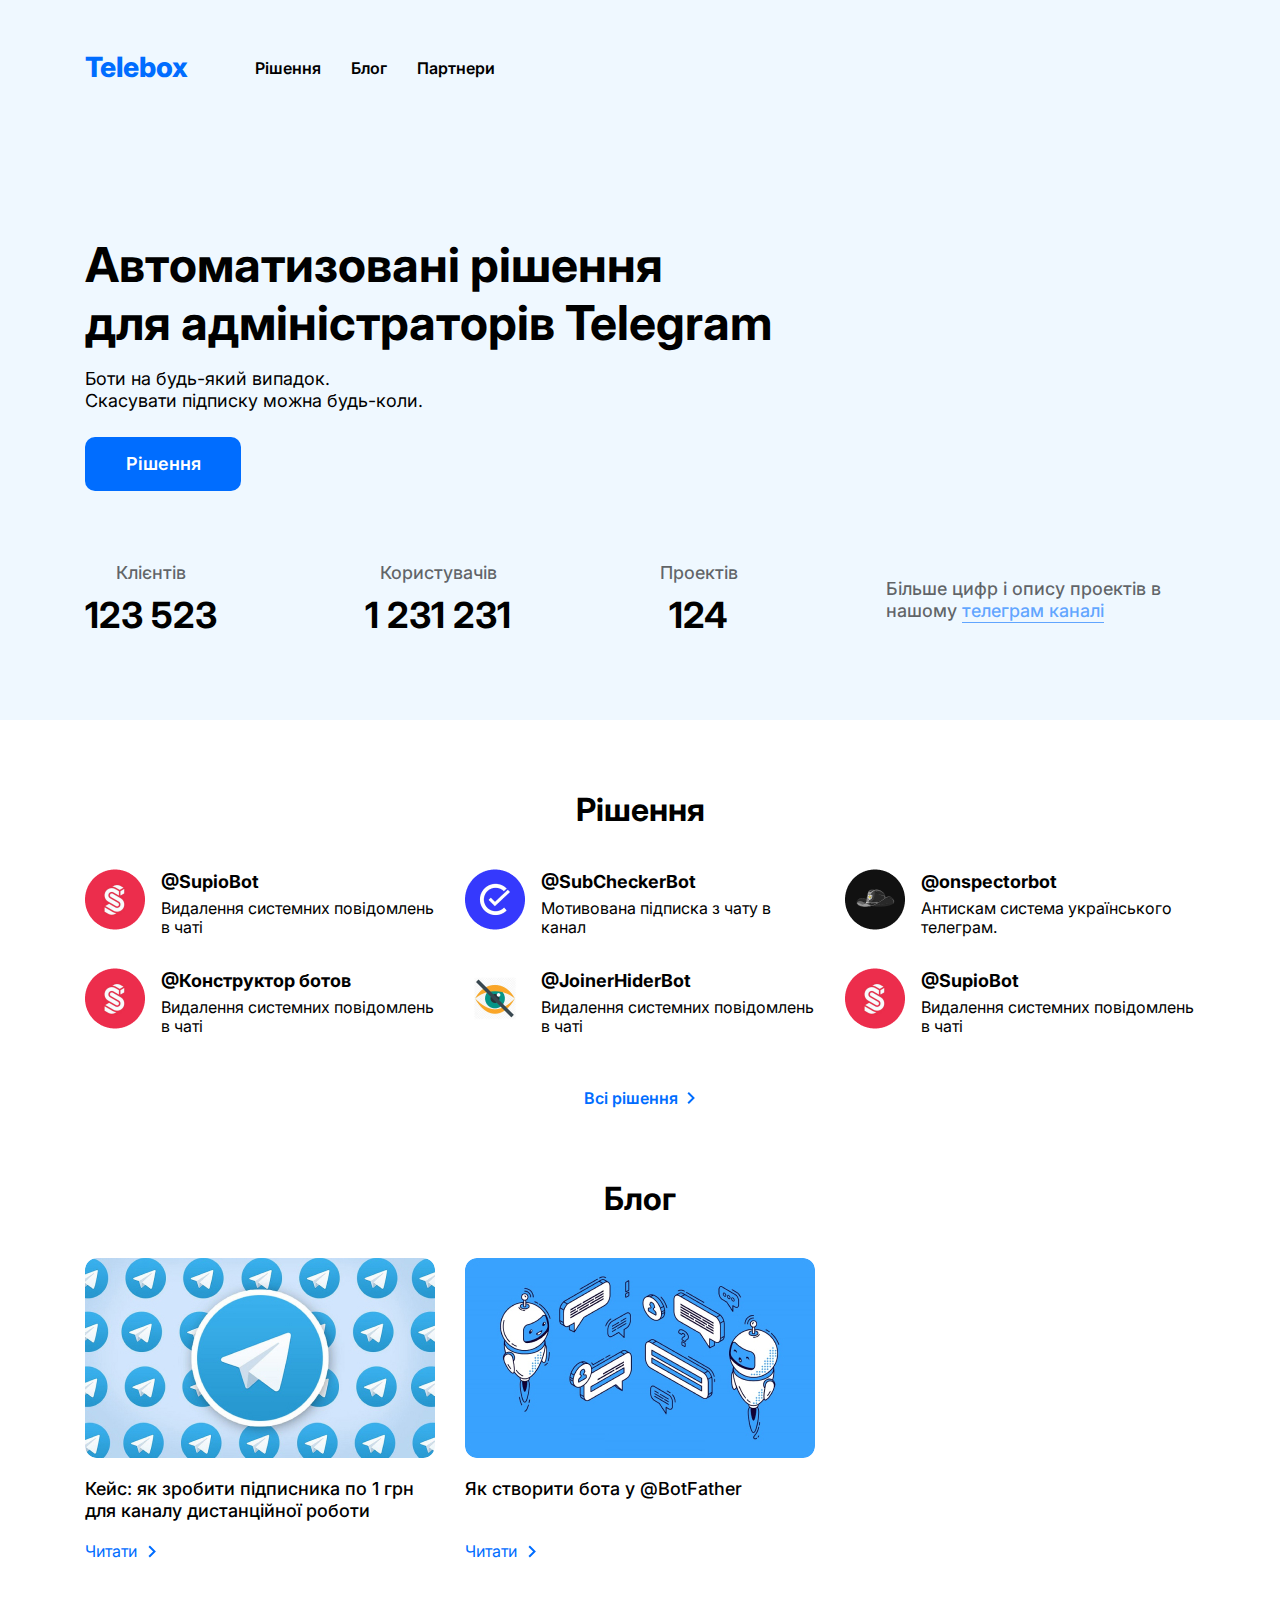
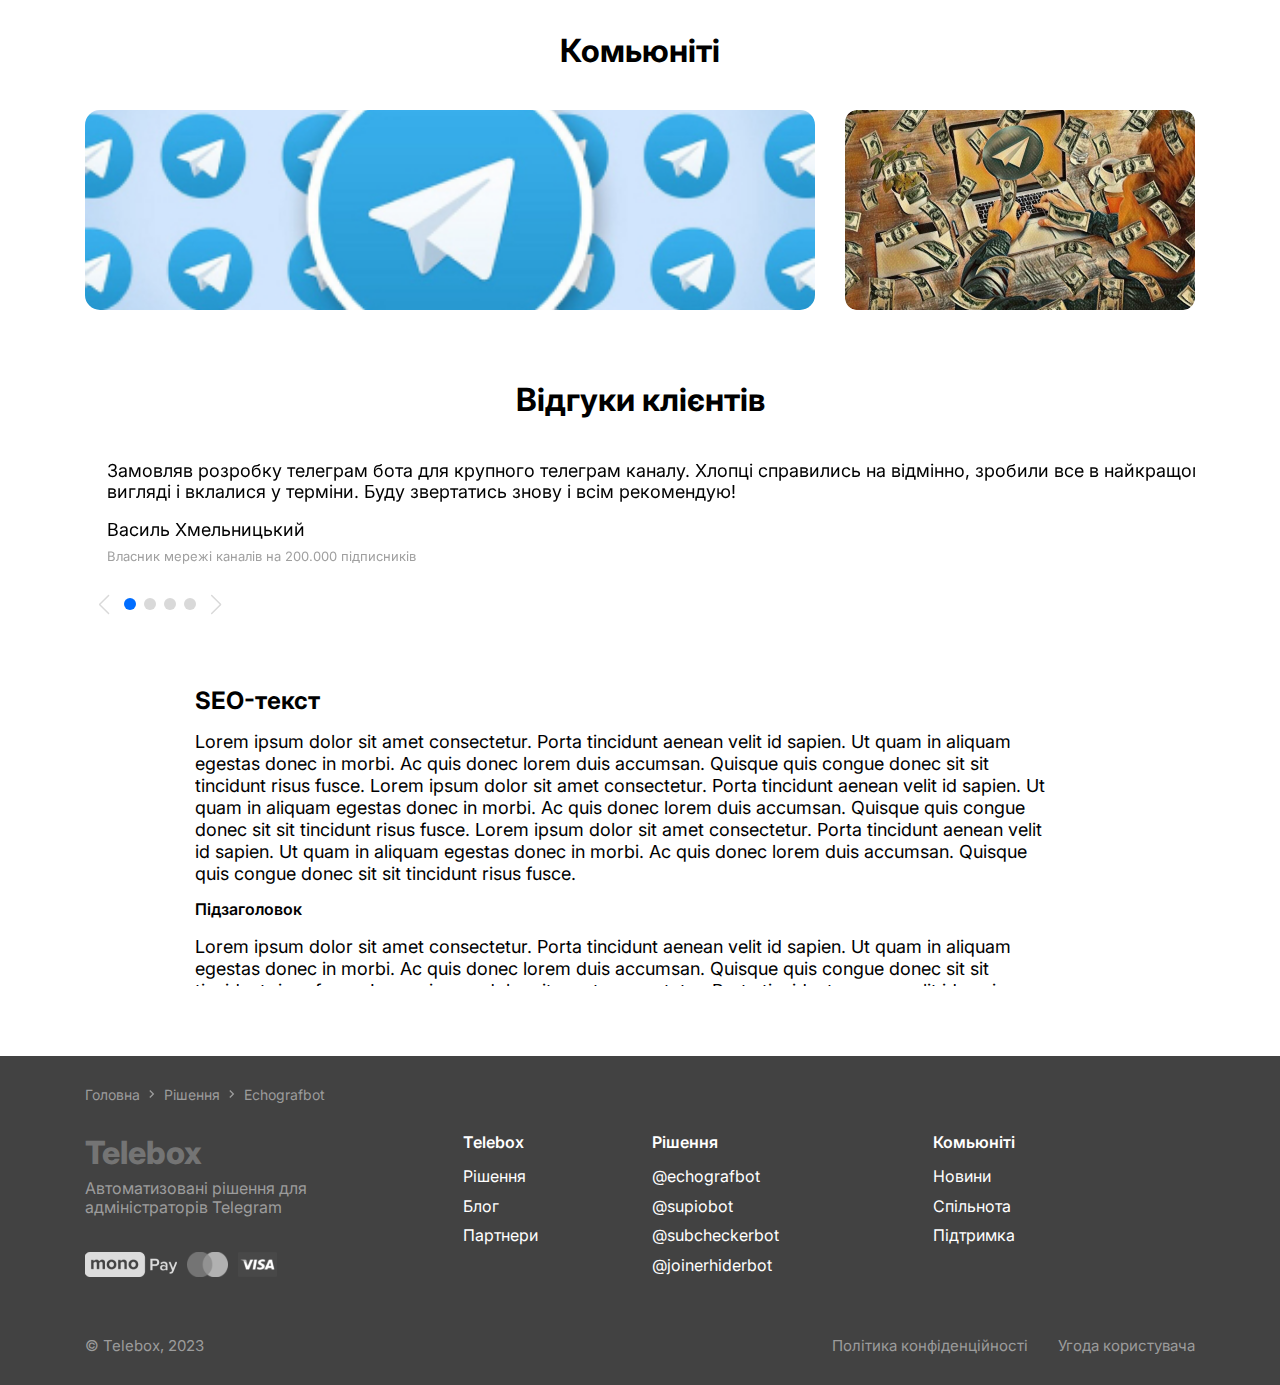
<file: index.html>
<!DOCTYPE html>
<html lang="uk">

<head>
	<meta charset="UTF-8">
	<meta name="viewport" content="width=device-width, initial-scale=1.0">
	<script src="https://code.jquery.com/jquery-3.6.1.min.js"></script>
	<link rel="stylesheet" href="https://cdn.jsdelivr.net/npm/swiper@9/swiper-bundle.min.css">
	<link rel="stylesheet" href="css/style.css">
	<title>Telebox</title>
</head>

<body>
	<div class="wrapper">
		<header class="wrapper__header header">
			<div class="header__container">
				<div class="header__logo ">Telebox</div>
				<nav class="header__menu menu">
					<ul class="menu__list">
						<li class="menu__item">
							<a href="decision.html" class="menu__link ">Рішення</a>
						</li>
						<li class="menu__item">
							<a href="blog.html" class="menu__link ">Блог</a>
						</li>
						<li class="menu__item">
							<a href="partners.html" class="menu__link ">Партнери</a>
						</li>
						<li class="menu__item disable">
							<a href="https://t.me/teleboxsupportbot" target="_blank" class="menu__link ">Підтримка</a>
						</li>
					</ul>
				</nav>
				<button class="header__burger"><span></span></button>
			</div>
		</header>
		<main class="page">
			<section class="page__main main">
				<div class="main__container">
					<div class="main__content">
						<h1 class="main__title ">Автоматизовані рішення <br> для адміністраторів Telegram</h1>
						<div class="main__text">
							<p>Боти на будь-який випадок.
								Скасувати підписку можна будь-коли.</p>
						</div>
						<a href="#decision" class="main__link">Рішення</a>
					</div>
					<div class="main__body main-body">
						<div class="main-body__column">
							<div class="main-body__name">Клієнтів</div>
							<div class="main-body__value">123 523</div>
						</div>
						<div class="main-body__column">
							<div class="main-body__name">Користувачів</div>
							<div class="main-body__value">1 231 231</div>
						</div>
						<div class="main-body__column">
							<div class="main-body__name">Проектів</div>
							<div class="main-body__value">124</div>
						</div>
						<div class="main-body__column">
							<div class="main-body__text">
								<p>Більше цифр і опису проектів в нашому <a href="https://t.me/+4WZuU0c3JUYwMDMy" target="_blank">
										телеграм каналі
									</a></p>
							</div>
						</div>
					</div>
				</div>
			</section>
			<section id="decision" class="page__decision page__decision_home decision">
				<div class="decision__container">
					<h2 class="decision__title title"> Рішення</h2>

					<div class="decision__body decision-body">
						<div class="decision-body__items item-tabs active">
							<div class="decision-body__item ">
								<div class="decision-body__image"> <a target="_blank" href="https://t.me/supiobot"> <img
											src="img/decision/decision__img1.png" alt="SupioBot"> </a></div>
								<div class="decision-body__content">
									<div class="decision-body__name"><a target="_blank" href="https://t.me/supiobot"> @SupioBot </a></div>
									<div class="decision-body__text">Видалення системних повідомлень в чаті</div>
								</div>
							</div>
							<div class="decision-body__item">
								<div class="decision-body__image"><a target="_blank" href="https://t.me/SubCheckerBot"> <img
											src="img/decision/decision__img2.png" alt="SupioBot"></a></div>
								<div class="decision-body__content">
									<div class="decision-body__name"> <a target="_blank" href="https://t.me/SubCheckerBot">@SubCheckerBot
										</a></div>
									<div class="decision-body__text">Мотивована підписка з чату в канал</div>
								</div>
							</div>
							<div class="decision-body__item">
								<div class="decision-body__image"><a target="_blank" href="https://t.me/onspectorbot"> <img
											src="img/decision/decision__img4.png" alt="SupioBot"> </a></div>
								<div class="decision-body__content">
									<div class="decision-body__name"><a target="_blank" href="https://t.me/onspectorbot"> @onspectorbot
										</a>
									</div>
									<div class="decision-body__text">Антискам система українського телеграм.</div>
								</div>
							</div>
							<div class="decision-body__item">
								<div class="decision-body__image"> <a target="_blank" href="https://t.me/supiobot"> <img
											src="img/decision/decision__img1.png" alt="@Конструктор ботов"> </a></div>
								<div class="decision-body__content">
									<div class="decision-body__name"><a target="_blank" href="https://t.me/supiobot">@Конструктор ботов
										</a>
									</div>
									<div class="decision-body__text">Видалення системних повідомлень в чаті</div>
								</div>
							</div>
							<div class="decision-body__item">
								<div class="decision-body__image"> <a target="_blank" href="https://t.me/joinerhidebot"> <img
											src="img/decision/decision__img3.png" alt="SupioBot"> </a></div>
								<div class="decision-body__content">
									<div class="decision-body__name"><a target="_blank" href="https://t.me/joinerhidebot">@JoinerHiderBot
										</a></div>
									<div class="decision-body__text">Видалення системних повідомлень в чаті</div>
								</div>
							</div>
							<div class="decision-body__item">
								<div class="decision-body__image"> <a target="_blank" href="https://t.me/supiobot"> <img
											src="img/decision/decision__img1.png" alt="SupioBot"> </a></div>
								<div class="decision-body__content">
									<div class="decision-body__name"><a target="_blank" href="https://t.me/supiobot"> @SupioBot </a></div>
									<div class="decision-body__text">Видалення системних повідомлень в чаті</div>
								</div>
							</div>
						</div>
					</div>
					<a href="decision.html" class="decision__link">Всі рішення</a>
				</div>
			</section>
			<section class="page__blog page__blog_home  blog">
				<div class="blog__container">
					<h2 class="blog__title title">Блог</h2>
					<div class="blog__body blog-body">
						<!-- <div class="blog-body__column">
							<a href="#" class="blog-body__img"><img src="img/blog/blog_img1.jpg" alt="telegram"></a>
							<div class="blog-body__text">
								<a href="#">Кейс: як зробити підписника по 1 грн для каналу дистанційної роботи</a>
							</div>
							<a href="#" class="blog-body__link">Читати</a>
						</div> -->
						<!-- <div class="blog-body__column">
							<a href="#" class="blog-body__img"><img src="img/blog/blog_img2.jpg" alt="bot"></a>
							<div class="blog-body__text">
								<a href="#">Як створити бота у @BotFather</a>
							</div>
							<a href="#" class="blog-body__link">Читати</a>
						</div> -->
						<!-- <div class="blog-body__column">
							<a href="#" class="blog-body__img"><img src="img/blog/blog_img3.jpg" alt="chat-bot"></a>
							<div class="blog-body__text">
								<a href="#">Як підвищити доход втричі на боті-привітанні</a>
							</div>
							<a href="#" class="blog-body__link">Читати</a>
						</div> -->
						<div class="blog-body__column">
							<a href="page_instruction.html" class="blog-body__img"><img src="img/blog/blog_img1.jpg"
									alt="telegram"></a>
							<div class="blog-body__text">
								<a href="page_instruction.html">Кейс: як зробити підписника по 1 грн для каналу дистанційної роботи</a>
							</div>
							<a href="page_instruction.html" class="blog-body__link">Читати</a>
						</div>
						<div class="blog-body__column">
							<a href="page_blog.html" class="blog-body__img"><img src="img/blog/blog_img2.jpg" alt="bot"></a>
							<div class="blog-body__text">
								<a href="page_blog.html">Як створити бота у @BotFather</a>
							</div>
							<a href="page_blog.html" class="blog-body__link">Читати</a>
						</div>

					</div>

				</div>
			</section>
			<section class="community">
				<div class="community__container">
					<h2 class="community__title title">Комьюніті</h2>
					<div class="community__body community-body">
						<a href="#" class="community-body__item community-body__item_big"><img src="img/blog/blog_img1.jpg"
								alt="programming"></a>
						<a href="#" class="community-body__item"><img src="img/blog/blog_img3.jpg" alt="programming"></a>
					</div>
				</div>
			</section>
			<section class="reviews">
				<div class="reviews__container">
					<h2 class="reviews__title title">Відгуки клієнтів</h2>
					<div class="reviews__swiper swiper">
						<div class="reviews__wrapper swiper-wrapper">
							<div class="reviews__slide swiper-slide">
								<div class="swiper-slide__text">
									<p>Замовляв розробку телеграм бота для крупного телеграм каналу. Хлопці справились на відмінно,
										зробили все в найкращому
										вигляді і вклалися у терміни. Буду звертатись знову і всім рекомендую!</p>
								</div>
								<div class="swiper-slide__author">Василь Хмельницький</div>
								<div class="swiper-slide__about-autor">
									Власник мережі каналів на 200.000 підписників</div>
							</div>
							<div class="reviews__slide swiper-slide">
								<div class="swiper-slide__text">
									<p>Замовляв розробку телеграм бота для крупного телеграм каналу. Хлопці справились на відмінно,
										зробили все в найкращому
										вигляді і вклалися у терміни. Буду звертатись знову і всім рекомендую!</p>
								</div>
								<div class="swiper-slide__author">Василь Хмельницький</div>
								<div class="swiper-slide__about-autor">
									Власник мережі каналів на 200.000 підписників</div>
							</div>
							<div class="reviews__slide swiper-slide">
								<div class="swiper-slide__text">
									<p>Замовляв розробку телеграм бота для крупного телеграм каналу. Хлопці справились на відмінно,
										зробили все в найкращому
										вигляді і вклалися у терміни. Буду звертатись знову і всім рекомендую!</p>
								</div>
								<div class="swiper-slide__author">Василь Хмельницький</div>
								<div class="swiper-slide__about-autor">
									Власник мережі каналів на 200.000 підписників</div>
							</div>
							<div class="reviews__slide swiper-slide">
								<div class="swiper-slide__text">
									<p>Замовляв розробку телеграм бота для крупного телеграм каналу. Хлопці справились на відмінно,
										зробили все в найкращому
										вигляді і вклалися у терміни. Буду звертатись знову і всім рекомендую!</p>
								</div>
								<div class="swiper-slide__author">Василь Хмельницький</div>
								<div class="swiper-slide__about-autor">
									Власник мережі каналів на 200.000 підписників</div>
							</div>
						</div>
						<div class="reviews__swiper-navigation">
							<div class="reviews__swiper-button-prev swiper-button-prev"></div>
							<div class="reviews__swiper-pagination swiper-pagination"></div>
							<div class="reviews__swiper-button-next swiper-button-next"></div>
						</div>
					</div>
				</div>
			</section>
			<section class="seo">
				<div class="seo__container">
					<div class="seo__content">
						<h2 class="seo__title ">SEO-текст</h2>
						<div class="seo__text">
							<p>Lorem ipsum dolor sit amet consectetur. Porta tincidunt aenean velit id sapien. Ut quam in aliquam
								egestas donec in
								morbi. Ac quis donec lorem duis accumsan. Quisque quis congue donec sit sit tincidunt risus fusce. Lorem
								ipsum dolor sit
								amet consectetur. Porta tincidunt aenean velit id sapien. Ut quam in aliquam egestas donec in morbi. Ac
								quis donec lorem
								duis accumsan. Quisque quis congue donec sit sit tincidunt risus fusce. Lorem ipsum dolor sit amet
								consectetur. Porta
								tincidunt aenean velit id sapien. Ut quam in aliquam egestas donec in morbi. Ac quis donec lorem duis
								accumsan. Quisque
								quis congue donec sit sit tincidunt risus fusce.
							</p>
						</div>
						<h3 class="seo__sub-title ">Підзаголовок</h3>
						<div class="seo__text">
							<p>Lorem ipsum dolor sit amet consectetur. Porta tincidunt aenean velit id sapien. Ut quam in aliquam
								egestas donec in
								morbi. Ac quis donec lorem duis accumsan. Quisque quis congue donec sit sit tincidunt risus fusce. Lorem
								ipsum dolor sit
								amet consectetur. Porta tincidunt aenean velit id sapien.</p>
							<p>Lorem ipsum dolor sit amet consectetur. Porta tincidunt aenean velit id sapien. Ut quam in aliquam
								egestas donec in
								morbi. Ac quis donec lorem duis accumsan. Quisque quis congue donec sit sit tincidunt risus fusce. Lorem
								ipsum dolor sit
								amet consectetur. Porta tincidunt aenean velit id sapien.</p>
						</div>
						<h3 class="seo__sub-title ">Підзаголовок</h3>
						<div class="seo__text">
							<p>Lorem ipsum dolor sit amet consectetur adipisicing elit. Nobis modi fugit illo fugiat itaque delectus
								minima perferendis magnam ullam placeat corrupti, nisi aperiam ipsa rerum harum esse sapiente possimus
								sit.
								Officia dolor nostrum, enim assumenda temporibus eius sit cum rem doloremque, culpa ullam recusandae
								beatae, amet labore a quisquam distinctio optio adipisci quis doloribus sint consequuntur tempora sunt.
								Possimus, nam?
								Laboriosam illum minus dolore rerum. Beatae iusto, nesciunt libero, ut dolor animi eveniet totam magni,
								nihil explicabo assumenda deleniti debitis rem dolorum dolorem quasi itaque repellat odio in? Obcaecati,
								libero?
								Praesentium qui architecto itaque a libero aliquam recusandae, quisquam debitis blanditiis maxime totam
								asperiores magnam sapiente minima, repudiandae eligendi, excepturi corrupti. Explicabo nemo corporis
								debitis reprehenderit minima facilis beatae et?
								Fugiat adipisci voluptas molestias consequatur voluptatem quaerat, a accusamus ipsum sed obcaecati dolor
								nam ut facere voluptate nobis corporis voluptatum, beatae porro atque. Reiciendis tempora temporibus,
								doloribus velit iure voluptatum?
								Sint, officiis. Aliquid sapiente ut nam modi iusto animi exercitationem laudantium nisi voluptatibus
								assumenda rerum qui quo quidem aperiam blanditiis aliquam minima dolores, fuga molestiae libero
								explicabo repellendus reiciendis voluptates.
								Quisquam, explicabo delectus veritatis, voluptatibus praesentium doloribus hic eos fugit earum esse
								impedit sunt placeat harum enim repellat optio sint! Fugiat quis laudantium sed voluptas distinctio enim
								ratione eius et.
								Doloribus facilis porro aliquid quidem molestiae fugit culpa tenetur praesentium. Fugiat quo assumenda
								eius, atque ratione officiis, delectus esse molestiae enim sed quam harum consequuntur asperiores
								tenetur neque. Aperiam, veniam?</p>
						</div>
					</div>

				</div>
			</section>
		</main>
		<footer class="wrapper__footer footer">
			<div class="footer__container">
				<div class="footer__bread-crumbs bread-crumbs">
					<a href="index.html" class="bread-crumbs__next active">Головна</a>
					<a href="decision.html" class="bread-crumbs__next">Рішення</a>
					<a href="#" class="bread-crumbs__next">Echografbot</a>

				</div>
				<div class="footer__body footer-body">
					<div class="footer-body__main">
						<a class="footer-body__logo active" href="index.html">Telebox</a>

						<div class="footer-body__label">Автоматизовані рішення для адміністраторів Telegram</div>
						<div class="footer-body__row">
							<a href="#"><img src="img/footer/footer_mono.png" alt="monobank"></a>
							<a href="#"><img src="img/footer/footer_mastercard.svg" alt="mastercard"></a>
							<a href="#"><img src="img/footer/footer_visa.svg" alt="visa"></a>
						</div>
					</div>
					<div class="footer-body__box one">
						<div class="footer-body__column ">
							<h4 class="footer-body__title">Telebox</h4>
							<ul class="footer-body__list ">
								<li class="footer-body__item"><a href="decision.html" class="footer-body__link">Рішення</a></li>
								<li class="footer-body__item"><a href="blog.html" class="footer-body__link">Блог</a></li>
								<li class="footer-body__item"><a href="partners.html" class="footer-body__link">Партнери</a></li>
							</ul>
						</div>
						<div class="footer-body__column">
							<h4 class="footer-body__title">Рішення</h4>
							<ul class="footer-body__list">
								<li class="footer-body__item">
									<a href="https://t.me/onspectorbot" target="_blank" class="footer-body__link">@echografbot</a>
								</li>
								<li class="footer-body__item">
									<a href="https://t.me/supiobot" target="_blank" class="footer-body__link">@supiobot</a>
								</li>
								<li class="footer-body__item">
									<a href="https://t.me/SubCheckerBot" target="_blank" class="footer-body__link">@subcheckerbot</a>
								</li>
								<li class="footer-body__item">
									<a href="https://t.me/joinerhidebot" target="_blank" class="footer-body__link">@joinerhiderbot</a>
								</li>
							</ul>
						</div>
						<div class="footer-body__column">
							<h4 class="footer-body__title">Комьюніті</h4>
							<ul class="footer-body__list">
								<li class="footer-body__item"><a href="https://t.me/+Okimyvsgyuk2Mzcy" target="_blank"
										class="footer-body__link">Новини</a></li>
								<li class="footer-body__item"><a href=" https://t.me/+KJ2lGECePN41MjVi" target="_blank"
										class="footer-body__link">Спільнота</a></li>
								<li class="footer-body__item"><a href=" https://t.me/teleboxsupportbot" target="_blank"
										class="footer-body__link">Підтримка</a></li>
							</ul>
						</div>
					</div>

				</div>
				<div class="footer__out-row out-row">
					<div class="out-row__copyright">© Telebox, 2023</div>
					<a href="#" class="out-row__privacy">Політика конфіденційності</a>
					<a href="#" class="out-row__agreement">Угода користувача</a>
				</div>
			</div>
		</footer>
	</div>
	<script src="https://cdn.jsdelivr.net/npm/swiper@9/swiper-bundle.min.js"></script>
	<script src="js/script.js"></script>
</body>

</html>
</file>
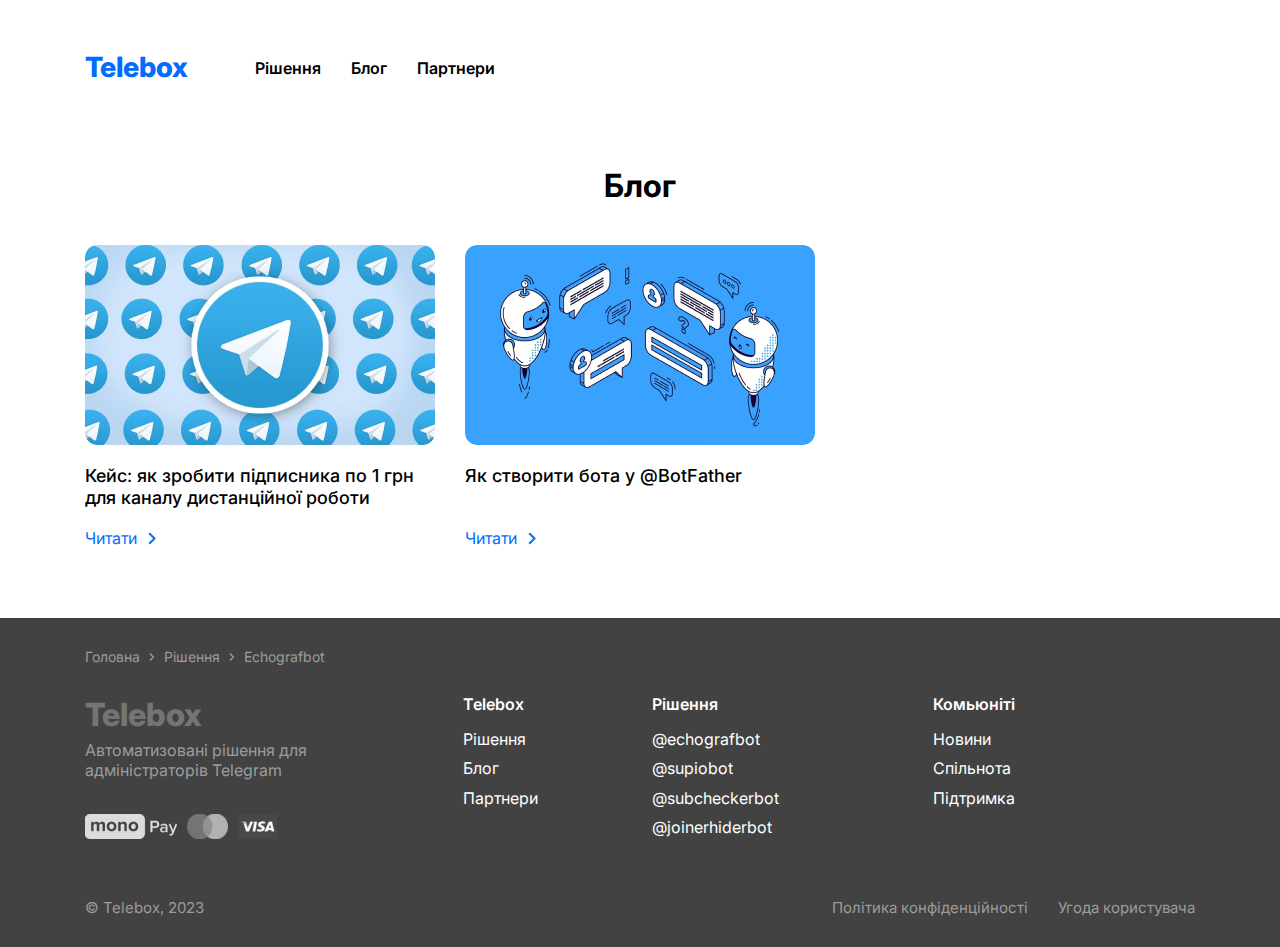
<file: blog.html>
<!DOCTYPE html>
<html lang="uk">

<head>
  <meta charset="UTF-8">
  <meta name="viewport" content="width=device-width, initial-scale=1.0">
  <script src="https://code.jquery.com/jquery-3.6.1.min.js"></script>
  <link rel="stylesheet" href="https://cdn.jsdelivr.net/npm/swiper@9/swiper-bundle.min.css">
  <link rel="stylesheet" href="css/style.css">
  <title>Telebox</title>
</head>

<body>
  <div class="wrapper">
    <header class="wrapper__header wrapper__header_white header">
      <div class="header__container">
        <div class="header__logo"><a href="index.html">Telebox</a></div>
        <nav class="header__menu menu">
          <ul class="menu__list">
            <li class="menu__item">
              <a href="decision.html" class="menu__link ">Рішення</a>
            </li>
            <li class="menu__item">
              <a href="blog.html" class="menu__link active">Блог</a>
            </li>
            <li class="menu__item">
              <a href="partners.html" class="menu__link ">Партнери</a>
            </li>
            <li class="menu__item disable">
              <a href="https://t.me/teleboxsupportbot" target="_blank" class="menu__link ">Підтримка</a>
            </li>
          </ul>
        </nav>
        <button class="header__burger"><span></span></button>
      </div>
    </header>
    <main class="page">
      <section class="page__blog  blog">
        <div class="blog__container">
          <h2 class="blog__title title">Блог</h2>
          <div class="blog__body blog-body">
            <div class="blog-body__column">
              <a href="page_instruction.html" class="blog-body__img"><img src="img/blog/blog_img1.jpg"
                  alt="telegram"></a>
              <div class="blog-body__text">
                <a href="page_instruction.html">Кейс: як зробити підписника по 1 грн для каналу дистанційної роботи</a>
              </div>
              <a href="page_instruction.html" class="blog-body__link">Читати</a>
            </div>
            <div class="blog-body__column">
              <a href="page_blog.html" class="blog-body__img"><img src="img/blog/blog_img2.jpg" alt="bot"></a>
              <div class="blog-body__text">
                <a href="page_blog.html">Як створити бота у @BotFather</a>
              </div>
              <a href="page_blog.html" class="blog-body__link">Читати</a>
            </div>
            <!-- <div class="blog-body__column">
              <a href="#" class="blog-body__img"><img src="img/blog/blog_img3.jpg" alt="chat-bot"></a>
              <div class="blog-body__text">
                <a href="#">Як підвищити доход втричі на боті-привітанні</a>
              </div>
              <a href="#" class="blog-body__link">Читати</a>
            </div> -->

          </div>

        </div>
      </section>
    </main>
    <footer class="wrapper__footer footer">
      <div class="footer__container">
        <div class="footer__bread-crumbs bread-crumbs">
          <a href="index.html" class="bread-crumbs__next ">Головна</a>
          <a href="decision.html" class="bread-crumbs__next">Рішення</a>
          <a href="#" class="bread-crumbs__next">Echografbot</a>
        </div>
        <div class="footer__body footer-body">
          <div class="footer-body__main">
            <a class="footer-body__logo " href="index.html">Telebox</a>
            <div class="footer-body__label">Автоматизовані рішення для адміністраторів Telegram</div>
            <div class="footer-body__row">
              <a href="#"><img src="img/footer/footer_mono.png" alt="monobank"></a>
              <a href="#"><img src="img/footer/footer_mastercard.svg" alt="mastercard"></a>
              <a href="#"><img src="img/footer/footer_visa.svg" alt="visa"></a>
            </div>
          </div>
          <div class="footer-body__box one">
            <div class="footer-body__column ">
              <h4 class="footer-body__title">Telebox</h4>
              <ul class="footer-body__list ">
                <li class="footer-body__item"><a href="decision.html" class="footer-body__link">Рішення</a></li>
                <li class="footer-body__item"><a href="blog.html" class="footer-body__link">Блог</a></li>
                <li class="footer-body__item"><a href="partners.html" class="footer-body__link">Партнери</a></li>
              </ul>
            </div>
            <div class="footer-body__column">
              <h4 class="footer-body__title">Рішення</h4>
              <ul class="footer-body__list">
                <li class="footer-body__item">
                  <a href="https://t.me/onspectorbot" target="_blank" class="footer-body__link">@echografbot</a>
                </li>
                <li class="footer-body__item">
                  <a href="https://t.me/supiobot" target="_blank" class="footer-body__link">@supiobot</a>
                </li>
                <li class="footer-body__item">
                  <a href="https://t.me/SubCheckerBot" target="_blank" class="footer-body__link">@subcheckerbot</a>
                </li>
                <li class="footer-body__item">
                  <a href="https://t.me/joinerhidebot" target="_blank" class="footer-body__link">@joinerhiderbot</a>
                </li>
              </ul>
            </div>
            <div class="footer-body__column">
              <h4 class="footer-body__title">Комьюніті</h4>
              <ul class="footer-body__list">
                <li class="footer-body__item"><a href="https://t.me/+Okimyvsgyuk2Mzcy" target="_blank"
                    class="footer-body__link">Новини</a></li>
                <li class="footer-body__item"><a href=" https://t.me/+KJ2lGECePN41MjVi" target="_blank"
                    class="footer-body__link">Спільнота</a></li>
                <li class="footer-body__item"><a href=" https://t.me/teleboxsupportbot" target="_blank"
                    class="footer-body__link">Підтримка</a></li>
              </ul>
            </div>
          </div>

        </div>
        <div class="footer__out-row out-row">
          <div class="out-row__copyright">© Telebox, 2023</div>
          <a href="#" class="out-row__privacy">Політика конфіденційності</a>
          <a href="#" class="out-row__agreement">Угода користувача</a>
        </div>
      </div>
    </footer>
  </div>
  <script src="https://cdn.jsdelivr.net/npm/swiper@9/swiper-bundle.min.js"></script>
  <script src="js/script.js"></script>
</body>

</html>
</file>
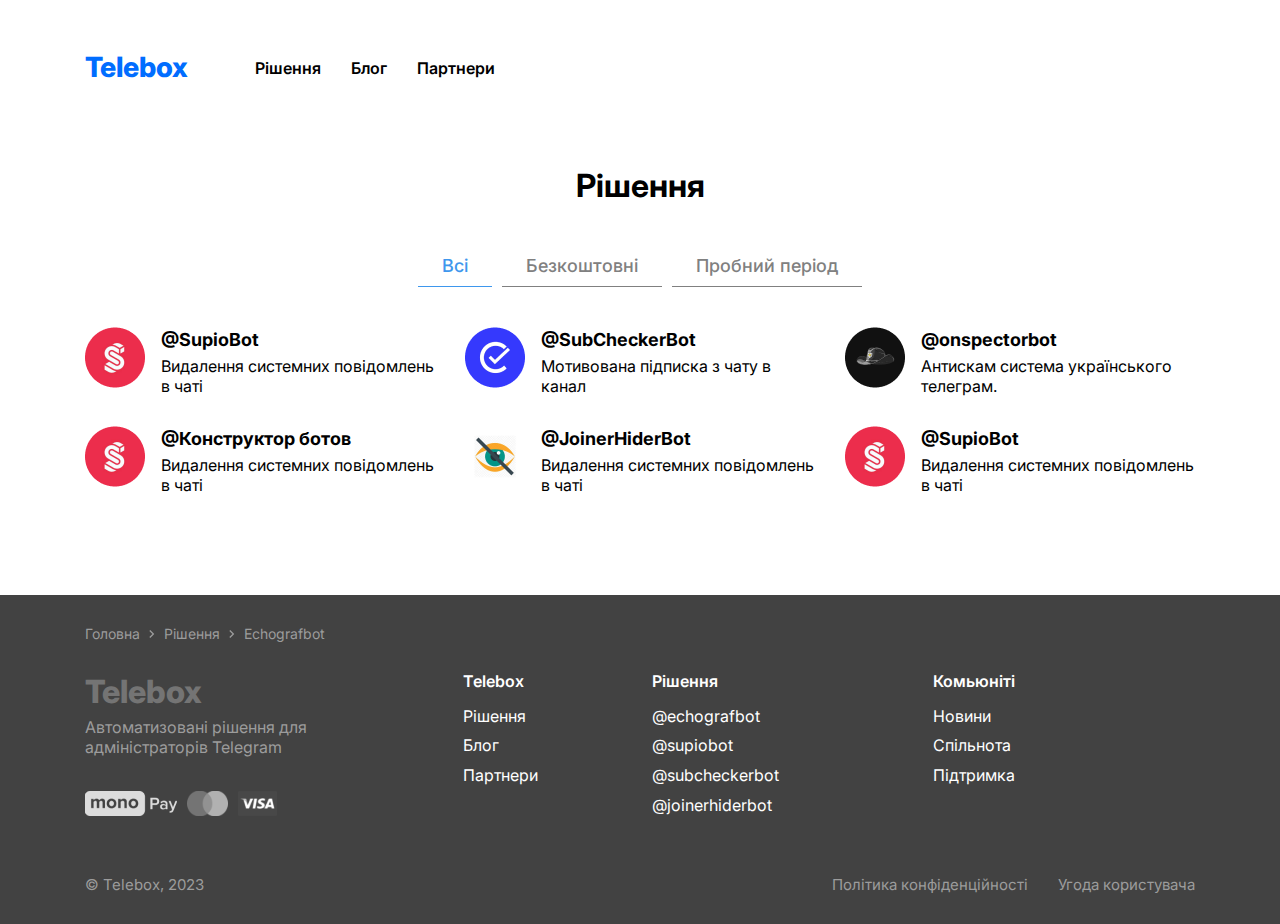
<file: decision.html>
<!DOCTYPE html>
<html lang="uk">

<head>
  <meta charset="UTF-8">
  <meta name="viewport" content="width=device-width, initial-scale=1.0">
  <script src="https://code.jquery.com/jquery-3.6.1.min.js"></script>
  <link rel="stylesheet" href="https://cdn.jsdelivr.net/npm/swiper@9/swiper-bundle.min.css">
  <link rel="stylesheet" href="css/style.css">
  <title>Telebox</title>
</head>

<body>
  <div class="wrapper">
    <header class="wrapper__header wrapper__header_white header">
      <div class="header__container">
        <div class="header__logo "><a href="index.html">Telebox</a></div>
        <nav class="header__menu menu">
          <ul class="menu__list">
            <li class="menu__item">
              <a href="decision.html" class="menu__link active">Рішення</a>
            </li>
            <li class="menu__item">
              <a href="blog.html" class="menu__link ">Блог</a>
            </li>
            <li class="menu__item">
              <a href="partners.html" class="menu__link ">Партнери</a>
            </li>
            <li class="menu__item disable">
              <a href="https://t.me/teleboxsupportbot" target="_blank" class="menu__link ">Підтримка</a>
            </li>
          </ul>
        </nav>
        <button class="header__burger"><span></span></button>
      </div>
    </header>
    <main class="page">
      <section class="page__decision decision">
        <div class="decision__container">
          <h2 class="decision__title title">Рішення</h2>
          <div class="decision__categories decision-categories">
            <button type="button" class="decision-categories__item active">Всі</button>
            <button type="button" class="decision-categories__item">Безкоштовні</button>
            <button type="button" class="decision-categories__item">Пробний період</button>
          </div>
          <div class="decision__body decision-body">
            <div class="decision-body__items item-tabs active">
              <div class="decision-body__item ">
                <div class="decision-body__image">
                  <a target="_blank" href="https://t.me/supiobot">
                    <img src="img/decision/decision__img1.png" alt="SupioBot"> </a>
                </div>
                <div class="decision-body__content">
                  <div class="decision-body__name"><a target="_blank" href="https://t.me/supiobot"> @SupioBot </a></div>
                  <div class="decision-body__text">Видалення системних повідомлень в чаті</div>
                </div>
              </div>
              <div class="decision-body__item">
                <div class="decision-body__image"><a target="_blank" href="https://t.me/SubCheckerBot"> <img
                      src="img/decision/decision__img2.png" alt="SupioBot"></a></div>
                <div class="decision-body__content">
                  <div class="decision-body__name"> <a target="_blank" href="https://t.me/SubCheckerBot">@SubCheckerBot
                    </a></div>
                  <div class="decision-body__text">Мотивована підписка з чату в канал</div>
                </div>
              </div>
              <div class="decision-body__item">
                <div class="decision-body__image"><a target="_blank" href="https://t.me/onspectorbot"> <img
                      src="img/decision/decision__img4.png" alt="SupioBot"> </a></div>
                <div class="decision-body__content">
                  <div class="decision-body__name"><a target="_blank" href="https://t.me/onspectorbot"> @onspectorbot
                    </a>
                  </div>
                  <div class="decision-body__text">Антискам система українського телеграм.</div>
                </div>
              </div>
              <div class="decision-body__item">
                <div class="decision-body__image"> <a target="_blank" href="https://t.me/supiobot"> <img
                      src="img/decision/decision__img1.png" alt="@Конструктор ботов"> </a></div>
                <div class="decision-body__content">
                  <div class="decision-body__name"><a target="_blank" href="https://t.me/supiobot">@Конструктор ботов
                    </a>
                  </div>
                  <div class="decision-body__text">Видалення системних повідомлень в чаті</div>
                </div>
              </div>
              <div class="decision-body__item">
                <div class="decision-body__image"> <a target="_blank" href="https://t.me/joinerhidebot"> <img
                      src="img/decision/decision__img3.png" alt="SupioBot"> </a></div>
                <div class="decision-body__content">
                  <div class="decision-body__name"><a target="_blank" href="https://t.me/joinerhidebot">@JoinerHiderBot
                    </a></div>
                  <div class="decision-body__text">Видалення системних повідомлень в чаті</div>
                </div>
              </div>
              <div class="decision-body__item">
                <div class="decision-body__image"> <a target="_blank" href="https://t.me/supiobot"> <img
                      src="img/decision/decision__img1.png" alt="SupioBot"> </a></div>
                <div class="decision-body__content">
                  <div class="decision-body__name"><a target="_blank" href="https://t.me/supiobot"> @SupioBot </a></div>
                  <div class="decision-body__text">Видалення системних повідомлень в чаті</div>
                </div>
              </div>
            </div>
            <div class="decision-body__items item-tabs">

              <div class="decision-body__item">
                <div class="decision-body__image"><a target="_blank" href="https://t.me/SubCheckerBot"> <img
                      src="img/decision/decision__img2.png" alt="SupioBot"></a></div>
                <div class="decision-body__content">
                  <div class="decision-body__name"> <a target="_blank" href="https://t.me/SubCheckerBot">@SubCheckerBot
                    </a></div>
                  <div class="decision-body__text">Мотивована підписка з чату в канал</div>
                </div>
              </div>
              <div class="decision-body__item">
                <div class="decision-body__image"><a target="_blank" href="https://t.me/onspectorbot"> <img
                      src="img/decision/decision__img4.png" alt="SupioBot"> </a></div>
                <div class="decision-body__content">
                  <div class="decision-body__name"><a target="_blank" href="https://t.me/onspectorbot"> @onspectorbot
                    </a>
                  </div>
                  <div class="decision-body__text">Антискам система українського телеграм.</div>
                </div>
              </div>

              <div class="decision-body__item">
                <div class="decision-body__image"> <a target="_blank" href="https://t.me/joinerhidebot"> <img
                      src="img/decision/decision__img3.png" alt="SupioBot"> </a></div>
                <div class="decision-body__content">
                  <div class="decision-body__name"><a target="_blank" href="https://t.me/joinerhidebot">@JoinerHiderBot
                    </a></div>
                  <div class="decision-body__text">Видалення системних повідомлень в чаті</div>
                </div>
              </div>
              <div class="decision-body__item">
                <div class="decision-body__image"> <a target="_blank" href="https://t.me/supiobot"> <img
                      src="img/decision/decision__img1.png" alt="SupioBot"> </a></div>
                <div class="decision-body__content">
                  <div class="decision-body__name"><a target="_blank" href="https://t.me/supiobot"> @SupioBot </a></div>
                  <div class="decision-body__text">Видалення системних повідомлень в чаті</div>
                </div>
              </div>
            </div>
            <div class="decision-body__items item-tabs">

              <div class="decision-body__item">
                <div class="decision-body__image"> <a target="_blank" href="https://t.me/supiobot"> <img
                      src="img/decision/decision__img1.png" alt="@Конструктор ботов"> </a></div>
                <div class="decision-body__content">
                  <div class="decision-body__name"><a target="_blank" href="https://t.me/supiobot">@Конструктор ботов
                    </a>
                  </div>
                  <div class="decision-body__text">Видалення системних повідомлень в чаті</div>
                </div>
              </div>
              <div class="decision-body__item">
                <div class="decision-body__image"> <a target="_blank" href="https://t.me/joinerhidebot"> <img
                      src="img/decision/decision__img3.png" alt="SupioBot"> </a></div>
                <div class="decision-body__content">
                  <div class="decision-body__name"><a target="_blank" href="https://t.me/joinerhidebot">@JoinerHiderBot
                    </a></div>
                  <div class="decision-body__text">Видалення системних повідомлень в чаті</div>
                </div>
              </div>
              <div class="decision-body__item">
                <div class="decision-body__image"> <a target="_blank" href="https://t.me/supiobot"> <img
                      src="img/decision/decision__img1.png" alt="SupioBot"> </a></div>
                <div class="decision-body__content">
                  <div class="decision-body__name"><a target="_blank" href="https://t.me/supiobot"> @SupioBot </a></div>
                  <div class="decision-body__text">Видалення системних повідомлень в чаті</div>
                </div>
              </div>
            </div>
          </div>
        </div>
      </section>
    </main>
    <footer class="wrapper__footer footer">
      <div class="footer__container">
        <div class="footer__bread-crumbs bread-crumbs">
          <a href="index.html" class="bread-crumbs__next ">Головна</a>
          <a href="decision.html" class="bread-crumbs__next">Рішення</a>
          <a href="#" class="bread-crumbs__next">Echografbot</a>
        </div>
        <div class="footer__body footer-body">
          <div class="footer-body__main">
            <a class="footer-body__logo" href="index.html">Telebox</a>
            <div class="footer-body__label">Автоматизовані рішення для адміністраторів Telegram</div>
            <div class="footer-body__row">
              <a href="#"><img src="img/footer/footer_mono.png" alt="monobank"></a>
              <a href="#"><img src="img/footer/footer_mastercard.svg" alt="mastercard"></a>
              <a href="#"><img src="img/footer/footer_visa.svg" alt="visa"></a>
            </div>
          </div>
          <div class="footer-body__box  one">
            <div class="footer-body__column ">
              <h4 class="footer-body__title">Telebox</h4>
              <ul class="footer-body__list ">
                <li class="footer-body__item"><a href="decision.html" class="footer-body__link">Рішення</a></li>
                <li class="footer-body__item"><a href="blog.html" class="footer-body__link">Блог</a></li>
                <li class="footer-body__item"><a href="partners.html" class="footer-body__link">Партнери</a></li>
              </ul>
            </div>
            <div class="footer-body__column">
              <h4 class="footer-body__title">Рішення</h4>
              <ul class="footer-body__list">
                <li class="footer-body__item">
                  <a href="https://t.me/onspectorbot" target="_blank" class="footer-body__link">@echografbot</a>
                </li>
                <li class="footer-body__item">
                  <a href="https://t.me/supiobot" target="_blank" class="footer-body__link">@supiobot</a>
                </li>
                <li class="footer-body__item">
                  <a href="https://t.me/SubCheckerBot" target="_blank" class="footer-body__link">@subcheckerbot</a>
                </li>
                <li class="footer-body__item">
                  <a href="https://t.me/joinerhidebot" target="_blank" class="footer-body__link">@joinerhiderbot</a>
                </li>
              </ul>
            </div>

            <div class="footer-body__column">
              <h4 class="footer-body__title">Комьюніті</h4>
              <ul class="footer-body__list">
                <li class="footer-body__item">
                  <a href="https://t.me/+Okimyvsgyuk2Mzcy" target="_blank" class="footer-body__link">Новини</a>
                </li>
                <li class="footer-body__item">
                  <a href=" https://t.me/+KJ2lGECePN41MjVi" target="_blank" class="footer-body__link">Спільнота</a>
                </li>
                <li class="footer-body__item">
                  <a href=" https://t.me/teleboxsupportbot" target="_blank" class="footer-body__link">Підтримка</a>
                </li>
              </ul>
            </div>
          </div>

        </div>
        <div class="footer__out-row out-row">
          <div class="out-row__copyright">© Telebox, 2023</div>
          <a href="#" class="out-row__privacy">Політика конфіденційності</a>
          <a href="#" class="out-row__agreement">Угода користувача</a>
        </div>
      </div>
    </footer>
  </div>
  <script src="https://cdn.jsdelivr.net/npm/swiper@9/swiper-bundle.min.js"></script>
  <script src="js/script.js"></script>
</body>

</html>
</file>
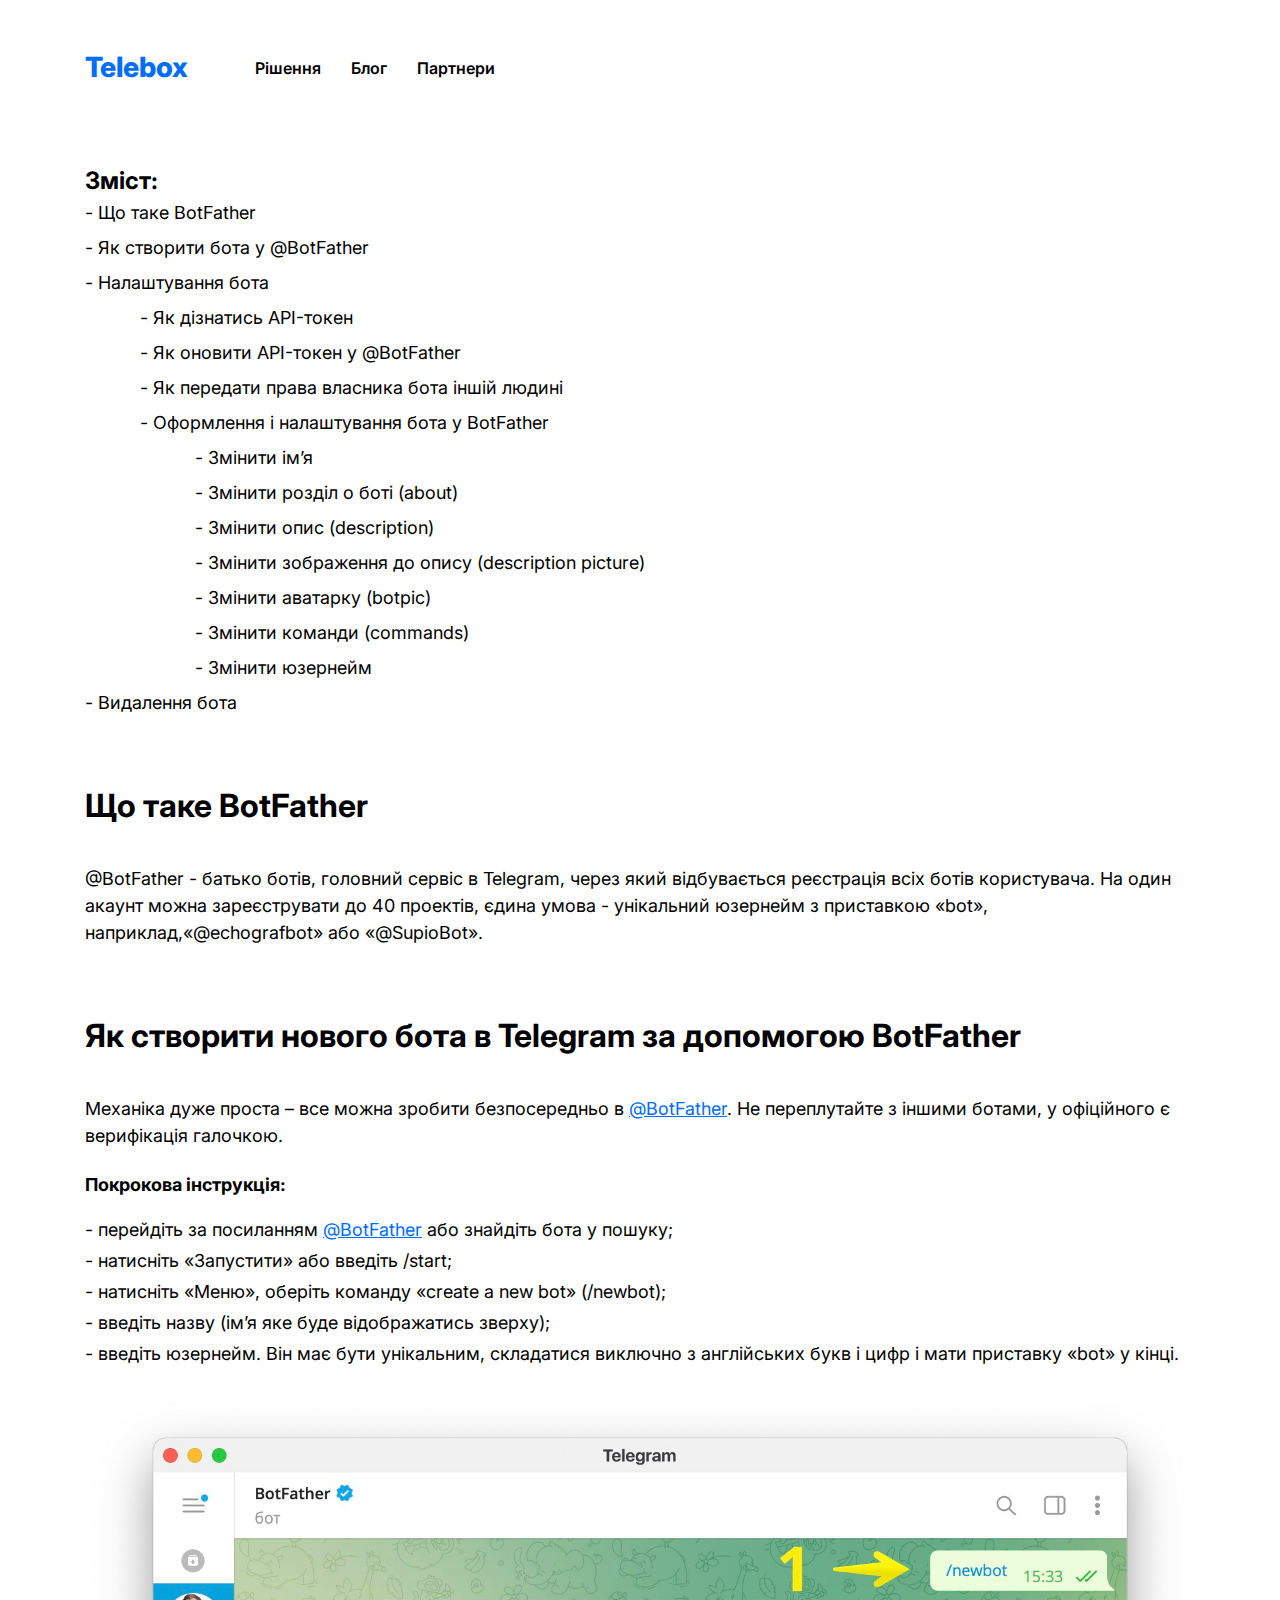
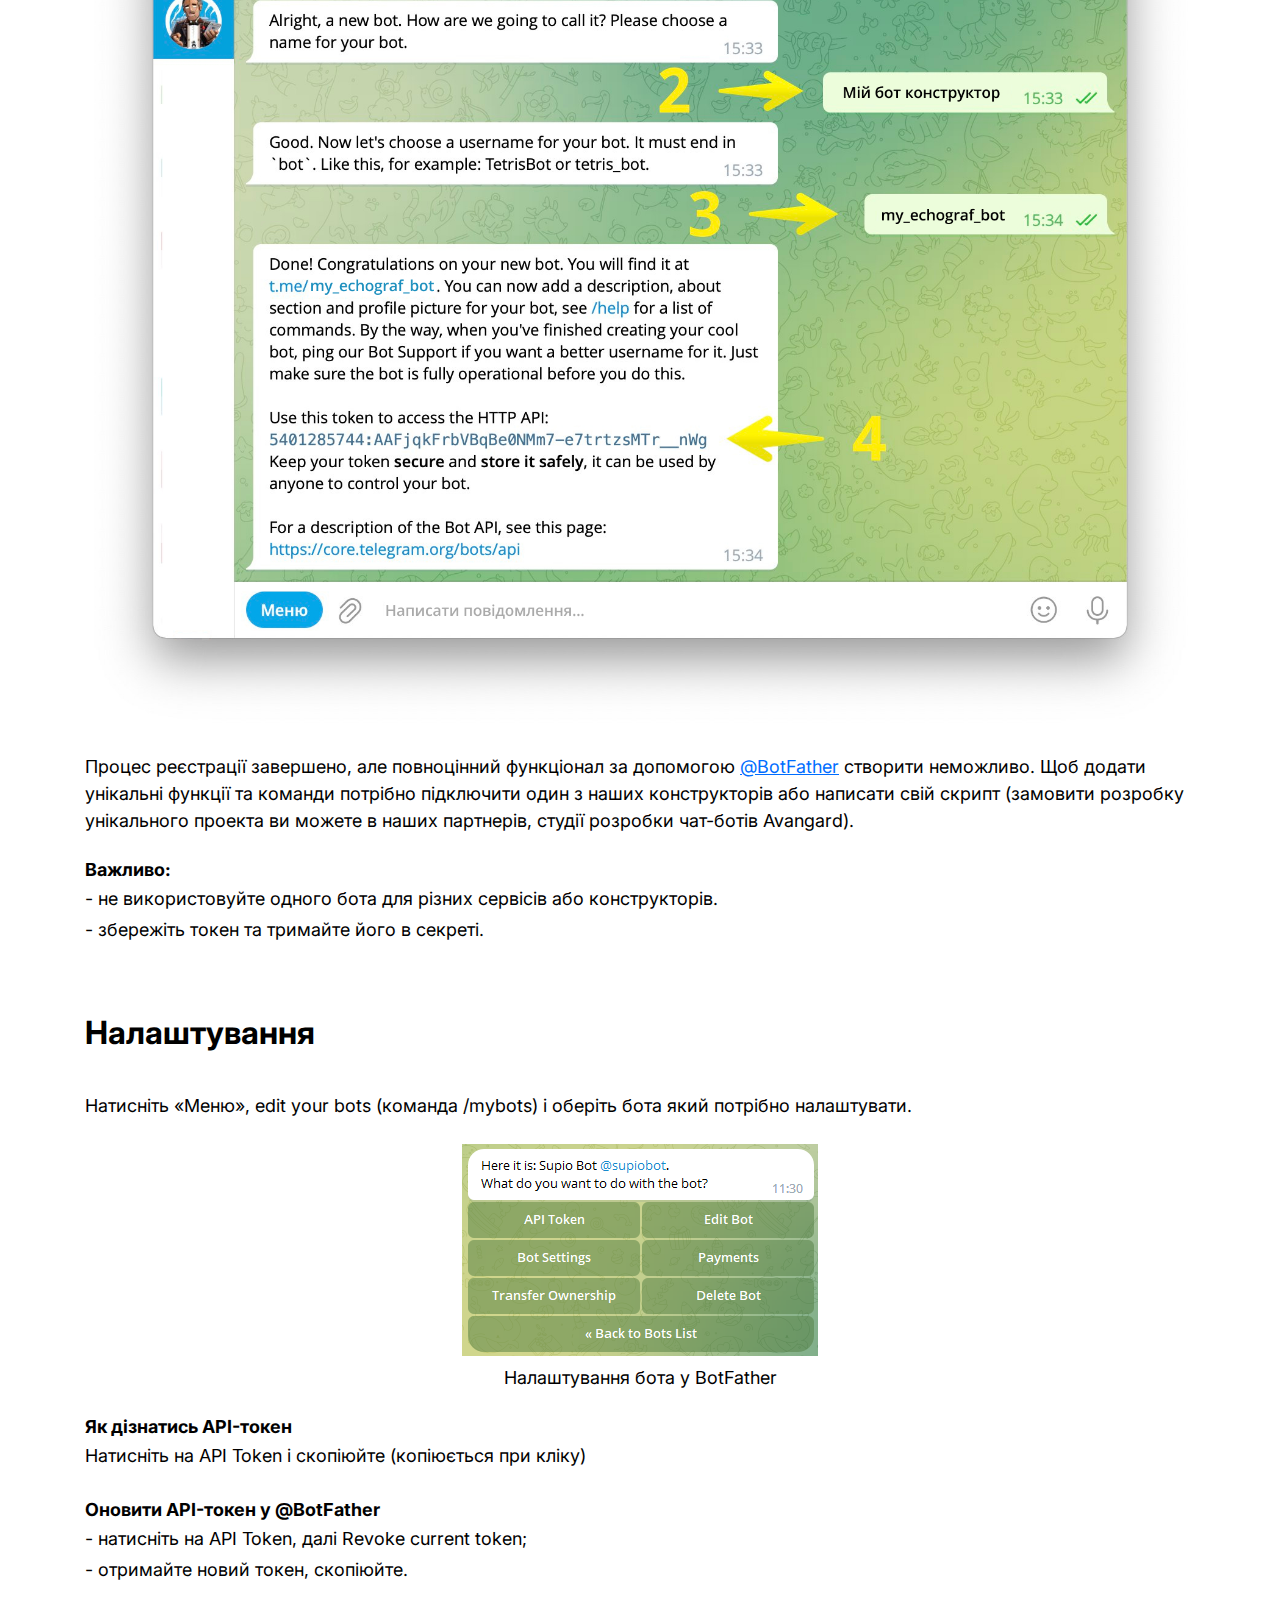
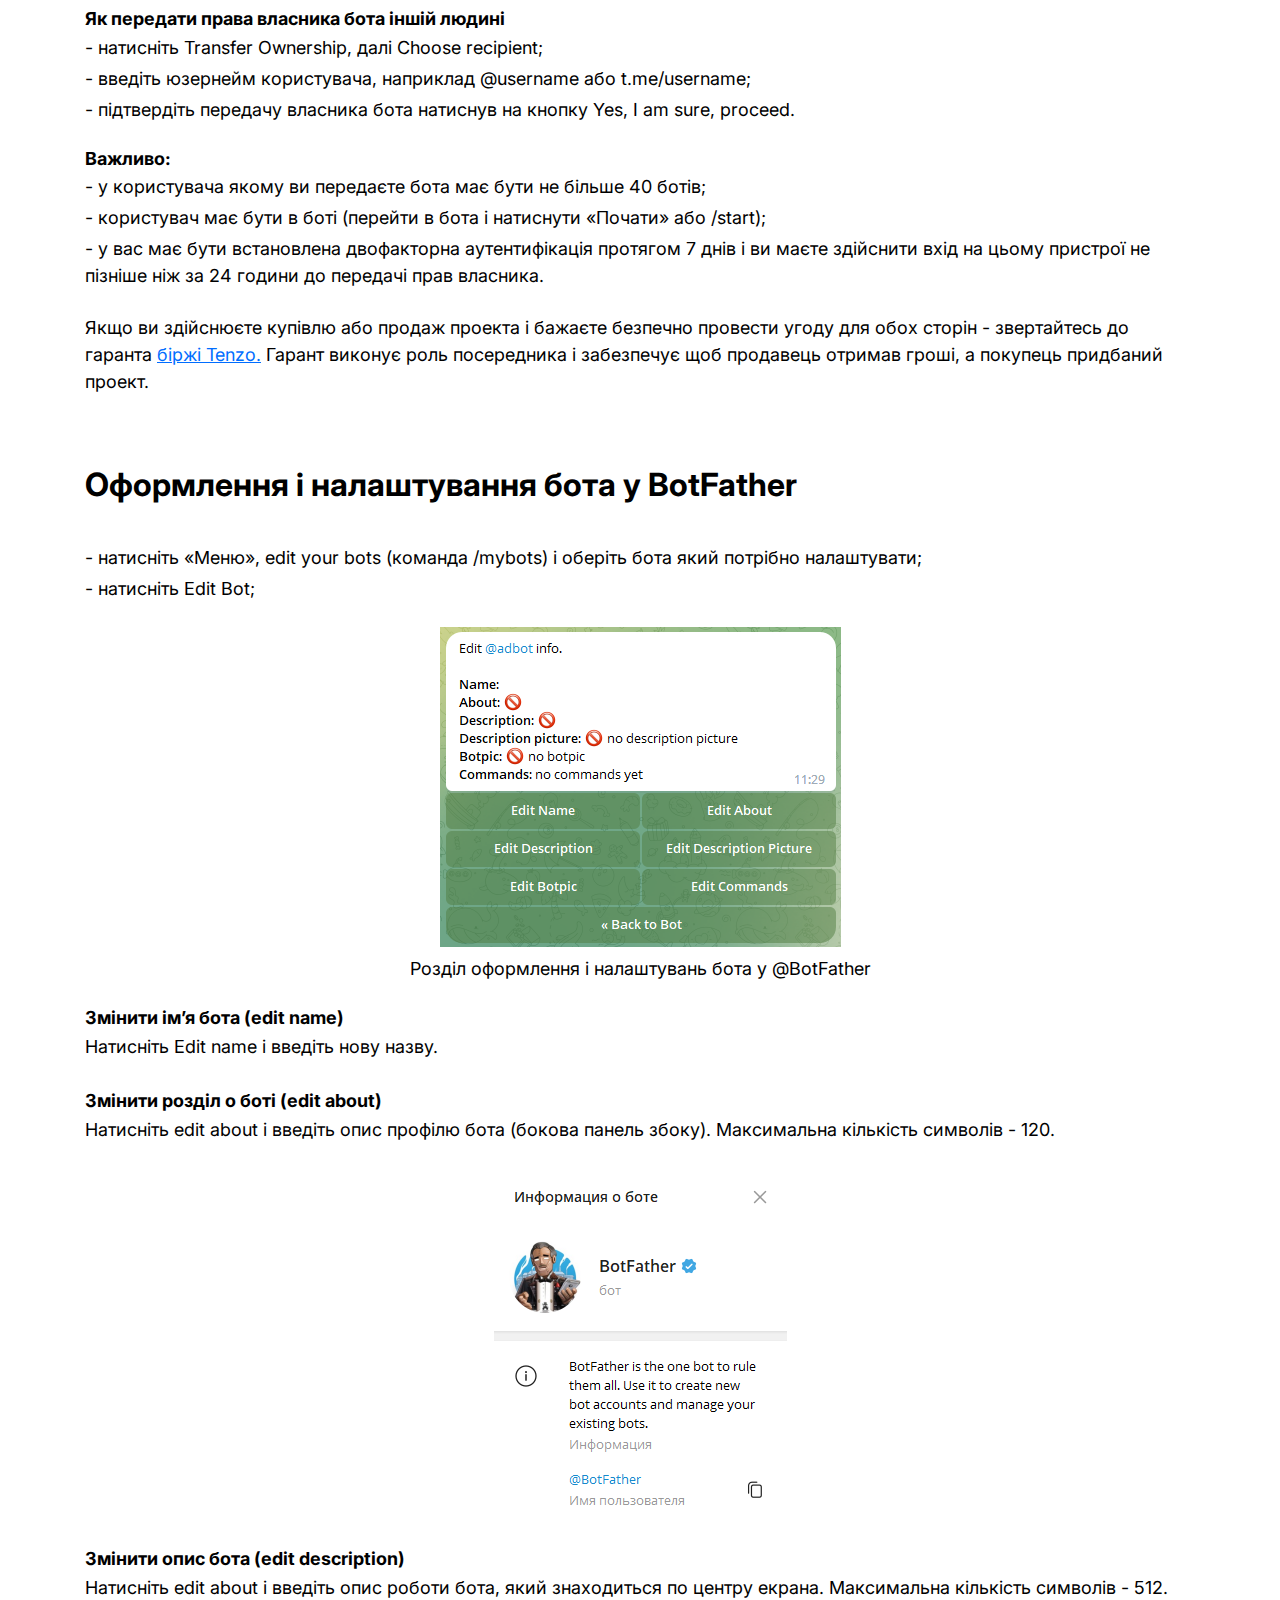
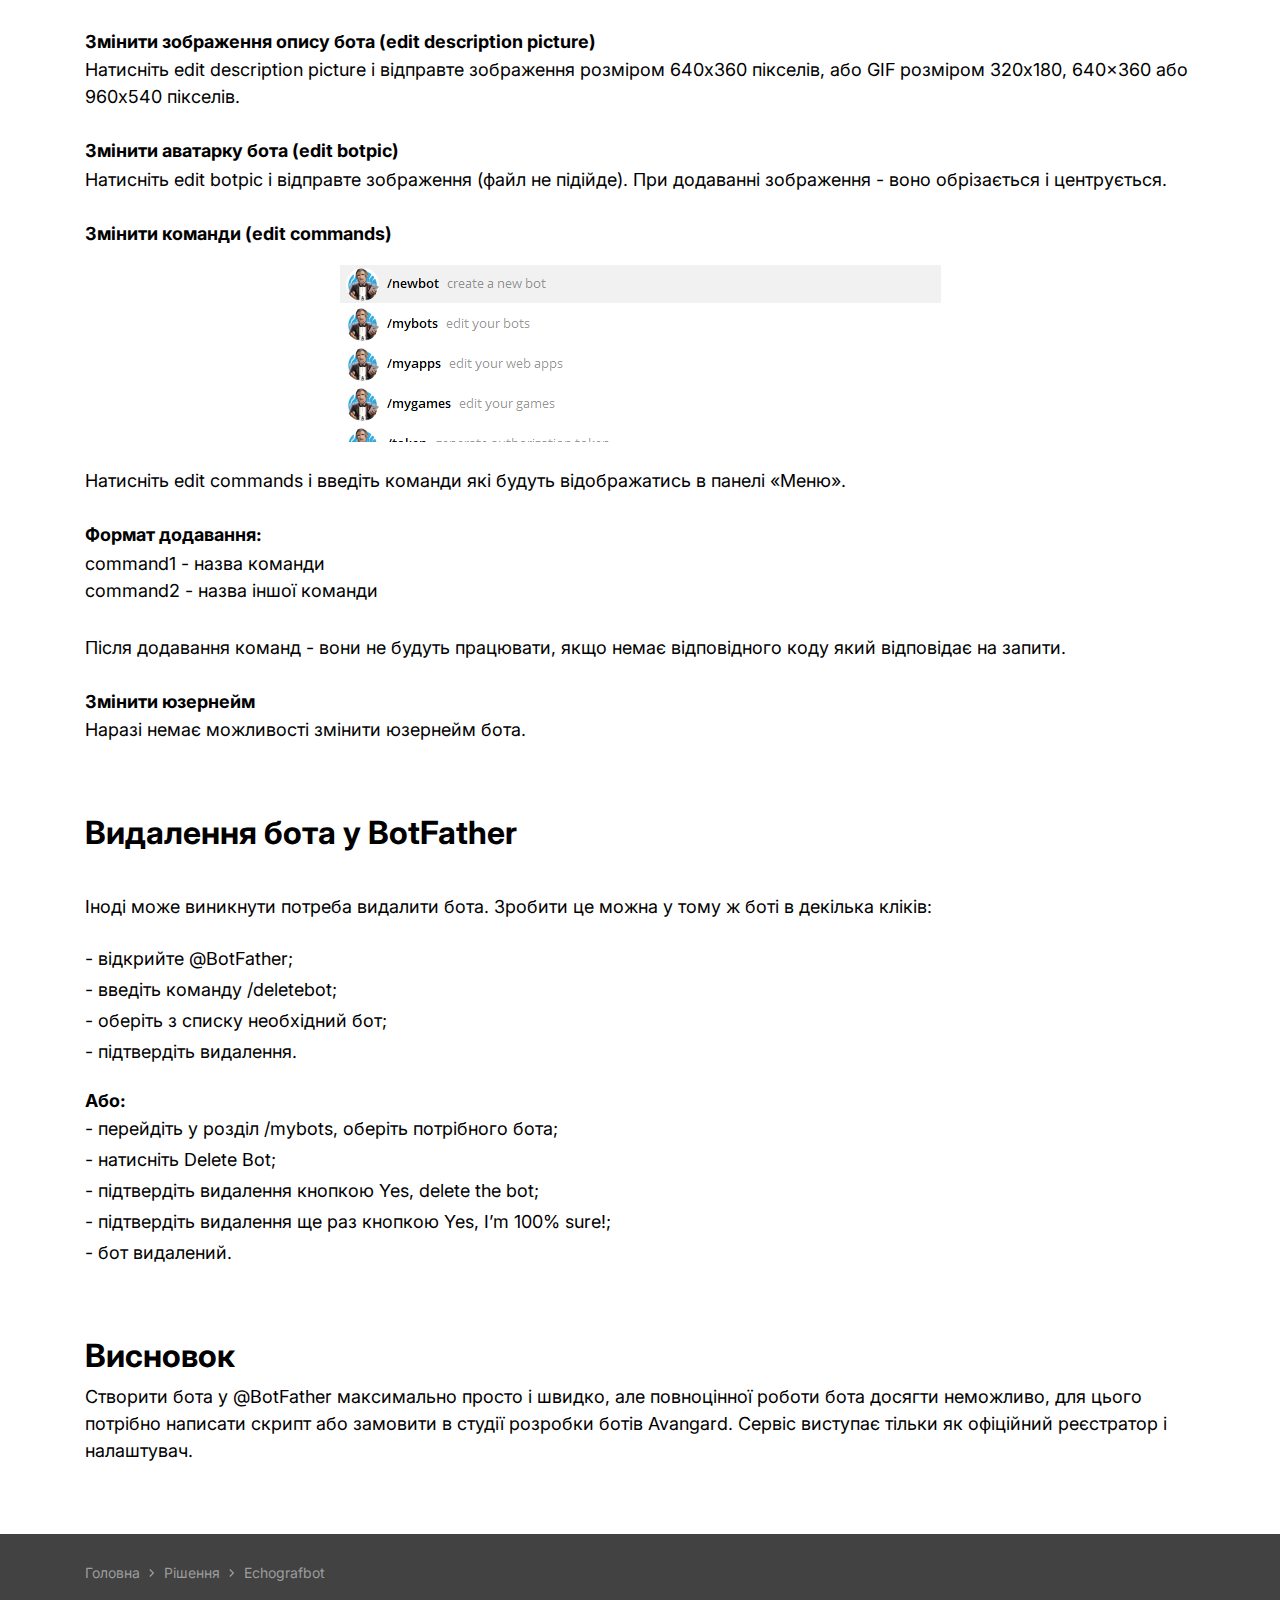
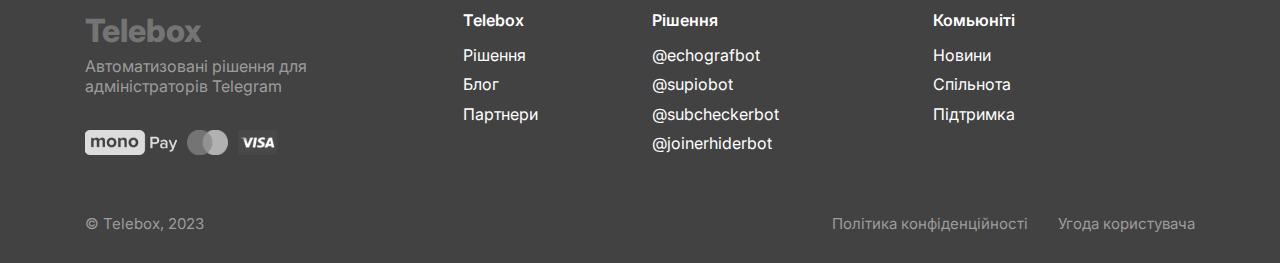
<file: page_blog.html>
<!DOCTYPE html>
<html lang="uk">

<head>
  <meta charset="UTF-8">
  <meta name="viewport" content="width=device-width, initial-scale=1.0">
  <script src="https://code.jquery.com/jquery-3.6.1.min.js"></script>
  <link rel="stylesheet" href="https://cdn.jsdelivr.net/npm/swiper@9/swiper-bundle.min.css">
  <link rel="stylesheet" href="css/style.css">
  <title>Telebox</title>
</head>

<body>
  <div class="wrapper">
    <header class="wrapper__header wrapper__header_white header">
      <div class="header__container">
        <div class="header__logo"><a href="index.html">Telebox</a></div>
        <nav class="header__menu menu">
          <ul class="menu__list">
            <li class="menu__item">
              <a href="decision.html" class="menu__link">Рішення</a>
            </li>
            <li class="menu__item">
              <a href="blog.html" class="menu__link">Блог</a>
            </li>
            <li class="menu__item">
              <a href="partners.html" class="menu__link">Партнери</a>
            </li>
            <li class="menu__item disable">
              <a href="https://t.me/teleboxsupportbot" target="_blank" class="menu__link">Підтримка</a>
            </li>
          </ul>
        </nav>
        <button class="header__burger"><span></span></button>
      </div>
    </header>
    <main class="page">
      <section class="page__article  article">
        <div class="article__container">
          <div class="article__content article-content">
            <h3 class="article-content__sub-title sub-title sub-title_min">Зміст:</h3>
            <ul class="article-content__list">
              <li class="article-content__item">
                <a href="#what-is" class="article-content__link">- Що таке BotFather</a>
              </li>
              <li class="article-content__item">
                <a href="#create" class="article-content__link">- Як створити бота у @BotFather</a>
              </li>
              <li class="article-content__item ">
                <a href="#settings" class="article-content__link  ">- Налаштування бота</a>
              </li>
              <li class="article-content__item">
                <ul class="article-content__sub-list">
                  <li class="article-content__item">
                    <a href="#token" class="article-content__link">- Як дізнатись API-токен</a>
                  </li>
                  <li class="article-content__item">
                    <a href="#update" class="article-content__link">- Як оновити API-токен у @BotFather</a>
                  </li>
                  <li class="article-content__item">
                    <a href="#transfer" class="article-content__link">- Як передати права власника бота іншій людині</a>
                  </li>
                  <li class="article-content__item">
                    <a href="#designing" class="article-content__link">- Оформлення і налаштування бота у BotFather</a>
                  </li>
                  <li class="article-content__item">
                    <ul class="article-content__sub-list">
                      <li class="article-content__item">
                        <a href="#change-name" class="article-content__link">- Змінити ім’я</a>
                      </li>
                      <li class="article-content__item">
                        <a href="#change-section" class="article-content__link">- Змінити розділ о боті (about)</a>
                      </li>
                      <li class="article-content__item">
                        <a href="#change-description" class="article-content__link">- Змінити опис (description)</a>
                      </li>
                      <li class="article-content__item">
                        <a href="#change-image" class="article-content__link">- Змінити зображення до опису (description
                          picture)</a>
                      </li>
                      <li class="article-content__item">
                        <a href="#change-avatar" class="article-content__link">- Змінити аватарку (botpic)</a>
                      </li>
                      <li class="article-content__item">
                        <a href="#change-commands" class="article-content__link">- Змінити команди (commands)</a>
                      </li>
                      <li class="article-content__item">
                        <a href="#change-username" class="article-content__link">- Змінити юзернейм</a>
                      </li>
                    </ul>
                  </li>
                </ul>
              </li>
              <li class="article-content__item">
                <a href="#remove" class="article-content__link">- Видалення бота</a>
              </li>
            </ul>
          </div>
          <div class="article__body article-body">
            <div class="article-body__wrapper">
              <h2 id="what-is" class="article-body__title title">Що таке BotFather</h2>
              <div class="article-body __text">
                <p><a href=" https://t.me/BotFather" target="_blank">@BotFather</a> - батько ботів, головний сервіс в
                  Telegram, через який відбувається реєстрація всіх ботів користувача. На
                  один акаунт можна зареєструвати до 40 проектів, єдина умова - унікальний юзернейм з приставкою «bot»,
                  наприклад,<a href="https://t.me/onspectorbot" target="_blank">«@echografbot»</a> або <a
                    href="https://t.me/supiobot" target="_blank">«@SupioBot»</a>.
                </p>
              </div>
            </div>
            <div class="article-body__wrapper">
              <h2 id="create" class="article-body__title title">Як створити нового бота в Telegram за допомогою
                BotFather</h2>
              <div class="article-body__text">
                <p>Механіка дуже проста – все можна зробити безпосередньо в <a
                    class="article-body__link article-body__link_mark" href=" https://t.me/BotFather"
                    target="_blank">@BotFather</a>. Не переплутайте з іншими ботами,
                  у офіційного є
                  верифікація галочкою.
                </p>
              </div>
              <h3 class="article-body__sub-title sub-title  sub-title_small-bottom">Покрокова інструкція:</h3>
              <ul class="article-body__list article-body-list">
                <li class="article-body-list__item">
                  - перейдіть за посиланням <a class="article-body__link article-body__link_mark"
                    href=" https://t.me/BotFather" target="_blank">@BotFather</a> або знайдіть бота у пошуку;
                </li>
                <li class="article-body-list__item">
                  - натисніть «Запустити» або введіть /start;
                </li>
                <li class="article-body-list__item">
                  - натисніть «Меню», оберіть команду «create a new bot» (/newbot);
                </li>
                <li class="article-body-list__item">
                  - введіть назву (ім’я яке буде відображатись зверху);
                </li>
                <li class="article-body-list__item">
                  - введіть юзернейм. Він має бути унікальним, складатися виключно з англійських букв і цифр і мати
                  приставку «bot» у
                  кінці.
                </li>
              </ul>

              <div class="article-body__image"><img src="img/page_blog/image1.jpg" alt="instruction"></div>

              <div class="article-body__text">
                <p>Процес реєстрації завершено, але повноцінний функціонал за допомогою <a
                    class="article-body__link article-body__link_mark" href=" https://t.me/BotFather"
                    target="_blank">@BotFather</a> створити неможливо. Щоб додати унікальні функції та команди потрібно
                  підключити один з наших конструкторів або написати свій скрипт (замовити розробку унікального проекта
                  ви можете в наших партнерів, студії розробки чат-ботів Avangard).</p>
              </div>
              <h3 class="article-body__sub-title sub-title  sub-title_small">Важливо:</h3>
              <ul class="article-body__list article-body-list">
                <li class="article-body-list__item">- не використовуйте одного бота для різних сервісів або
                  конструкторів.</li>
                <li class="article-body-list__item">- збережіть токен та тримайте його в секреті.</li>
              </ul>
            </div>
            <div class="article-body__wrapper">
              <h2 id="settings" class="article-body__title title">Налаштування</h2>
              <div class="article-body__text">
                <p> Натисніть «Меню», edit your bots (команда /mybots) і оберіть бота який
                  потрібно налаштувати.</p>
              </div>

              <div class="article-body__image"><img src="img/page_blog/image2.png" alt="instruction">
                <div class="article-body__image-description">Налаштування бота у BotFather</div>
              </div>

              <h3 id="token" class="article-body__sub-title sub-title  sub-title_small">Як дізнатись API-токен</h3>
              <div class="article-body__sub-text">
                <p>Натисніть на API Token і скопіюйте (копіюється при кліку)</p>
              </div>

              <h3 id="update" class="article-body__sub-title sub-title  sub-title_small">Оновити API-токен у @BotFather
              </h3>

              <ul class="article-body__list article-body-list">
                <li class="article-body-list__item">- натисніть на API Token, далі Revoke current token;</li>
                <li class="article-body-list__item">- отримайте новий токен, скопіюйте.</li>
              </ul>

              <h3 id="transfer" class="article-body__sub-title sub-title  sub-title_small">Як передати права власника
                бота
                іншій людині
              </h3>

              <ul class="article-body__list article-body-list">
                <li class="article-body-list__item">- натисніть Transfer Ownership, далі Choose recipient;</li>
                <li class="article-body-list__item">- введіть юзернейм користувача, наприклад @username або
                  t.me/username;
                </li>
                <li class="article-body-list__item">- підтвердіть передачу власника бота натиснув на кнопку Yes, I am
                  sure, proceed.</li>
              </ul>

              <h3 class="article-body__sub-title sub-title  sub-title_small">Важливо:</h3>

              <ul class="article-body__list article-body-list">
                <li class="article-body-list__item">- у користувача якому ви передаєте бота має бути не більше 40 ботів;
                </li>
                <li class="article-body-list__item">- користувач має бути в боті (перейти в бота і натиснути «Почати»
                  або /start);</li>
                <li class="article-body-list__item">- у вас має бути встановлена двофакторна аутентифікація протягом 7
                  днів і ви маєте здійснити вхід на цьому пристрої не
                  пізніше ніж за 24 години до передачі прав власника.
                </li>
              </ul>

              <div class="article-body__text">
                <p>Якщо ви здійснюєте купівлю або продаж проекта і бажаєте безпечно провести угоду для обох сторін -
                  звертайтесь до гаранта
                  <a href="https://t.me/+PxyPkaKKyYJkZDcy" class="article-body__link article-body__link_mark"
                    target="_blank">біржі Tenzo.</a> Гарант виконує роль
                  посередника і забезпечує щоб продавець отримав гроші, а покупець придбаний проект.
                </p>
              </div>
            </div>
            <div class="article-body__wrapper">
              <h2 id="designing" class="article-body__title title">Оформлення і налаштування бота у BotFather</h2>

              <ul class="article-body__list article-body-list">
                <li class="article-body-list__item">- натисніть «Меню», edit your bots (команда /mybots) і оберіть бота
                  який потрібно налаштувати;</li>
                <li class="article-body-list__item">- натисніть Edit Bot;</li>
              </ul>

              <div class="article-body__image"><img src="img/page_blog/image3.png" alt="instruction">
                <div class="article-body__image-description">Розділ оформлення і налаштувань бота у @BotFather</div>
              </div>

              <h3 id="change-name" class="article-body__sub-title sub-title  sub-title_small">Змінити ім’я бота (edit
                name)
              </h3>
              <div class="article-body__sub-text">
                <p>Натисніть Edit name і введіть нову назву.</p>
              </div>

              <h3 id="change-section" class="article-body__sub-title sub-title  sub-title_small">Змінити розділ о боті
                (edit about)</h3>
              <div class="article-body__sub-text">
                <p>Натисніть edit about і введіть опис профілю бота (бокова панель збоку). Максимальна кількість
                  символів - 120.</p>
              </div>

              <div class="article-body__image"><img src="img/page_blog/image4.png" alt="instruction">
              </div>

              <h3 id="change-description" class="article-body__sub-title sub-title  sub-title_small">Змінити опис бота
                (edit description)</h3>
              <div class="article-body__sub-text">
                <p>Натисніть edit about і введіть опис роботи бота, який знаходиться по центру екрана. Максимальна
                  кількість символів -
                  512.
                </p>
              </div>



              <h3 id="change-image" class="article-body__sub-title sub-title  sub-title_small">Змінити зображення опису
                бота (edit
                description picture)
              </h3>
              <div class="article-body__sub-text">
                <p>Натисніть edit description picture і відправте зображення розміром 640x360 пікселів, або GIF розміром
                  320x180, 640x360
                  або 960x540 пікселів.</p>
              </div>
              <h3 id="change-avatar" class="article-body__sub-title sub-title  sub-title_small">Змінити аватарку бота
                (edit botpic)</h3>
              <div class="article-body__sub-text">
                <p>Натисніть edit botpic і відправте зображення (файл не підійде). При додаванні зображення - воно
                  обрізається і
                  центрується.
                </p>
              </div>

              <h3 id="change-commands" class="article-body__sub-title sub-title  sub-title_small-bottom">Змінити команди
                (edit
                commands)</h3>

              <div class="article-body__image"><img src="img/page_blog/image5.png" alt="instruction">
              </div>

              <div class="article-body__sub-text">
                <p>Натисніть edit commands і введіть команди які будуть відображатись в панелі «Меню».
                </p>
              </div>

              <h3 class="article-body__sub-title sub-title  sub-title_small">Формат додавання:</h3>
              <div class="article-body__sub-text">
                <p>command1 - назва команди</p>
                <p>command2 - назва іншої команди</p>
              </div>
              <div class="article-body__sub-text">
                <p>Після додавання команд - вони не будуть працювати, якщо немає відповідного коду який відповідає на
                  запити.</p>
              </div>

              <h3 id="change-username" class="article-body__sub-title sub-title  sub-title_small">Змінити юзернейм</h3>
              <div class="article-body__sub-text">
                <p>Наразі немає можливості змінити юзернейм бота.</p>
              </div>
            </div>
            <div class="article-body__wrapper">
              <h2 id="remove" class="article-body__title title">Видалення бота у BotFather</h2>
              <div class="article-body__text">
                <p>Іноді може виникнути потреба видалити бота. Зробити це можна у тому ж боті в декілька кліків:</p>
              </div>

              <ul class="article-body__list article-body-list">
                <li class="article-body-list__item">- відкрийте @BotFather;</li>
                <li class="article-body-list__item">- введіть команду /deletebot;</li>
                <li class="article-body-list__item">- оберіть з списку необхідний бот;</li>
                <li class="article-body-list__item">- підтвердіть видалення.</li>
              </ul>


              <h3 class="article-body__sub-title sub-title  sub-title_small">Або:</h3>
              <ul class="article-body__list article-body-list">
                <li class="article-body-list__item">- перейдіть у розділ /mybots, оберіть потрібного бота;</li>
                <li class="article-body-list__item">- натисніть Delete Bot;</li>
                <li class="article-body-list__item">- підтвердіть видалення кнопкою Yes, delete the bot;</li>
                <li class="article-body-list__item">- підтвердіть видалення ще раз кнопкою Yes, I’m 100% sure!;</li>
                <li class="article-body-list__item">- бот видалений.</li>
              </ul>

            </div>
            <div class="article-body__wrapper">
              <h2 class="article-body__title title">Висновок</h2>
              <div class="article-body __text">
                <p>Створити бота у <a href=" https://t.me/BotFather" target="_blank">@BotFather</a> максимально просто і
                  швидко, але повноцінної роботи бота досягти неможливо, для цього
                  потрібно написати скрипт або замовити в студії розробки ботів Avangard. Сервіс виступає тільки як
                  офіційний реєстратор і
                  налаштувач.</p>
              </div>
            </div>
          </div>
        </div>
      </section>
    </main>
    <footer class="wrapper__footer footer">
      <div class="footer__container">
        <div class="footer__bread-crumbs bread-crumbs">
          <a href="index.html" class="bread-crumbs__next ">Головна</a>
          <a href="decision.html" class="bread-crumbs__next">Рішення</a>
          <a href="#" class="bread-crumbs__next">Echografbot</a>
        </div>
        <div class="footer__body footer-body">
          <div class="footer-body__main">
            <a class="footer-body__logo " href="index.html">Telebox</a>
            <div class="footer-body__label">Автоматизовані рішення для адміністраторів Telegram</div>
            <div class="footer-body__row">
              <a href="#"><img src="img/footer/footer_mono.png" alt="monobank"></a>
              <a href="#"><img src="img/footer/footer_mastercard.svg" alt="mastercard"></a>
              <a href="#"><img src="img/footer/footer_visa.svg" alt="visa"></a>
            </div>
          </div>
          <div class="footer-body__box one">
            <div class="footer-body__column ">
              <h4 class="footer-body__title">Telebox</h4>
              <ul class="footer-body__list ">
                <li class="footer-body__item"><a href="decision.html" class="footer-body__link">Рішення</a></li>
                <li class="footer-body__item"><a href="blog.html" class="footer-body__link">Блог</a></li>
                <li class="footer-body__item"><a href="partners.html" class="footer-body__link">Партнери</a></li>
              </ul>
            </div>
            <div class="footer-body__column">
              <h4 class="footer-body__title">Рішення</h4>
              <ul class="footer-body__list">
                <li class="footer-body__item">
                  <a href="https://t.me/onspectorbot" target="_blank" class="footer-body__link">@echografbot</a>
                </li>
                <li class="footer-body__item">
                  <a href="https://t.me/supiobot" target="_blank" class="footer-body__link">@supiobot</a>
                </li>
                <li class="footer-body__item">
                  <a href="https://t.me/SubCheckerBot" target="_blank" class="footer-body__link">@subcheckerbot</a>
                </li>
                <li class="footer-body__item">
                  <a href="https://t.me/joinerhidebot" target="_blank" class="footer-body__link">@joinerhiderbot</a>
                </li>
              </ul>
            </div>
            <div class="footer-body__column">
              <h4 class="footer-body__title">Комьюніті</h4>
              <ul class="footer-body__list">
                <li class="footer-body__item"><a href="https://t.me/+Okimyvsgyuk2Mzcy" target="_blank"
                    class="footer-body__link">Новини</a></li>
                <li class="footer-body__item"><a href=" https://t.me/+KJ2lGECePN41MjVi" target="_blank"
                    class="footer-body__link">Спільнота</a></li>
                <li class="footer-body__item"><a href=" https://t.me/teleboxsupportbot" target="_blank"
                    class="footer-body__link">Підтримка</a></li>
              </ul>
            </div>
          </div>

        </div>
        <div class="footer__out-row out-row">
          <div class="out-row__copyright">© Telebox, 2023</div>
          <a href="#" class="out-row__privacy">Політика конфіденційності</a>
          <a href="#" class="out-row__agreement">Угода користувача</a>
        </div>
      </div>
    </footer>
  </div>
  <script src="https://cdn.jsdelivr.net/npm/swiper@9/swiper-bundle.min.js"></script>
  <script src="js/script.js"></script>
</body>

</html>
</file>
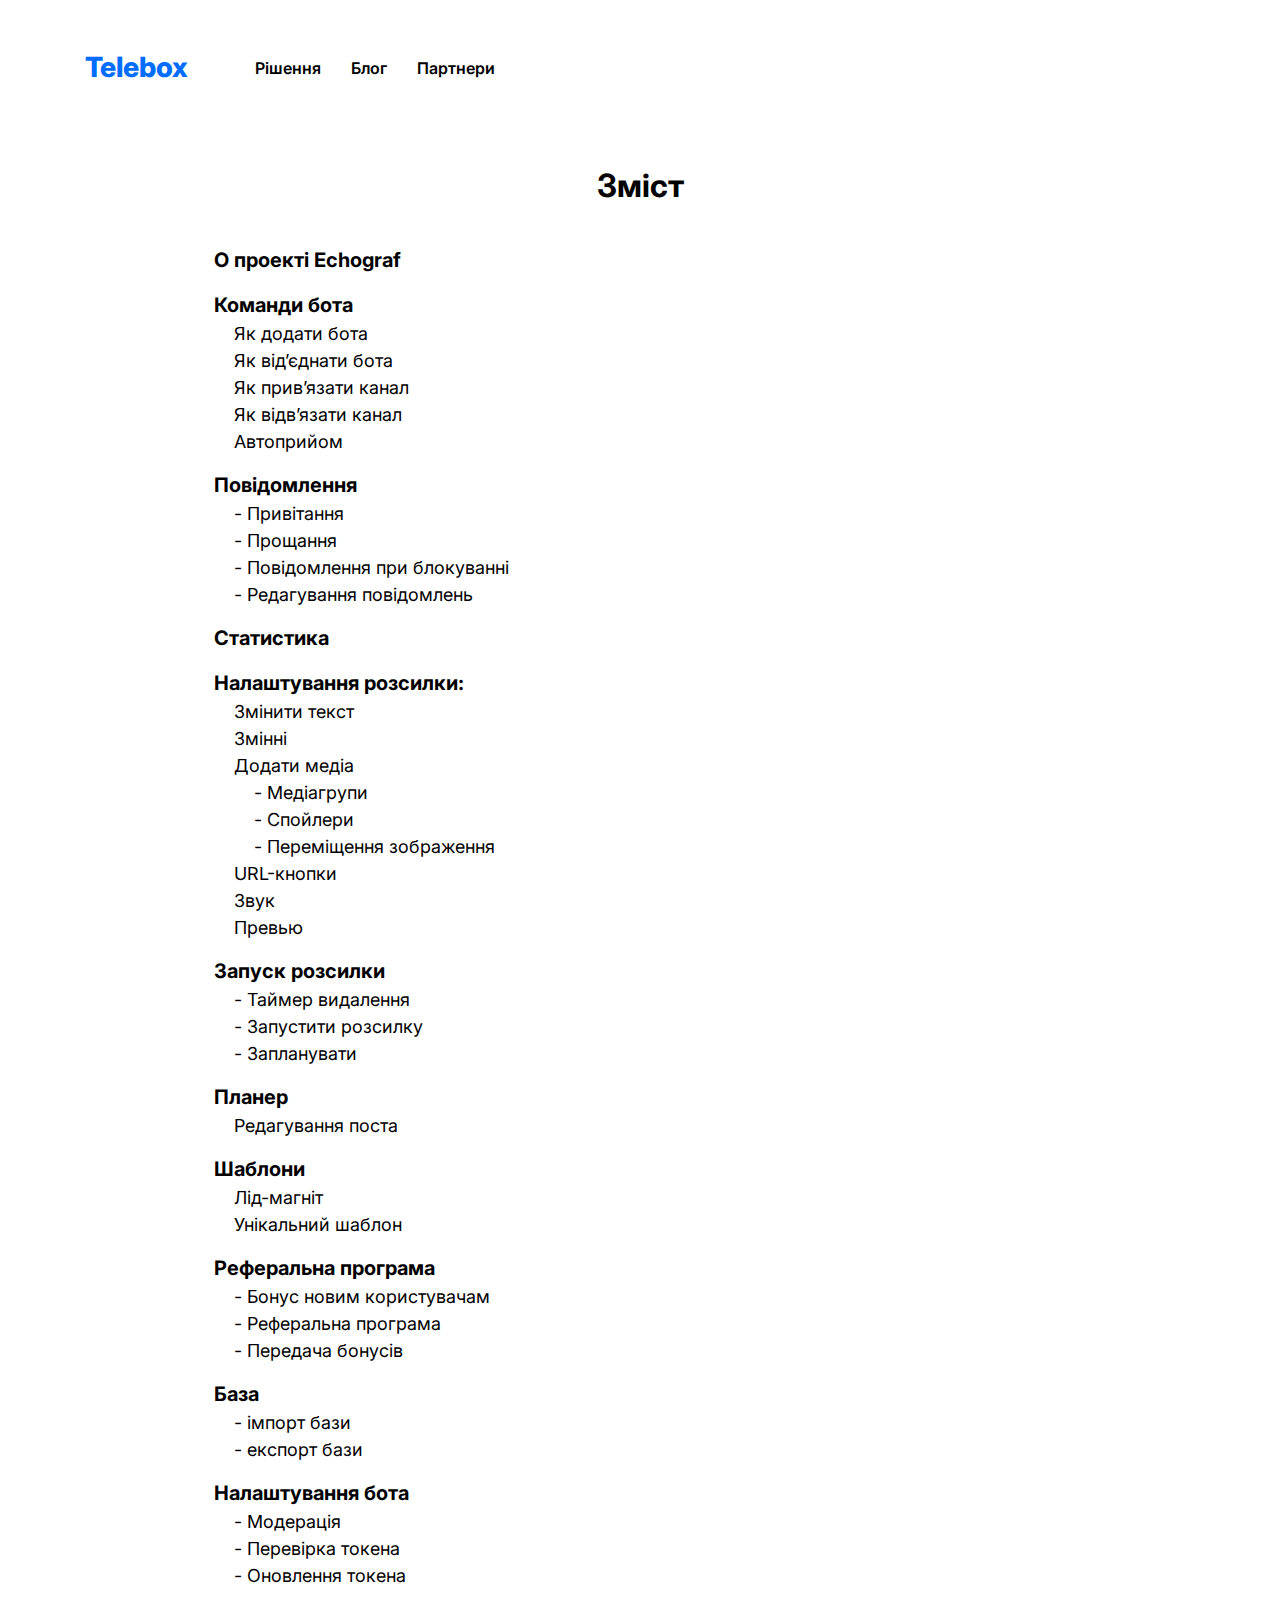
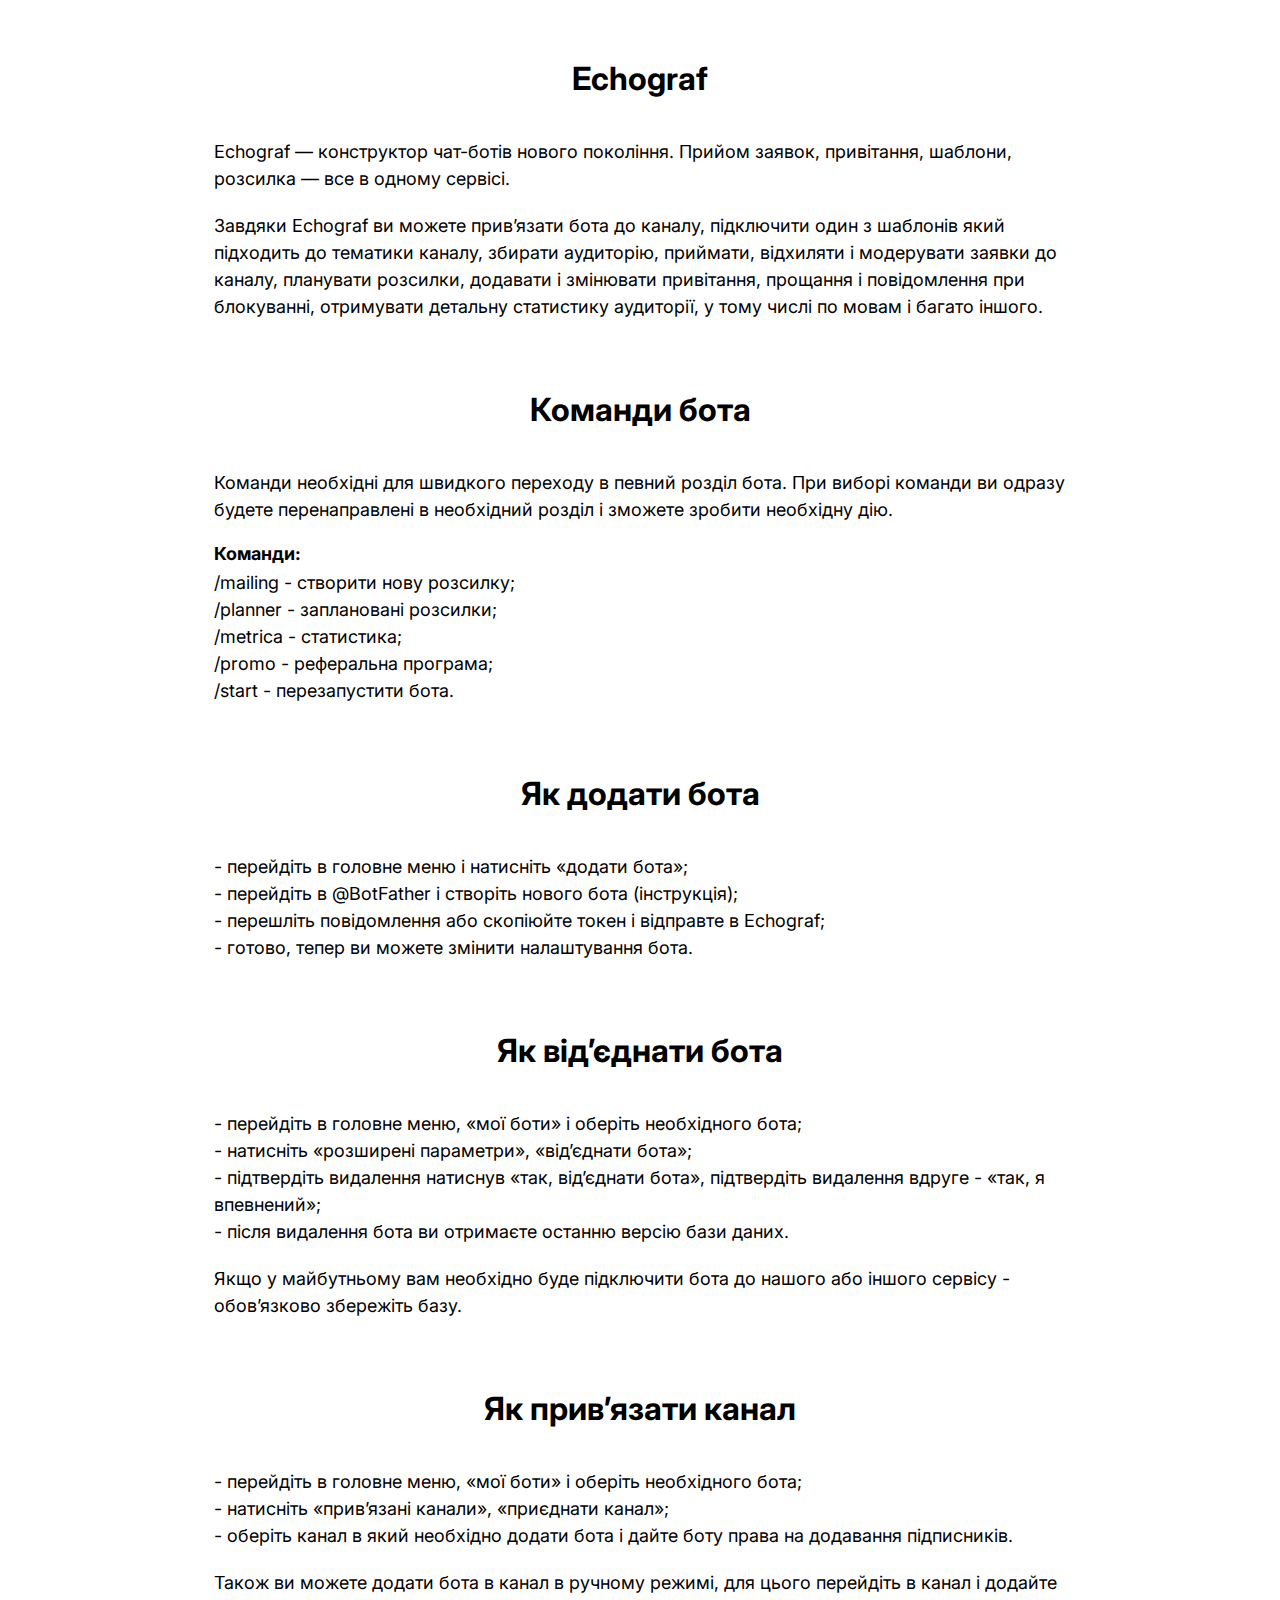
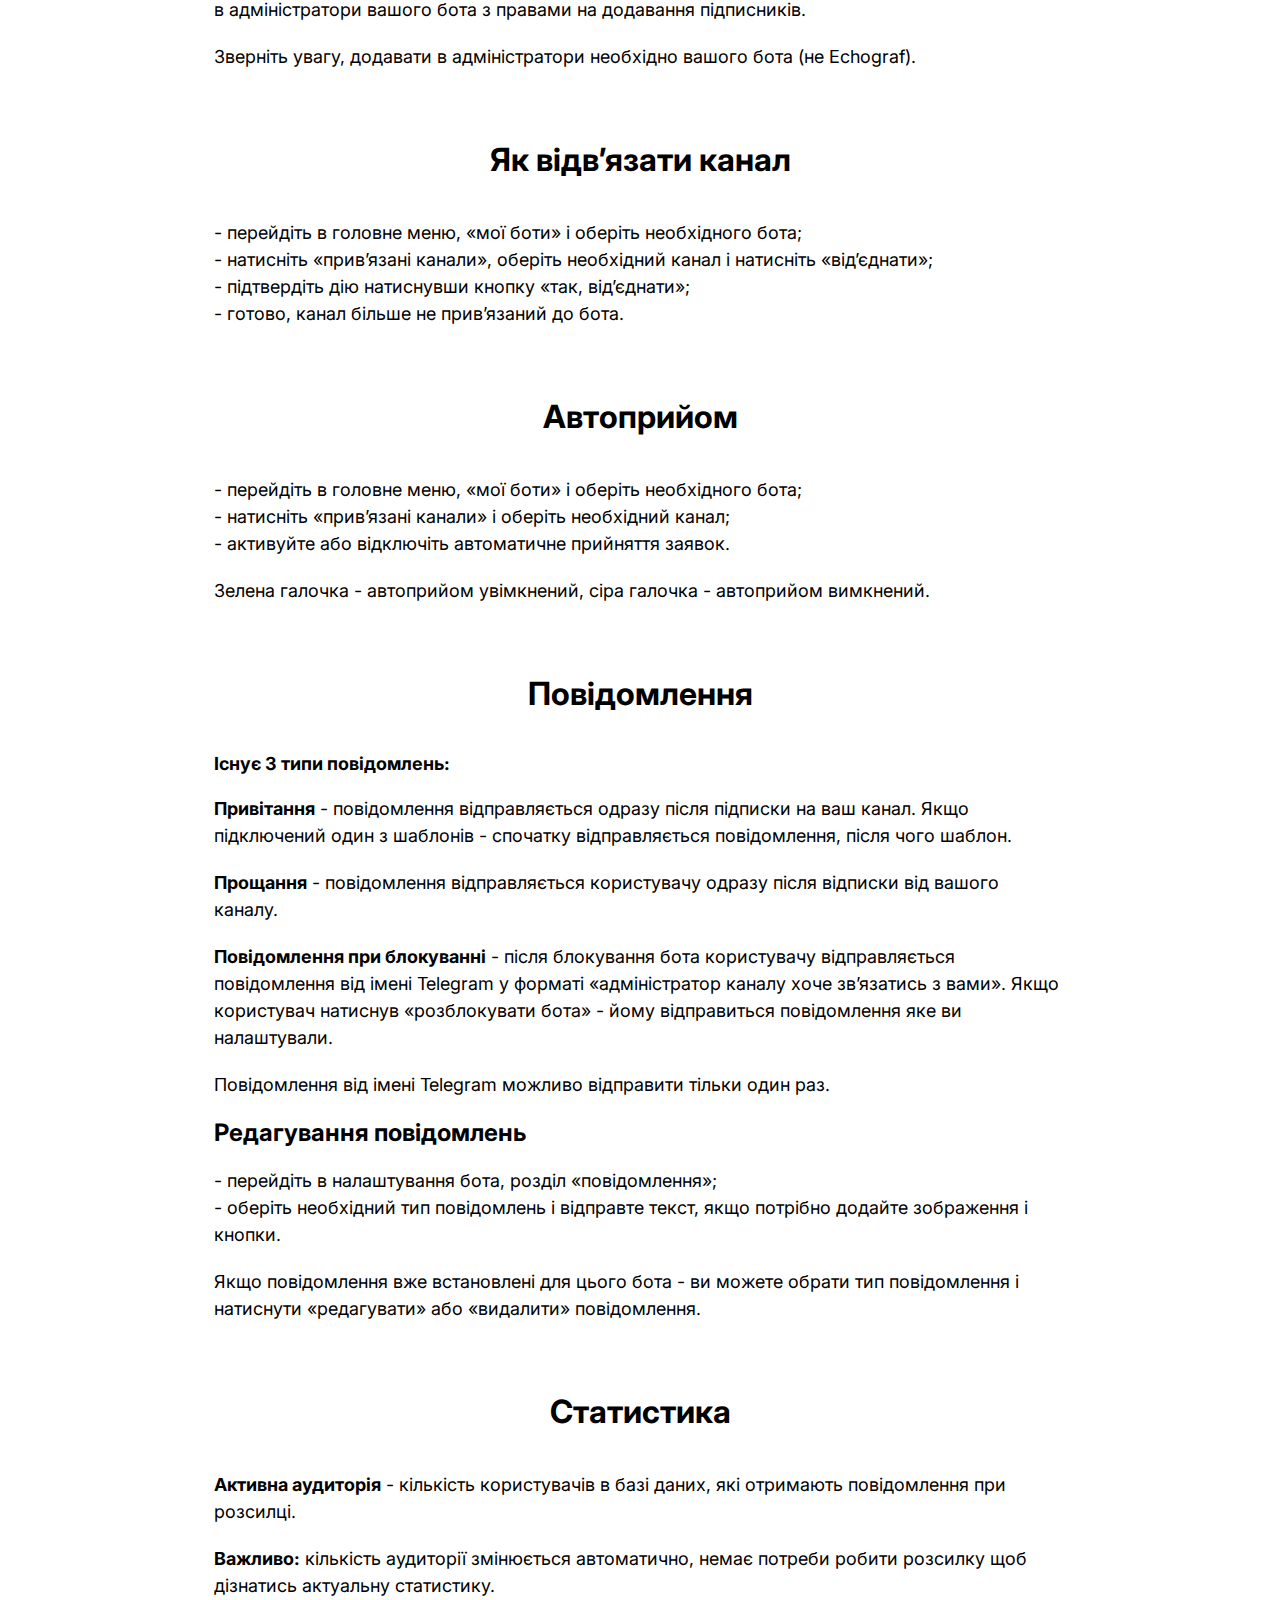
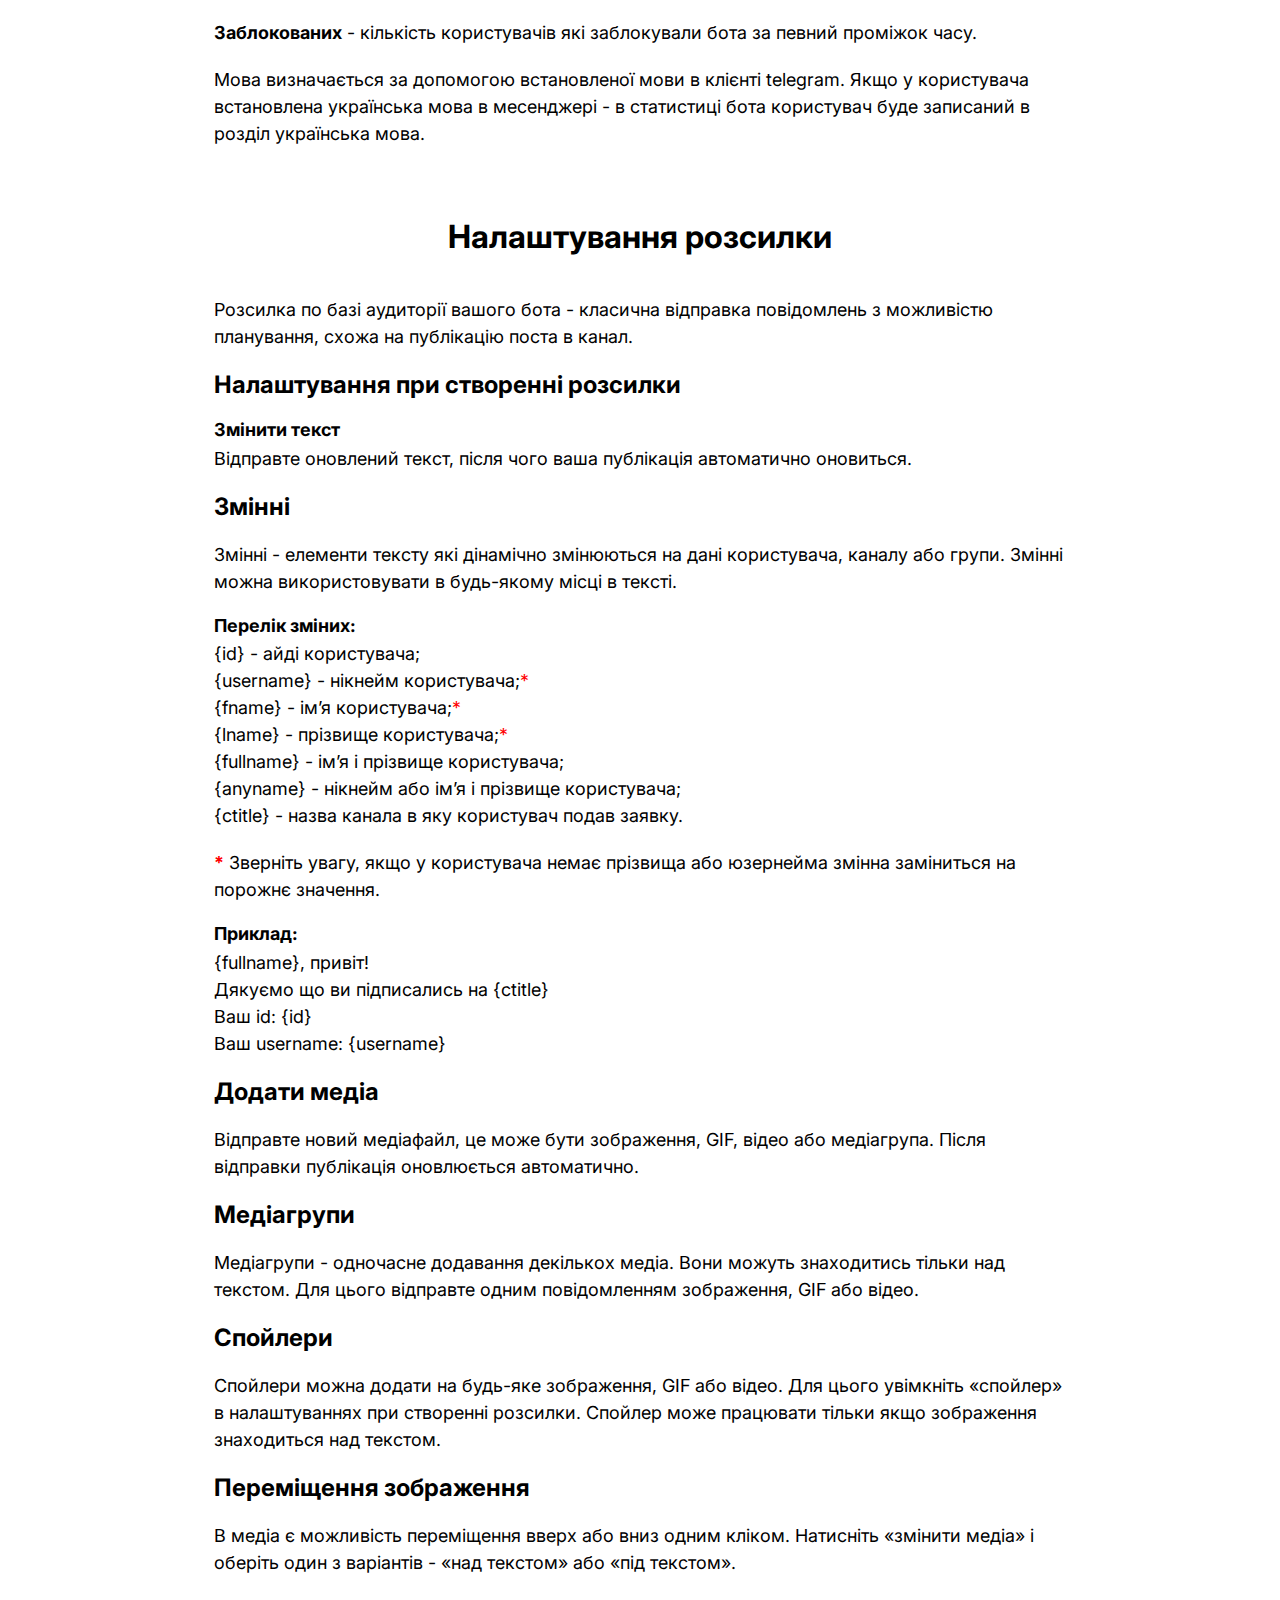
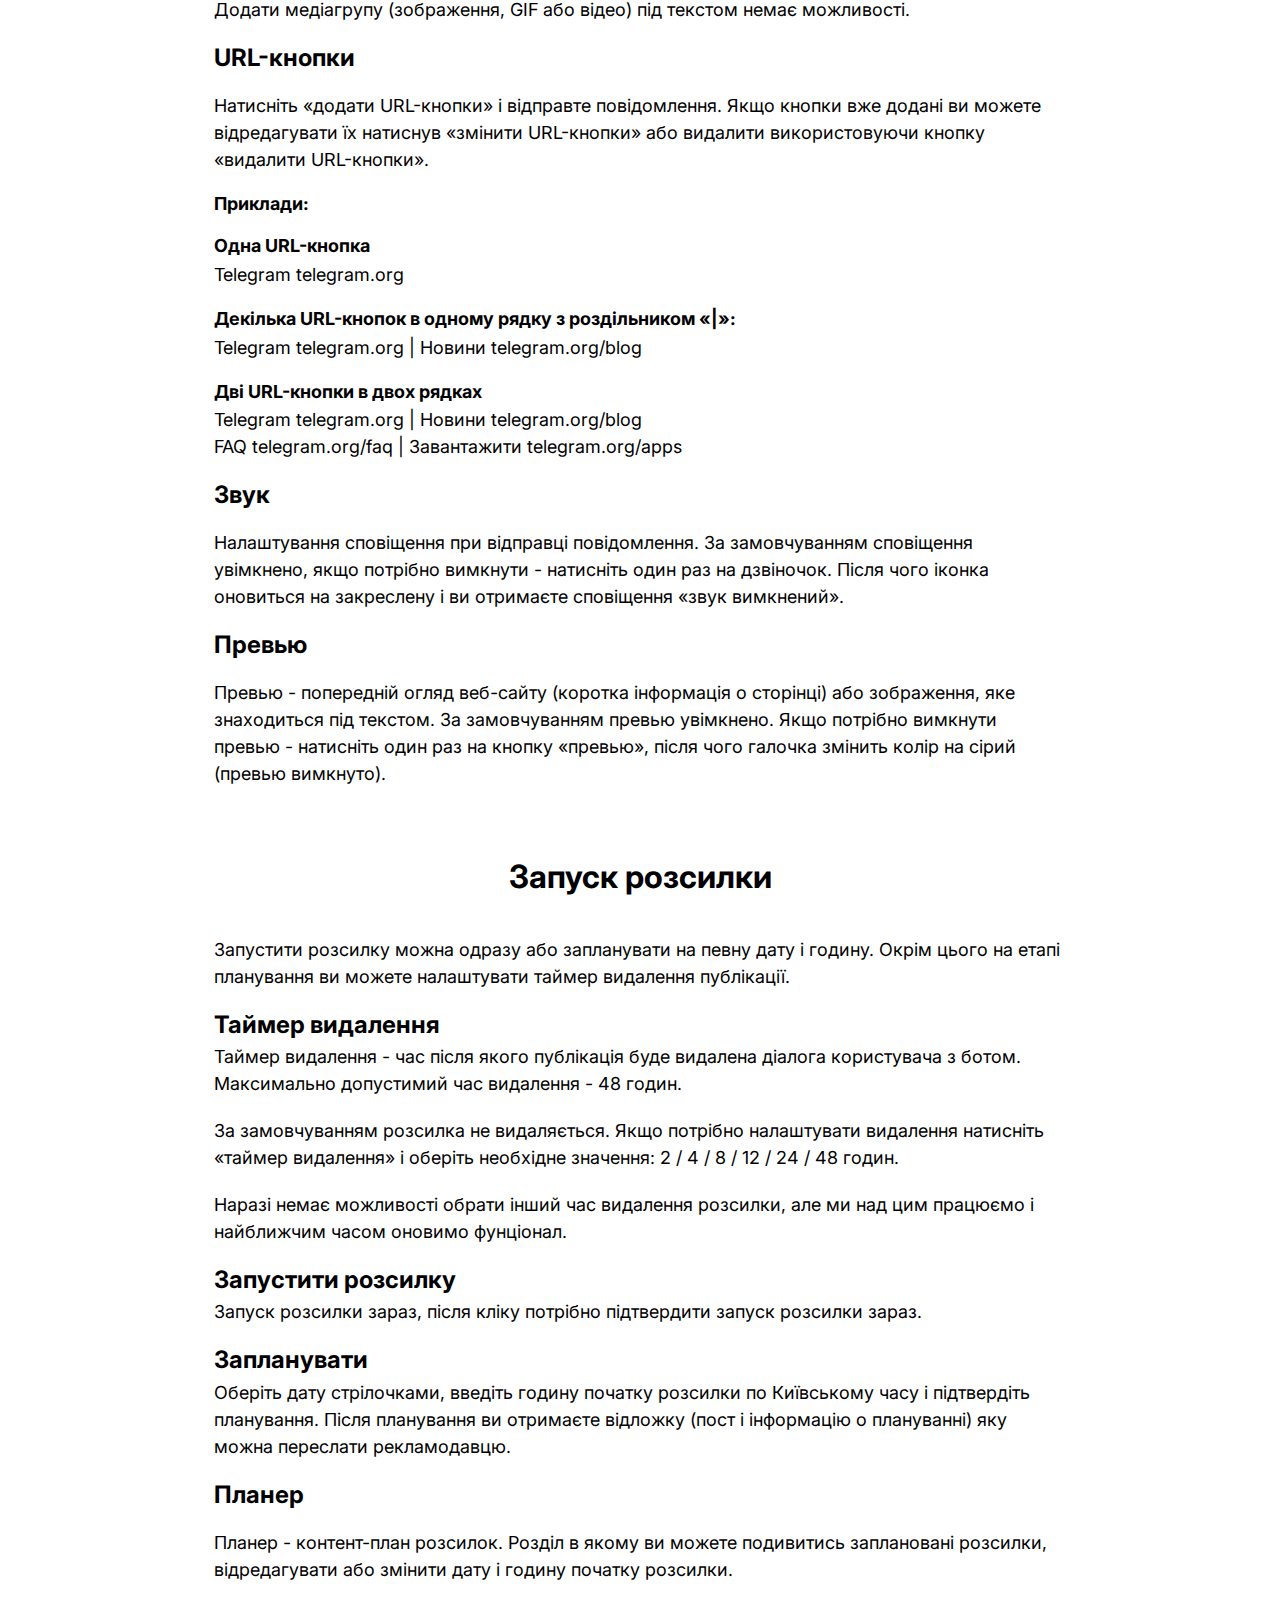
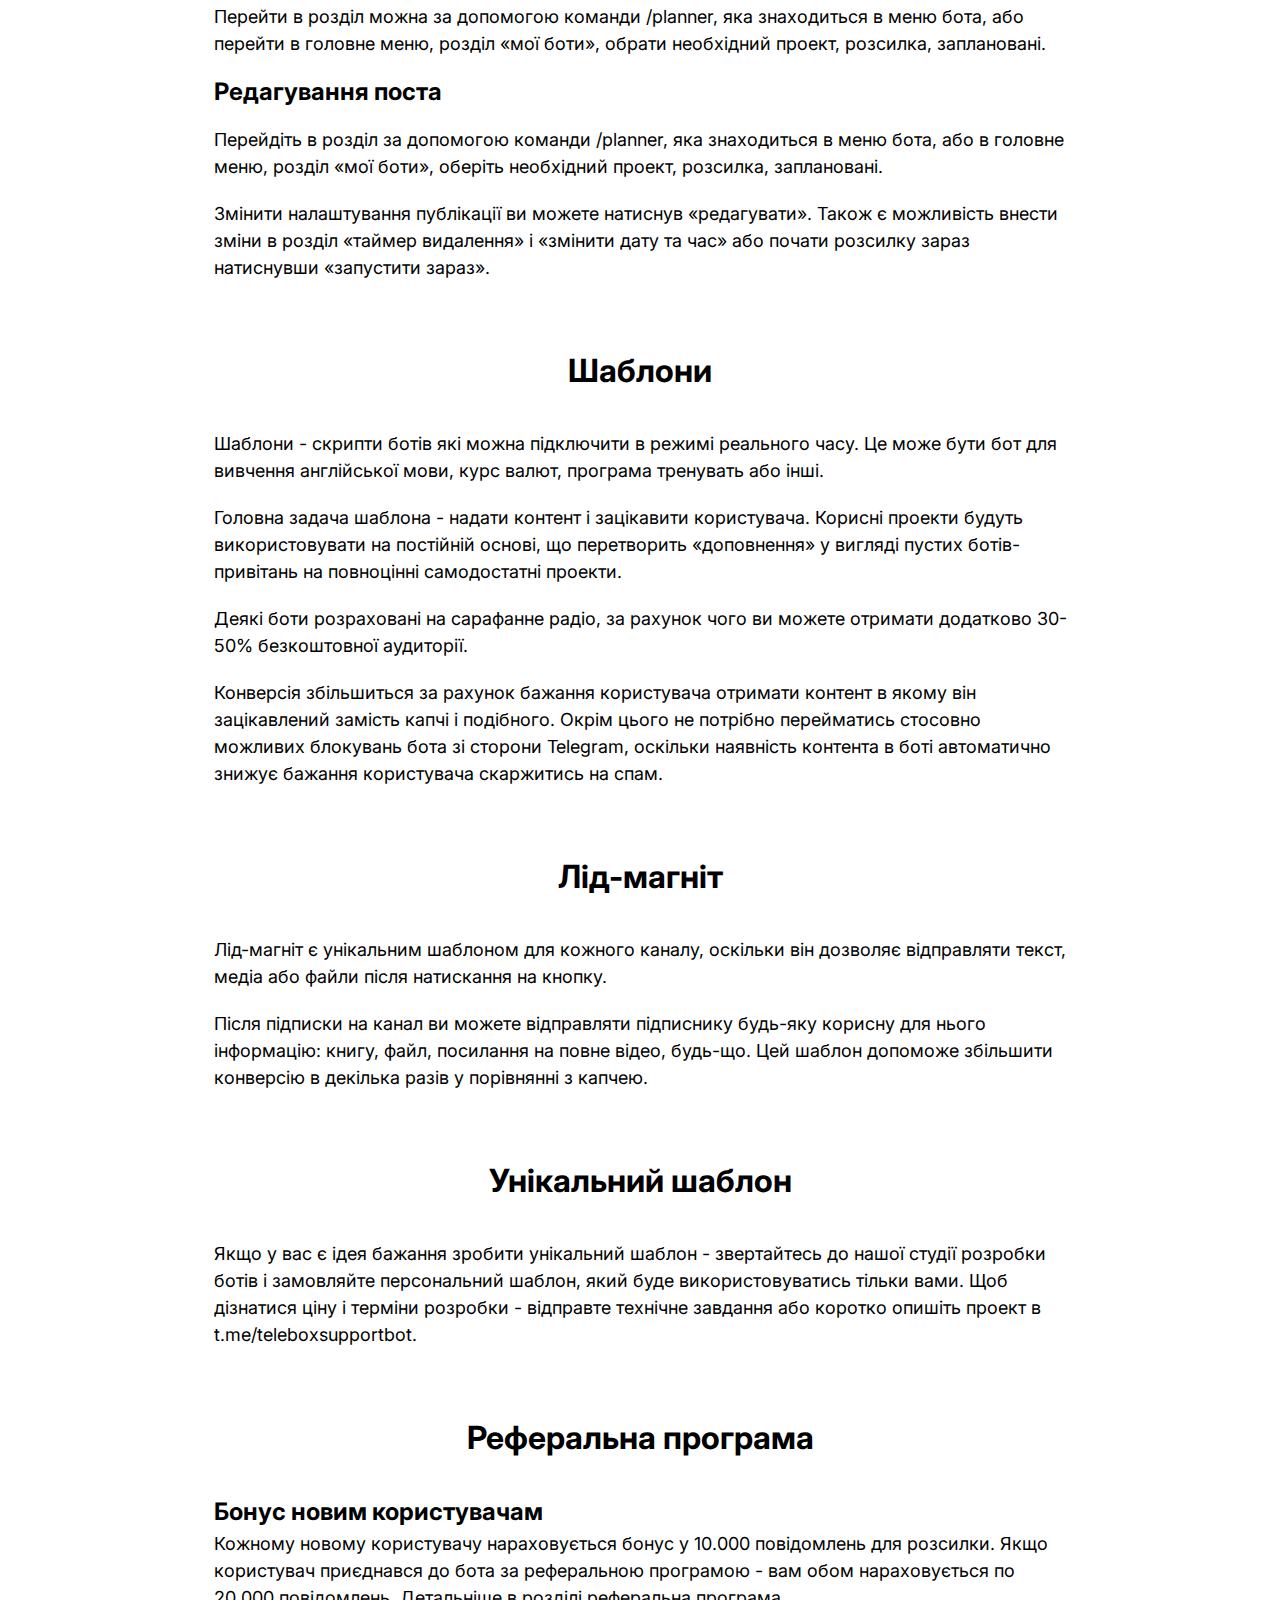
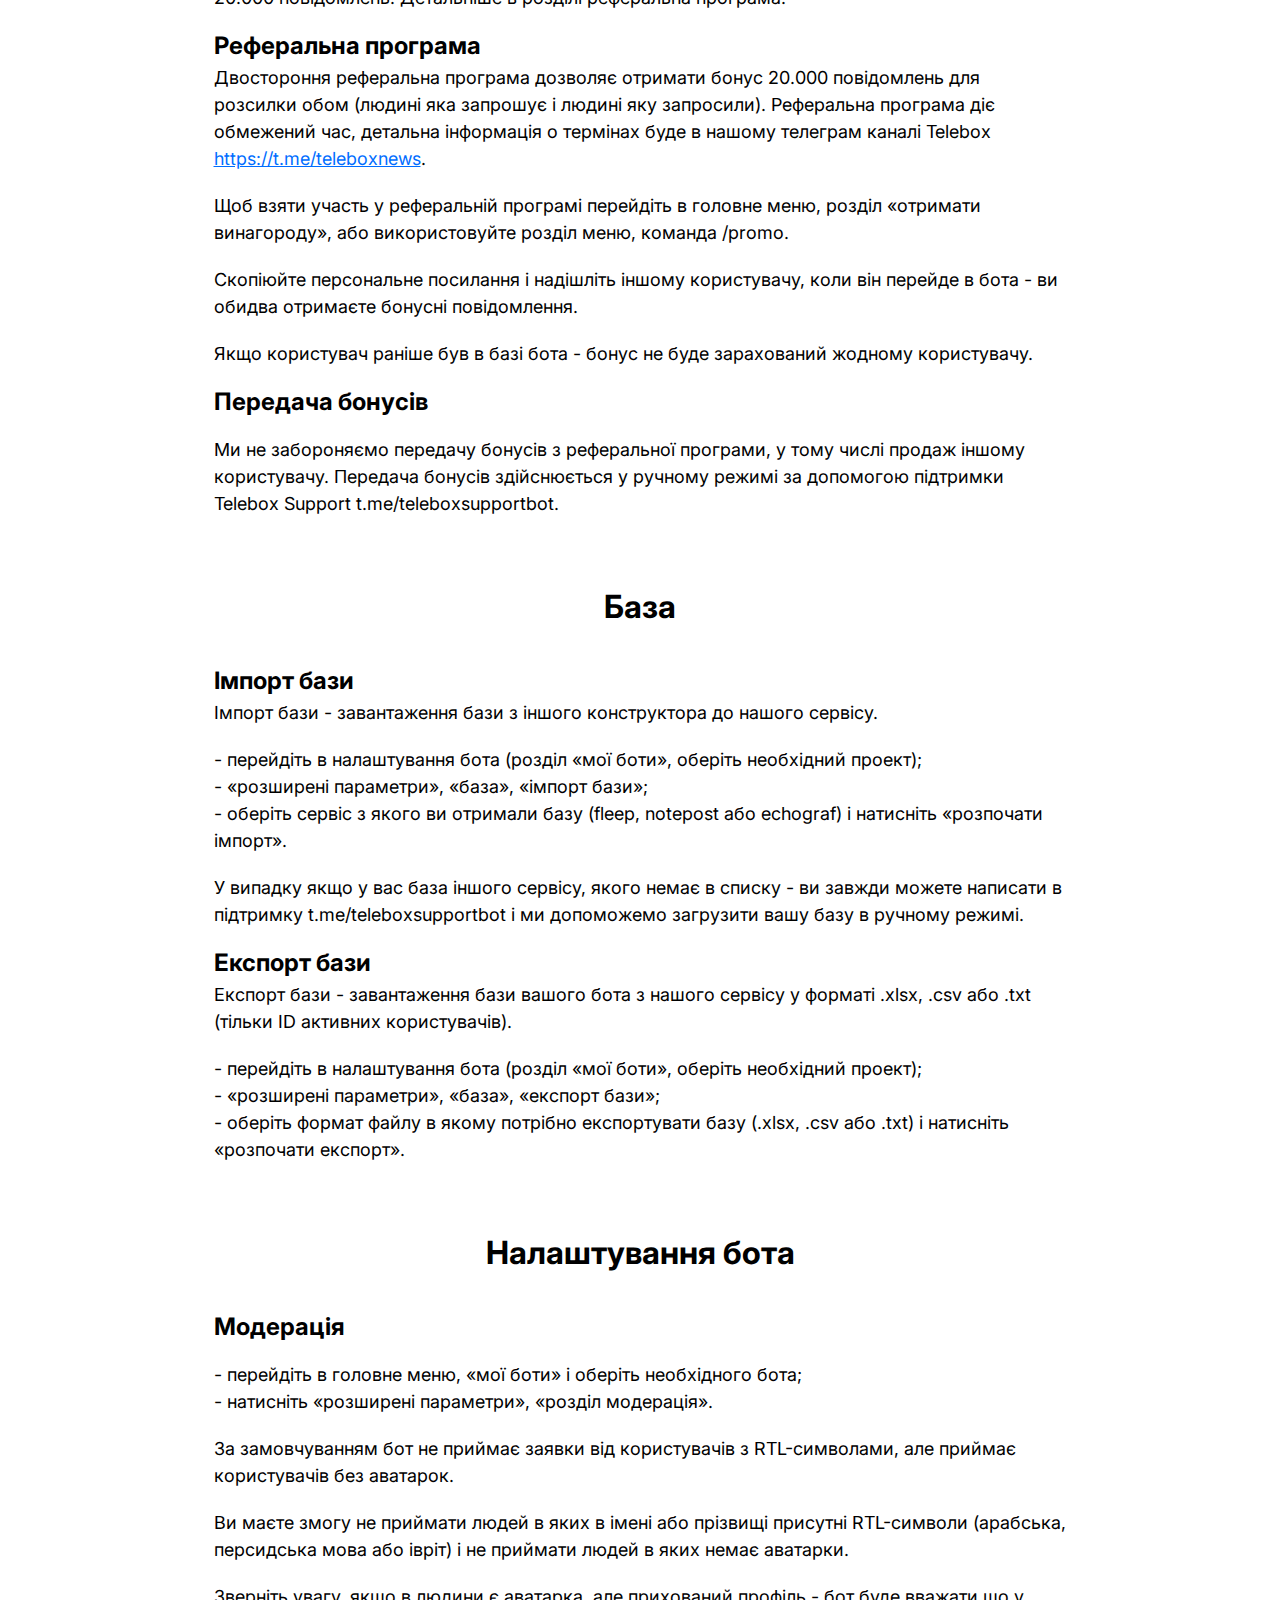
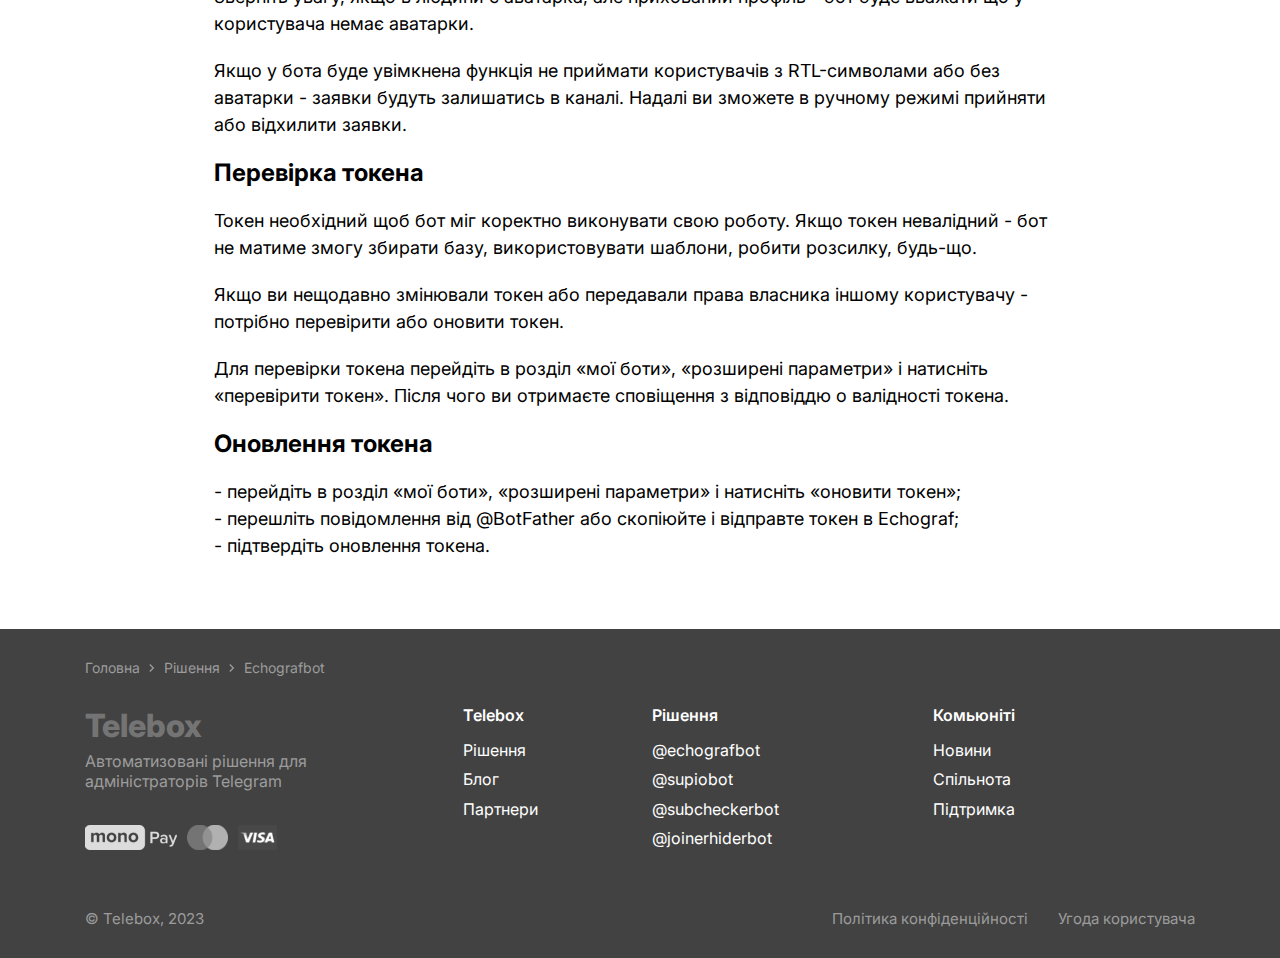
<file: page_instruction.html>
<!DOCTYPE html>
<html lang="uk">

<head>
  <meta charset="UTF-8">
  <meta name="viewport" content="width=device-width, initial-scale=1.0">
  <script src="https://code.jquery.com/jquery-3.6.1.min.js"></script>
  <link rel="stylesheet" href="https://cdn.jsdelivr.net/npm/swiper@9/swiper-bundle.min.css">
  <link rel="stylesheet" href="css/style.css">
  <title>Telebox</title>
</head>

<body>
  <div class="wrapper">
    <header class="wrapper__header wrapper__header_white header">
      <div class="header__container">
        <div class="header__logo"><a href="index.html">Telebox</a></div>
        <nav class="header__menu menu">
          <ul class="menu__list">
            <li class="menu__item">
              <a href="decision.html" class="menu__link ">Рішення</a>
            </li>
            <li class="menu__item">
              <a href="blog.html" class="menu__link ">Блог</a>
            </li>
            <li class="menu__item">
              <a href="partners.html" class="menu__link ">Партнери</a>
            </li>
            <li class="menu__item disable">
              <a href="https://t.me/teleboxsupportbot" target="_blank" class="menu__link ">Підтримка</a>
            </li>
          </ul>
        </nav>
        <button class="header__burger"><span></span></button>
      </div>
    </header>
    <main class="page">
      <section class="page__instruction  instruction">
        <div class="instruction__container">
          <div class="instruction__content instruction-content">
            <h2 class="instruction-content__title title">Зміст</h2>
            <nav class="instruction-content__navigation">
              <ul class="instruction-content__list instruction-content-list">
                <li class="instruction-content-list__item"><a href="#echograf" class="instruction-content-list__link">О
                    проекті
                    Echograf</a></li>
                <li class="instruction-content-list__item"><a href="#commands"
                    class="instruction-content-list__link">Команди
                    бота</a>
                  <ul class="instruction-content-list__sub-list">
                    <li class="instruction-content-list__item">
                      <a href="#add-bot" class="instruction-content-list__link">Як додати бота</a>
                    </li>
                    <li class="instruction-content-list__item">
                      <a href="#disconnect-bot" class="instruction-content-list__link">Як від’єднати бота</a>
                    </li>
                    <li class="instruction-content-list__item">
                      <a href="#bind-channel" class="instruction-content-list__link">Як прив’язати канал</a>
                    </li>
                    <li class="instruction-content-list__item">
                      <a href="#unlink-channel" class="instruction-content-list__link">Як відв’язати канал</a>
                    </li>
                    <li class="instruction-content-list__item">
                      <a href="#auto" class="instruction-content-list__link">Автоприйом</a>
                    </li>
                  </ul>
                </li>
                <li class="instruction-content-list__item">
                  <a href="#message" class="instruction-content-list__link">Повідомлення</a>
                  <ul class="instruction-content-list__sub-list">
                    <li class="instruction-content-list__item">
                      <a href="#greetings" class="instruction-content-list__link">- Привітання</a>
                    </li>
                    <li class="instruction-content-list__item">
                      <a href="#farewell" class="instruction-content-list__link">- Прощання</a>
                    </li>
                    <li class="instruction-content-list__item">
                      <a href="#when-blocking" class="instruction-content-list__link">- Повідомлення при блокуванні</a>
                    </li>
                    <li class="instruction-content-list__item">
                      <a href="#editing-messages" class="instruction-content-list__link">- Редагування повідомлень</a>
                    </li>
                  </ul>
                </li>
                <li class="instruction-content-list__item">
                  <a href="#statistics " class="instruction-content-list__link">Статистика</a>
                </li>
                <li class="instruction-content-list__item">
                  <a href="#mailing-settings" class="instruction-content-list__link">Налаштування
                    розсилки:</a>
                  <ul class="instruction-content-list__sub-list">
                    <li class="instruction-content-list__item">
                      <a href="#change-text" class="instruction-content-list__link">Змінити текст</a>
                    </li>
                    <li class="instruction-content-list__item">
                      <a href="#variables" class="instruction-content-list__link">Змінні</a>
                    </li>
                    <li class="instruction-content-list__item">
                      <a href="#add-media" class="instruction-content-list__link">Додати медіа</a>
                      <ul class="instruction-content-list__sub-list">
                        <li class="instruction-content-list__item">
                          <a href="#media-groups" class="instruction-content-list__link">- Медіагрупи</a>
                        </li>
                        <li class="instruction-content-list__item">
                          <a href="#spoilers" class="instruction-content-list__link">- Спойлери</a>
                        </li>
                        <li class="instruction-content-list__item">
                          <a href="#moving-image" class="instruction-content-list__link">- Переміщення зображення</a>
                        </li>
                      </ul>
                    </li>
                    <li class="instruction-content-list__item">
                      <a href="#URL-buttons" class="instruction-content-list__link">URL-кнопки</a>
                    </li>
                    <li class="instruction-content-list__item">
                      <a href="#sound" class="instruction-content-list__link">Звук</a>
                    </li>
                    <li class="instruction-content-list__item">
                      <a href="#preview" class="instruction-content-list__link">Превью</a>
                    </li>
                  </ul>
                </li>
                <li class="instruction-content-list__item"><a href="#launch-mail"
                    class="instruction-content-list__link">Запуск
                    розсилки</a>

                  <ul class="instruction-content-list__sub-list">
                    <li class="instruction-content-list__item">
                      <a href="#delete-timer" class="instruction-content-list__link">- Таймер видалення</a>
                    </li>
                    <li class="instruction-content-list__item">
                      <a href="#start-mailing" class="instruction-content-list__link">- Запустити розсилку</a>
                    </li>
                    <li class="instruction-content-list__item">
                      <a href="#plan" class="instruction-content-list__link">- Запланувати</a>
                    </li>
                  </ul>
                </li>
                <li class="instruction-content-list__item"><a href="#glider"
                    class="instruction-content-list__link">Планер</a>
                  <ul class="instruction-content-list__sub-list">
                    <li class="instruction-content-list__item">
                      <a href="#post-editing " class="instruction-content-list__link">Редагування поста</a>
                    </li>


                  </ul>
                </li>
                <li class="instruction-content-list__item"><a href="#templates"
                    class="instruction-content-list__link">Шаблони</a>
                  <ul class="instruction-content-list__sub-list">
                    <li class="instruction-content-list__item">
                      <a href="#lead-magnet" class="instruction-content-list__link">Лід-магніт</a>
                    </li>
                    <li class="instruction-content-list__item">
                      <a href="#unique-template" class="instruction-content-list__link">Унікальний шаблон</a>
                    </li>


                  </ul>
                </li>
                <li class="instruction-content-list__item"><a href="#referal"
                    class="instruction-content-list__link">Реферальна
                    програма</a>
                  <ul class="instruction-content-list__sub-list">
                    <li class="instruction-content-list__item">
                      <a href="#bonus" class="instruction-content-list__link">- Бонус новим користувачам</a>
                    </li>
                    <li class="instruction-content-list__item">
                      <a href="#referal-program" class="instruction-content-list__link">- Реферальна програма</a>
                    </li>
                    <li class="instruction-content-list__item">
                      <a href="#transfer-bonuses" class="instruction-content-list__link">- Передача бонусів</a>
                    </li>
                  </ul>
                </li>
                <li class="instruction-content-list__item"><a href="#base"
                    class="instruction-content-list__link">База</a>
                  <ul class="instruction-content-list__sub-list">
                    <li class="instruction-content-list__item">
                      <a href="#database-import" class="instruction-content-list__link">- імпорт бази</a>
                    </li>
                    <li class="instruction-content-list__item">
                      <a href="#database-export" class="instruction-content-list__link">- експорт бази</a>
                    </li>
                  </ul>
                </li>
                <li class="instruction-content-list__item"><a href="#bot-settings"
                    class="instruction-content-list__link">Налаштування
                    бота</a>
                  <ul class="instruction-content-list__sub-list">
                    <li class="instruction-content-list__item">
                      <a href="#moderation" class="instruction-content-list__link">- Модерація</a>
                    </li>
                    <li class="instruction-content-list__item">
                      <a href="#token-validation" class="instruction-content-list__link">- Перевірка токена</a>
                    </li>
                    <li class="instruction-content-list__item">
                      <a href="#token-update" class="instruction-content-list__link">- Оновлення токена</a>
                    </li>
                  </ul>
                </li>
              </ul>
            </nav>
          </div>
          <div class="instrustion__body instrustion-body">

            <!-- page 3 Echograf -->
            <div class="instrustion-body__wrapper">
              <h2 id="echograf" class="instrustion-body__title title">Echograf</h2>
              <div class="instrustion-body__text">
                <p>Echograf — конструктор чат-ботів нового покоління. Прийом заявок, привітання, шаблони, розсилка — все
                  в одному сервісі.</p>
                <p>Завдяки Echograf ви можете прив’язати бота до каналу, підключити один з шаблонів який підходить до
                  тематики каналу,
                  збирати аудиторію, приймати, відхиляти і модерувати заявки до каналу, планувати розсилки, додавати і
                  змінювати
                  привітання, прощання і повідомлення при блокуванні, отримувати детальну статистику аудиторії, у тому
                  числі по мовам і
                  багато іншого.</p>
              </div>
            </div>
            <!-- page 3 Команди бота -->
            <div class="instrustion-body__wrapper">
              <h2 id="commands" class="instrustion-body__title title">Команди бота</h2>
              <div class="instrustion-body__text">
                <p>Команди необхідні для швидкого переходу в певний розділ бота. При виборі команди ви одразу будете
                  перенаправлені в
                  необхідний розділ і зможете зробити необхідну дію.</p>
              </div>
              <h4 class="instrustion-body__sub-title sub-title sub-title_small">Команди:</h4>
              <ul class="instrustion-body__list">
                <li class="instrustion-body__item">/mailing - створити нову розсилку;</li>
                <li class="instrustion-body__item">/planner - заплановані розсилки;</li>
                <li class="instrustion-body__item">/metrica - статистика;</li>
                <li class="instrustion-body__item">/promo - реферальна програма;</li>
                <li class="instrustion-body__item">/start - перезапустити бота.</li>
              </ul>

            </div>
            <!-- page 3 Як додати бота-->
            <div class="instrustion-body__wrapper">
              <h2 id="add-bot" class="instrustion-body__title title">Як додати бота</h2>
              <ul class="instrustion-body__list">
                <li class="instrustion-body__item">- перейдіть в головне меню і натисніть «додати бота»;</li>
                <li class="instrustion-body__item">- перейдіть в @BotFather і створіть нового бота (інструкція);</li>
                <li class="instrustion-body__item">- перешліть повідомлення або скопіюйте токен і відправте в Echograf;
                </li>
                <li class="instrustion-body__item"> - готово, тепер ви можете змінити налаштування бота.</li>
              </ul>
            </div>
            <!-- page 3 Як від’єднати бота -->
            <div class="instrustion-body__wrapper">
              <h2 id="disconnect-bot" class="instrustion-body__title title">Як від’єднати бота</h2>
              <ul class="instrustion-body__list">
                <li class="instrustion-body__item">- перейдіть в головне меню, «мої боти» і оберіть необхідного бота;
                </li>
                <li class="instrustion-body__item">- натисніть «розширені параметри», «від’єднати бота»;
                </li>
                <li class="instrustion-body__item">- підтвердіть видалення натиснув «так, від’єднати бота», підтвердіть
                  видалення вдруге - «так, я впевнений»;
                </li>
                <li class="instrustion-body__item">- після видалення бота ви отримаєте останню версію бази даних.
                </li>
              </ul>
              <div class="instrustion-body__text">
                <p>Якщо у майбутньому вам необхідно буде підключити бота до нашого або іншого сервісу - обов’язково
                  збережіть базу.</p>
              </div>

            </div>
            <!-- page 4 Як прив’язати канал-->
            <div class="instrustion-body__wrapper">
              <h2 id="bind-channel" class="instrustion-body__title title">Як прив’язати канал</h2>
              <ul class="instrustion-body__list">
                <li class="instrustion-body__item">- перейдіть в головне меню, «мої боти» і оберіть необхідного бота;
                </li>
                <li class="instrustion-body__item">- натисніть «прив’язані канали», «приєднати канал»;</li>
                <li class="instrustion-body__item">- оберіть канал в який необхідно додати бота і дайте боту права на
                  додавання підписників.
                </li>
              </ul>
              <div class="instrustion-body__text">
                <p>Також ви можете додати бота в канал в ручному режимі, для цього перейдіть в канал і додайте в
                  адміністратори вашого бота
                  з правами на додавання підписників.
                </p>
                <p>Зверніть увагу, додавати в адміністратори необхідно вашого бота (не Echograf).</p>
              </div>
            </div>
            <!-- page 4 Як відв’язати канал-->
            <div class="instrustion-body__wrapper">
              <h2 id="unlink-channel" class="instrustion-body__title title">Як відв’язати канал</h2>
              <ul class="instrustion-body__list">
                <li class="instrustion-body__item">- перейдіть в головне меню, «мої боти» і оберіть необхідного бота;
                </li>
                <li class="instrustion-body__item">- натисніть «прив’язані канали», оберіть необхідний канал і натисніть
                  «від’єднати»;</li>
                <li class="instrustion-body__item">- підтвердіть дію натиснувши кнопку «так, від’єднати»;</li>
                <li class="instrustion-body__item">- готово, канал більше не прив’язаний до бота.</li>
              </ul>
            </div>
            <!-- page 4 Автоприйом -->
            <div class="instrustion-body__wrapper">
              <h2 id="auto" class="instrustion-body__title title">Автоприйом</h2>
              <ul class="instrustion-body__list">
                <li class="instrustion-body__item">- перейдіть в головне меню, «мої боти» і оберіть необхідного бота;
                </li>
                <li class="instrustion-body__item">- натисніть «прив’язані канали» і оберіть необхідний канал;</li>
                <li class="instrustion-body__item">- активуйте або відключіть автоматичне прийняття заявок.</li>
              </ul>
              <div class="instrustion-body__text">
                <p>Зелена галочка - автоприйом увімкнений, сіра галочка - автоприйом вимкнений.
                </p>
              </div>
            </div>
            <!-- page 5  Повідомлення-->
            <div class="instrustion-body__wrapper">
              <h2 id="message" class="instrustion-body__title title">Повідомлення</h2>
              <h4 class="instrustion-body__sub-title sub-title sub-title_small-bottom">Існує 3 типи повідомлень:</h4>

              <div id="greetings" class="instrustion-body__text">
                <p><span>Привітання</span> - повідомлення відправляється одразу після підписки на ваш канал. Якщо
                  підключений один з шаблонів - спочатку
                  відправляється повідомлення, після чого шаблон.</p>
              </div>
              <div id="farewell" class="instrustion-body__text">
                <p><span>Прощання</span> - повідомлення відправляється користувачу одразу після відписки від вашого
                  каналу.</p>
              </div>
              <div id="when-blocking" class="instrustion-body__text">
                <p><span>Повідомлення при блокуванні</span> - після блокування бота користувачу відправляється
                  повідомлення від імені Telegram у форматі
                  «адміністратор каналу хоче зв’язатись з вами». Якщо користувач натиснув «розблокувати бота» - йому
                  відправиться
                  повідомлення яке ви налаштували.</p>
              </div>

              <div class="instrustion-body__text">
                <p>Повідомлення від імені Telegram можливо відправити тільки один раз.</p>
              </div>
              <h4 id="editing-messages" class="instrustion-body__sub-title sub-title">Редагування повідомлень</h4>
              <ul class="instrustion-body__list">
                <li class="instrustion-body__item">- перейдіть в налаштування бота, розділ «повідомлення»;</li>
                <li class="instrustion-body__item">- оберіть необхідний тип повідомлень і відправте текст, якщо потрібно
                  додайте зображення і кнопки.</li>
              </ul>
              <div class="instrustion-body__text">
                <p>Якщо повідомлення вже встановлені для цього бота - ви можете обрати тип повідомлення і натиснути
                  «редагувати» або
                  «видалити» повідомлення.</p>
              </div>

            </div>
            <!-- page 5  Статистика-->
            <div class="instrustion-body__wrapper">
              <h2 id="statistics" class="instrustion-body__title title">Статистика</h2>
              <div class="instrustion-body__text">
                <p><span>Активна аудиторія</span> - кількість користувачів в базі даних, які отримають повідомлення при
                  розсилці.</p>
              </div>
              <div class="instrustion-body__text">
                <p><span>Важливо:</span> кількість аудиторії змінюється автоматично, немає потреби робити розсилку щоб
                  дізнатись актуальну статистику.</p>
              </div>
              <div class="instrustion-body__text">
                <p><span>Заблокованих</span> - кількість користувачів які заблокували бота за певний проміжок часу.</p>
              </div>
              <div class="instrustion-body__text">
                <p>Мова визначається за допомогою встановленої мови в клієнті telegram. Якщо у користувача встановлена
                  українська мова в
                  месенджері - в статистиці бота користувач буде записаний в розділ українська мова.</p>
              </div>

            </div>
            <div class="instrustion-body__wrapper">
              <h2 id="mailing-settings" class="instrustion-body__title title">Налаштування розсилки</h2>

              <div class="instrustion-body__text">
                <p>Розсилка по базі аудиторії вашого бота - класична відправка повідомлень з можливістю планування,
                  схожа на публікацію
                  поста в канал.</p>
              </div>
              <h4 class="instrustion-body__sub-title sub-title ">Налаштування при створенні розсилки</h4>
              <h4 id="change-text" class="instrustion-body__sub-title sub-title  sub-title_small">Змінити текст</h4>
              <div class="instrustion-body__text">
                <p>Відправте оновлений текст, після чого ваша публікація автоматично оновиться.</p>
              </div>

              <h4 id="variables" class="instrustion-body__sub-title sub-title ">Змінні</h4>
              <div class="instrustion-body__text">
                <p>Змінні - елементи тексту які дінамічно змінюються на дані користувача, каналу або групи. Змінні можна
                  використовувати в
                  будь-якому місці в тексті.</p>
              </div>


              <h4 class="instrustion-body__sub-title sub-title  sub-title_small">Перелік зміних:</h4>


              <ul class="instrustion-body__list">
                <li class="instrustion-body__item">{id} - айді користувача;</li>
                <li class="instrustion-body__item">{username} - нікнейм користувача;<span>*</span></li>
                <li class="instrustion-body__item">{fname} - ім’я користувача;<span>*</span></li>
                <li class="instrustion-body__item">{lname} - прізвище користувача;<span>*</span></li>
                <li class="instrustion-body__item">{fullname} - ім’я і прізвище користувача;</li>
                <li class="instrustion-body__item">{anyname} - нікнейм або ім’я і прізвище користувача;</li>
                <li class="instrustion-body__item">{ctitle} - назва канала в яку користувач подав заявку.</li>
              </ul>

              <div class="instrustion-body__text instrustion-body__text_red-star">
                <p> <span>*</span> Зверніть увагу, якщо у користувача немає прізвища або юзернейма змінна заміниться на
                  порожнє значення.</p>
              </div>
              <h4 class="instrustion-body__sub-title sub-title  sub-title_small">Приклад:</h4>
              <ul class="instrustion-body__list">
                <li class="instrustion-body__item">{fullname}, привіт!</li>
                <li class="instrustion-body__item">Дякуємо що ви підписались на {ctitle}</li>
                <li class="instrustion-body__item">Ваш id: {id}</li>
                <li class="instrustion-body__item">Ваш username: {username}</li>
              </ul>

              <h4 id="add-media" class="instrustion-body__sub-title sub-title ">Додати медіа</h4>

              <div class="instrustion-body__text">
                <p>Відправте новий медіафайл, це може бути зображення, GIF, відео або медіагрупа. Після відправки
                  публікація оновлюється
                  автоматично.</p>
              </div>


              <h4 id="media-groups" class="instrustion-body__sub-title sub-title ">Медіагрупи</h4>

              <div class="instrustion-body__text">
                <p>Медіагрупи - одночасне додавання декількох медіа. Вони можуть знаходитись тільки над текстом. Для
                  цього відправте одним
                  повідомленням зображення, GIF або відео.
                </p>
              </div>


              <h4 id="spoilers" class="instrustion-body__sub-title sub-title ">Спойлери</h4>

              <div class="instrustion-body__text">
                <p>Спойлери можна додати на будь-яке зображення, GIF або відео. Для цього увімкніть «спойлер» в
                  налаштуваннях при створенні
                  розсилки. Спойлер може працювати тільки якщо зображення знаходиться над текстом.
                </p>
              </div>


              <h4 id="moving-image" class="instrustion-body__sub-title sub-title ">Переміщення зображення</h4>

              <div class="instrustion-body__text">
                <p>В медіа є можливість переміщення вверх або вниз одним кліком. Натисніть «змінити медіа» і оберіть
                  один з варіантів -
                  «над текстом» або «під текстом».</p>
                <p>Додати медіагрупу (зображення, GIF або відео) під текстом немає можливості.</p>
              </div>

              <h4 id="URL-buttons" class="instrustion-body__sub-title sub-title ">URL-кнопки</h4>

              <div class="instrustion-body__text">
                <p>Натисніть «додати URL-кнопки» і відправте повідомлення. Якщо кнопки вже додані ви можете
                  відредагувати їх натиснув
                  «змінити URL-кнопки» або видалити використовуючи кнопку «видалити URL-кнопки».</p>
              </div>


              <h4 class="instrustion-body__sub-title sub-title  sub-title_small-bottom">Приклади:</h4>
              <h4 class="instrustion-body__sub-title sub-title  sub-title_small">Одна URL-кнопка</h4>
              <div class="instrustion-body__text">
                <p>Telegram telegram.org</p>
              </div>

              <h4 class="instrustion-body__sub-title sub-title sub-title_small  ">Декілька URL-кнопок в
                одному рядку з роздільником «|»:</h4>

              <div class="instrustion-body__text">
                <p>Telegram telegram.org | Новини telegram.org/blog</p>
              </div>
              <h4 class="instrustion-body__sub-title sub-title sub-title_small">Дві URL-кнопки в двох
                рядках</h4>
              <div class="instrustion-body__text">
                <p>Telegram telegram.org | Новини telegram.org/blog<br>
                  FAQ telegram.org/faq | Завантажити telegram.org/apps
                </p>
              </div>

              <h4 id="sound" class="instrustion-body__sub-title sub-title ">Звук</h4>

              <div class="instrustion-body__text">
                <p>Налаштування сповіщення при відправці повідомлення. За замовчуванням сповіщення увімкнено, якщо
                  потрібно вимкнути -
                  натисніть один раз на дзвіночок. Після чого іконка оновиться на закреслену і ви отримаєте сповіщення
                  «звук вимкнений».</p>
              </div>

              <h4 id="preview" class="instrustion-body__sub-title sub-title ">Превью</h4>

              <div class="instrustion-body__text">
                <p>Превью - попередній огляд веб-сайту (коротка інформація о сторінці) або зображення, яке знаходиться
                  під
                  текстом. За
                  замовчуванням превью увімкнено. Якщо потрібно вимкнути превью - натисніть один раз на кнопку «превью»,
                  після чого
                  галочка змінить колір на сірий (превью вимкнуто).</p>
              </div>
            </div>
            <!-- page 8  Запуск розсилки -->
            <div class="instrustion-body__wrapper">
              <h2 id="launch-mail" class="instrustion-body__title title">Запуск розсилки</h2>
              <div class="instrustion-body__text">
                <p>Запустити розсилку можна одразу або запланувати на певну дату і годину. Окрім цього на етапі
                  планування ви можете
                  налаштувати таймер видалення публікації.</p>
              </div>
              <h4 id="delete-timer" class="instrustion-body__sub-title sub-title sub-title_min ">Таймер видалення</h4>



              <div class="instrustion-body__text">
                <p>Таймер видалення - час після якого публікація буде видалена діалога користувача з ботом. Максимально
                  допустимий час
                  видалення - 48 годин.</p>
                <p>За замовчуванням розсилка не видаляється. Якщо потрібно налаштувати видалення натисніть «таймер
                  видалення» і оберіть
                  необхідне значення: 2 / 4 / 8 / 12 / 24 / 48 годин.</p>
                <p>Наразі немає можливості обрати інший час видалення розсилки, але ми над цим працюємо і найближчим
                  часом оновимо
                  фунціонал.</p>
              </div>
              <h4 id="start-mailing" class="instrustion-body__sub-title sub-title  sub-title_min">Запустити розсилку
              </h4>

              <div class="instrustion-body__text">
                <p>Запуск розсилки зараз, після кліку потрібно підтвердити запуск розсилки зараз.</p>
              </div>



              <h4 id="plan" class="instrustion-body__sub-title sub-title sub-title_min">Запланувати</h4>

              <div class="instrustion-body__text">
                <p>Оберіть дату стрілочками, введіть годину початку розсилки по Київському часу і підтвердіть
                  планування. Після планування
                  ви отримаєте відложку (пост і інформацію о плануванні) яку можна переслати рекламодавцю.</p>
              </div>


              <h4 id="glider" class="instrustion-body__sub-title sub-title ">Планер</h4>

              <div class="instrustion-body__text">
                <p>Планер - контент-план розсилок. Розділ в якому ви можете подивитись заплановані розсилки,
                  відредагувати або змінити дату
                  і годину початку розсилки.</p>
                <p>Перейти в розділ можна за допомогою команди /planner, яка знаходиться в меню бота, або перейти в
                  головне меню, розділ
                  «мої боти», обрати необхідний проект, розсилка, заплановані.</p>
              </div>

              <h4 id="post-editing" class="instrustion-body__sub-title sub-title ">Редагування поста</h4>

              <div class="instrustion-body__text">
                <p>Перейдіть в розділ за допомогою команди /planner, яка знаходиться в меню бота, або в головне меню,
                  розділ «мої боти»,
                  оберіть необхідний проект, розсилка, заплановані.</p>
                <p>Змінити налаштування публікації ви можете натиснув «редагувати». Також є можливість внести зміни в
                  розділ «таймер
                  видалення» і «змінити дату та час» або почати розсилку зараз натиснувши «запустити зараз».</p>
              </div>
            </div>
            <!-- page 9  Шаблони-->
            <div class="instrustion-body__wrapper">
              <h2 id="templates" class="instrustion-body__title title">Шаблони</h2>
              <div class="instrustion-body__text">
                <p>Шаблони - скрипти ботів які можна підключити в режимі реального часу. Це може бути бот для вивчення
                  англійської мови,
                  курс валют, програма тренувать або інші.</p>
                <p>Головна задача шаблона - надати контент і зацікавити користувача. Корисні проекти будуть
                  використовувати на постійній
                  основі, що перетворить «доповнення» у вигляді пустих ботів-привітань на повноцінні самодостатні
                  проекти.
                </p>
                <p>Деякі боти розраховані на сарафанне радіо, за рахунок чого ви можете отримати додатково 30-50%
                  безкоштовної аудиторії.</p>
                <p>Конверсія збільшиться за рахунок бажання користувача отримати контент в якому він зацікавлений
                  замість капчі і
                  подібного. Окрім цього не потрібно перейматись стосовно можливих блокувань бота зі сторони Telegram,
                  оскільки наявність
                  контента в боті автоматично знижує бажання користувача скаржитись на спам.</p>
              </div>
            </div>
            <!-- page 10  Лід-магніт-->
            <div class="instrustion-body__wrapper">
              <h2 id="lead-magnet" class="instrustion-body__title title">Лід-магніт</h2>
              <div class="instrustion-body__text">
                <p>Лід-магніт є унікальним шаблоном для кожного каналу, оскільки він дозволяє відправляти текст, медіа
                  або файли після
                  натискання на кнопку.</p>
                <p>Після підписки на канал ви можете відправляти підписнику будь-яку корисну для нього інформацію:
                  книгу, файл, посилання
                  на повне відео, будь-що. Цей шаблон допоможе збільшити конверсію в декілька разів у порівнянні з
                  капчею.</p>
              </div>
            </div>
            <!-- page 10  Унікальний шаблон-->
            <div class="instrustion-body__wrapper">
              <h2 id="unique-template" class="instrustion-body__title title">Унікальний шаблон</h2>
              <div class="instrustion-body__text">
                <p>Якщо у вас є ідея бажання зробити унікальний шаблон - звертайтесь до нашої студії розробки ботів і
                  замовляйте
                  персональний шаблон, який буде використовуватись тільки вами. Щоб дізнатися ціну і терміни розробки -
                  відправте технічне
                  завдання або коротко опишіть проект в t.me/teleboxsupportbot.</p>
              </div>
            </div>
            <!-- page 10  Реферальна програма-->
            <div class="instrustion-body__wrapper">
              <h2 id="referal" class="instrustion-body__title title">Реферальна програма</h2>

              <h4 id="bonus" class="instrustion-body__sub-title sub-title sub-title_min">Бонус новим користувачам</h4>
              <div class="instrustion-body__text">
                <p>Кожному новому користувачу нараховується бонус у 10.000 повідомлень для розсилки. Якщо користувач
                  приєднався до бота за
                  реферальною програмою - вам обом нараховується по 20.000 повідомлень. Детальніше в розділі реферальна
                  програма.</p>
              </div>


              <h4 id="referal-program" class="instrustion-body__sub-title sub-title sub-title_min">Реферальна програма
              </h4>
              <div class="instrustion-body__text ">
                <p>Двостороння реферальна програма дозволяє отримати бонус 20.000 повідомлень для розсилки обом (людині
                  яка запрошує і
                  людині яку запросили). Реферальна програма діє обмежений час, детальна інформація о термінах буде в
                  нашому телеграм
                  каналі Telebox <a href="https://t.me/teleboxnews" target="_blank">https://t.me/teleboxnews</a>.</p>
                <p>Щоб взяти участь у реферальній програмі перейдіть в головне меню, розділ «отримати винагороду», або
                  використовуйте
                  розділ меню, команда /promo.</p>
                <p>Скопіюйте персональне посилання і надішліть іншому користувачу, коли він перейде в бота - ви обидва
                  отримаєте бонусні
                  повідомлення.</p>
                <p>Якщо користувач раніше був в базі бота - бонус не буде зарахований жодному користувачу.</p>
              </div>


              <h4 id="transfer-bonuses" class="instrustion-body__sub-title sub-title">Передача бонусів</h4>
              <div class="instrustion-body__text">
                <p>Ми не забороняємо передачу бонусів з реферальної програми, у тому числі продаж іншому користувачу.
                  Передача бонусів
                  здійснюється у ручному режимі за допомогою підтримки Telebox Support t.me/teleboxsupportbot.</p>
              </div>


            </div>
            <!-- page 11  База-->
            <div class="instrustion-body__wrapper">
              <h2 id="base" class="instrustion-body__title title">База</h2>

              <h4 id="database-import" class="instrustion-body__sub-title sub-title sub-title_min">Імпорт бази</h4>
              <div class="instrustion-body__text">
                <p>Імпорт бази - завантаження бази з іншого конструктора до нашого сервісу.</p>
              </div>

              <ul class="instrustion-body__list">
                <li class="instrustion-body__item">- перейдіть в налаштування бота (розділ «мої боти», оберіть
                  необхідний проект);</li>
                <li class="instrustion-body__item">- «розширені параметри», «база», «імпорт бази»;</li>
                <li class="instrustion-body__item">- оберіть сервіс з якого ви отримали базу (fleep, notepost або
                  echograf) і натисніть «розпочати імпорт».</li>
              </ul>

              <div class="instrustion-body__text">
                <p>У випадку якщо у вас база іншого сервісу, якого немає в списку - ви завжди можете написати в
                  підтримку
                  t.me/teleboxsupportbot і ми допоможемо загрузити вашу базу в ручному режимі.
                </p>
              </div>




              <h4 id="database-export" class="instrustion-body__sub-title sub-title sub-title_min">Експорт бази</h4>

              <div class="instrustion-body__text">
                <p>Експорт бази - завантаження бази вашого бота з нашого сервісу у форматі .xlsx, .csv або .txt (тільки
                  ID активних
                  користувачів).</p>
              </div>

              <ul class="instrustion-body__list">
                <li class="instrustion-body__item">- перейдіть в налаштування бота (розділ «мої боти», оберіть
                  необхідний проект);
                </li>
                <li class="instrustion-body__item">- «розширені параметри», «база», «експорт бази»;
                </li>
                <li class="instrustion-body__item">- оберіть формат файлу в якому потрібно експортувати базу (.xlsx,
                  .csv або .txt) і натисніть «розпочати експорт».
                </li>
              </ul>


            </div>
            <!-- page 12  Налаштування бота-->
            <div class="instrustion-body__wrapper">
              <h2 id="bot-settings" class="instrustion-body__title title">Налаштування бота</h2>

              <h4 id="moderation" class="instrustion-body__sub-title sub-title">Модерація</h4>

              <ul class="instrustion-body__list">
                <li class="instrustion-body__item">- перейдіть в головне меню, «мої боти» і оберіть необхідного бота;
                </li>
                <li class="instrustion-body__item">- натисніть «розширені параметри», «розділ модерація».</li>

              </ul>


              <div class="instrustion-body__text">
                <p>За замовчуванням бот не приймає заявки від користувачів з RTL-символами, але приймає користувачів без
                  аватарок.</p>
                <p>Ви маєте змогу не приймати людей в яких в імені або прізвищі присутні RTL-символи (арабська,
                  персидська мова або івріт)
                  і не приймати людей в яких немає аватарки.</p>
                <p>Зверніть увагу, якщо в людини є аватарка, але прихований профіль - бот буде вважати що у користувача
                  немає аватарки.
                </p>
                <p>Якщо у бота буде увімкнена функція не приймати користувачів з RTL-символами або без аватарки - заявки
                  будуть залишатись
                  в каналі. Надалі ви зможете в ручному режимі прийняти або відхилити заявки.</p>
              </div>

              <h4 id="token-validation" class="instrustion-body__sub-title sub-title">Перевірка токена</h4>


              <div class="instrustion-body__text">
                <p>Токен необхідний щоб бот міг коректно виконувати свою роботу. Якщо токен невалідний - бот не матиме
                  змогу збирати базу,
                  використовувати шаблони, робити розсилку, будь-що. </p>
                <p>Якщо ви нещодавно змінювали токен або передавали права власника іншому користувачу - потрібно
                  перевірити або оновити
                  токен.</p>
                <p>Для перевірки токена перейдіть в розділ «мої боти», «розширені параметри» і натисніть «перевірити
                  токен». Після чого ви
                  отримаєте сповіщення з відповіддю о валідності токена.</p>
              </div>

              <h4 id="token-update" class="instrustion-body__sub-title sub-title">Оновлення токена
              </h4>

              <ul class="instrustion-body__list">
                <li class="instrustion-body__item">- перейдіть в розділ «мої боти», «розширені параметри» і натисніть
                  «оновити токен»;
                </li>
                <li class="instrustion-body__item">- перешліть повідомлення від @BotFather або скопіюйте і відправте
                  токен в Echograf;
                </li>
                <li class="instrustion-body__item">- підтвердіть оновлення токена.</li>
              </ul>
            </div>
          </div>
        </div>
      </section>
    </main>
    <footer class="wrapper__footer footer">
      <div class="footer__container">
        <div class="footer__bread-crumbs bread-crumbs">
          <a href="index.html" class="bread-crumbs__next ">Головна</a>
          <a href="decision.html" class="bread-crumbs__next">Рішення</a>
          <a href="#" class="bread-crumbs__next">Echografbot</a>
        </div>
        <div class="footer__body footer-body">
          <div class="footer-body__main">
            <a class="footer-body__logo " href="index.html">Telebox</a>
            <div class="footer-body__label">Автоматизовані рішення для адміністраторів Telegram</div>
            <div class="footer-body__row">
              <a href="#"><img src="img/footer/footer_mono.png" alt="monobank"></a>
              <a href="#"><img src="img/footer/footer_mastercard.svg" alt="mastercard"></a>
              <a href="#"><img src="img/footer/footer_visa.svg" alt="visa"></a>
            </div>
          </div>
          <div class="footer-body__box one">
            <div class="footer-body__column ">
              <h4 class="footer-body__title">Telebox</h4>
              <ul class="footer-body__list ">
                <li class="footer-body__item"><a href="decision.html" class="footer-body__link">Рішення</a></li>
                <li class="footer-body__item"><a href="blog.html" class="footer-body__link">Блог</a></li>
                <li class="footer-body__item"><a href="partners.html" class="footer-body__link">Партнери</a></li>
              </ul>
            </div>
            <div class="footer-body__column">
              <h4 class="footer-body__title">Рішення</h4>
              <ul class="footer-body__list">
                <li class="footer-body__item">
                  <a href="https://t.me/onspectorbot" target="_blank" class="footer-body__link">@echografbot</a>
                </li>
                <li class="footer-body__item">
                  <a href="https://t.me/supiobot" target="_blank" class="footer-body__link">@supiobot</a>
                </li>
                <li class="footer-body__item">
                  <a href="https://t.me/SubCheckerBot" target="_blank" class="footer-body__link">@subcheckerbot</a>
                </li>
                <li class="footer-body__item">
                  <a href="https://t.me/joinerhidebot" target="_blank" class="footer-body__link">@joinerhiderbot</a>
                </li>
              </ul>
            </div>
            <div class="footer-body__column">
              <h4 class="footer-body__title">Комьюніті</h4>
              <ul class="footer-body__list">
                <li class="footer-body__item"><a href="https://t.me/+Okimyvsgyuk2Mzcy" target="_blank"
                    class="footer-body__link">Новини</a></li>
                <li class="footer-body__item"><a href=" https://t.me/+KJ2lGECePN41MjVi" target="_blank"
                    class="footer-body__link">Спільнота</a></li>
                <li class="footer-body__item"><a href=" https://t.me/teleboxsupportbot" target="_blank"
                    class="footer-body__link">Підтримка</a></li>
              </ul>
            </div>
          </div>

        </div>
        <div class="footer__out-row out-row">
          <div class="out-row__copyright">© Telebox, 2023</div>
          <a href="#" class="out-row__privacy">Політика конфіденційності</a>
          <a href="#" class="out-row__agreement">Угода користувача</a>
        </div>
      </div>
    </footer>
  </div>
  <script src="https://cdn.jsdelivr.net/npm/swiper@9/swiper-bundle.min.js"></script>
  <script src="js/script.js"></script>
</body>

</html>
</file>
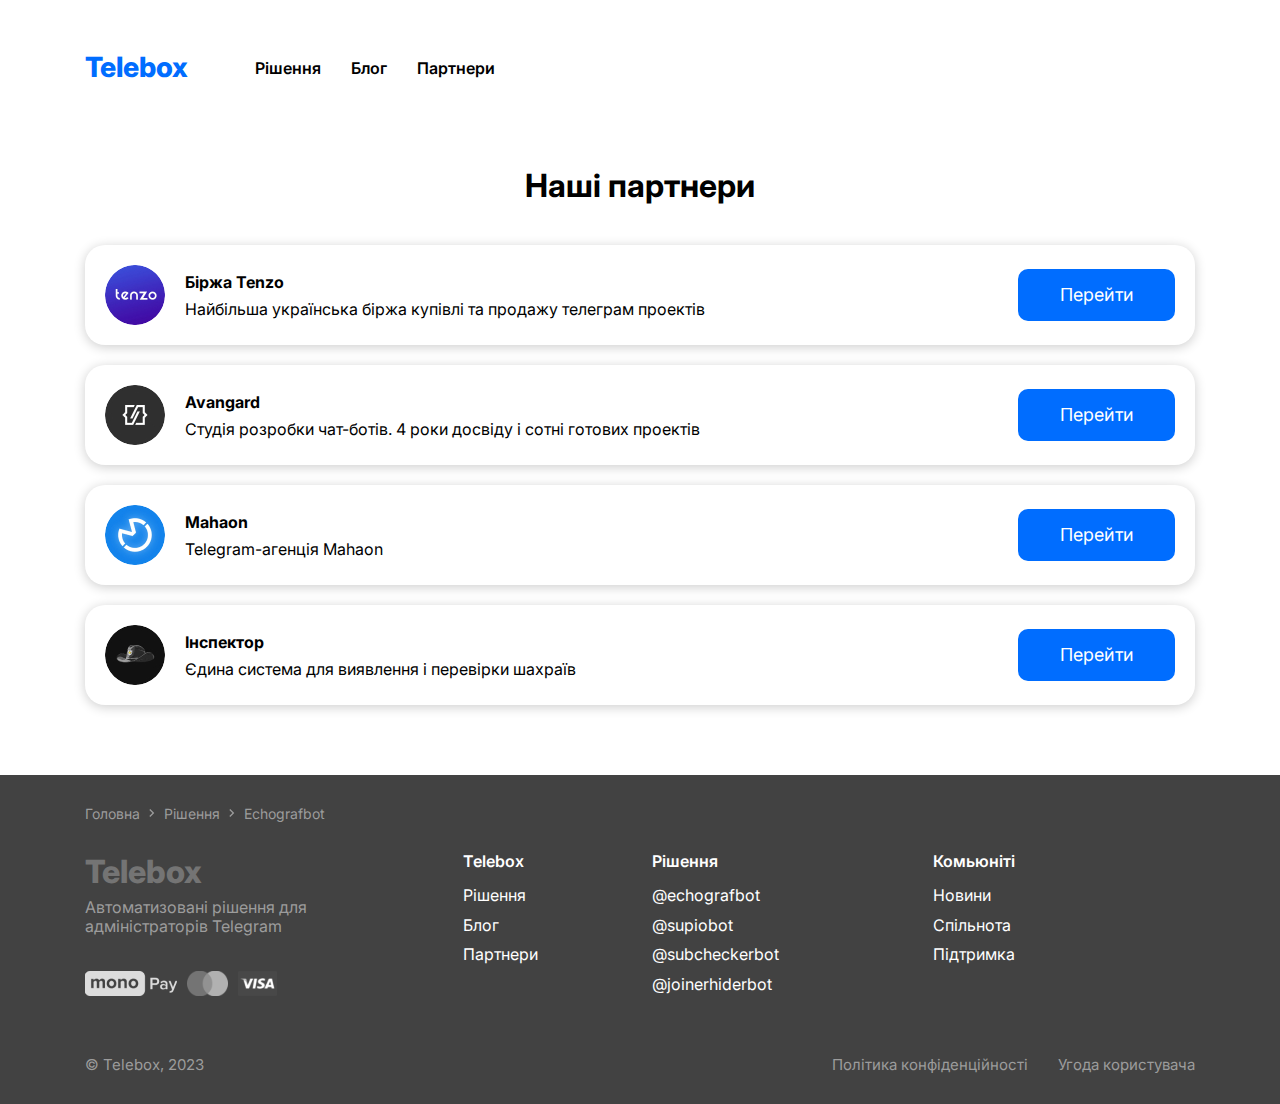
<file: partners.html>
<!DOCTYPE html>
<html lang="uk">

<head>
  <meta charset="UTF-8">
  <meta name="viewport" content="width=device-width, initial-scale=1.0">
  <script src="https://code.jquery.com/jquery-3.6.1.min.js"></script>
  <link rel="stylesheet" href="https://cdn.jsdelivr.net/npm/swiper@9/swiper-bundle.min.css">
  <link rel="stylesheet" href="css/style.css">
  <title>Telebox</title>
</head>

<body>
  <div class="wrapper">
    <header class="wrapper__header wrapper__header_white header">
      <div class="header__container">
        <div class="header__logo "><a href="index.html">Telebox</a></div>
        <nav class="header__menu menu">
          <ul class="menu__list">
            <li class="menu__item">
              <a href="decision.html" class="menu__link ">Рішення</a>
            </li>
            <li class="menu__item">
              <a href="blog.html" class="menu__link ">Блог</a>
            </li>
            <li class="menu__item">
              <a href="partners.html" class="menu__link active">Партнери</a>
            </li>
            <li class="menu__item disable">
              <a href="https://t.me/teleboxsupportbot" target="_blank" class="menu__link">Підтримка</a>
            </li>
          </ul>
        </nav>
        <button class="header__burger"><span></span></button>
      </div>
    </header>
    <main class="page">
      <section class="page__partners  partners ">
        <div class="partners__container">
          <h2 class="partners__title title">Наші партнери</h2>
          <div class="partners__body">
            <a href="https://t.me/+PxyPkaKKyYJkZDcy" target="_blank" class="partners__item partners-item">
              <div class="partners-item__image"><img src="img/partners/partners__image1.jpg" alt="Tenzo logo"></div>
              <div class="partners-item__content">
                <h3 class="partners-item__title">Біржа Tenzo</h3>
                <div class="partners-item__text">
                  <p>Найбільша українська біржа купівлі та продажу телеграм проектів</p>
                </div>
              </div>
              <div class="partners-item__link">Перейти</div>
            </a>
            <a href="https://t.me/+NZhYilCXappjZGEy" target="_blank" class="partners__item partners-item">
              <div class="partners-item__image"><img src="img/partners/partners__image2.jpg" alt="Avangard logo"></div>
              <div class="partners-item__content">
                <h3 class="partners-item__title">Avangard</h3>
                <div class="partners-item__text">
                  <p>Студія розробки чат-ботів. 4 роки досвіду і сотні готових проектів</p>
                </div>
              </div>
              <div class="partners-item__link">Перейти</div>
            </a>
            <a href="https://t.me/+_UEfWqcT7PM2M2My" target="_blank" class="partners__item partners-item">
              <div class="partners-item__image"><img src="img/partners/partners__image3.jpg" alt="Mahaon logo"></div>
              <div class="partners-item__content">
                <h3 class="partners-item__title">Mahaon</h3>
                <div class="partners-item__text">
                  <p>Telegram-агенція Mahaon</p>
                </div>
              </div>
              <div class="partners-item__link">Перейти</div>
            </a>
            <a href="https://t.me/+gqfC9aqdY-tiMmU6" target="_blank" class="partners__item partners-item">
              <div class="partners-item__image"><img src="img/partners/partners__image4.jpg" alt="Інспектор logo"></div>
              <div class="partners-item__content">
                <h3 class="partners-item__title">Інспектор</h3>
                <div class="partners-item__text">
                  <p>Єдина система для виявлення і перевірки шахраїв</p>
                </div>
              </div>
              <div class="partners-item__link">Перейти</div>
            </a>
          </div>
        </div>
      </section>
    </main>
    <footer class="wrapper__footer footer">
      <div class="footer__container">
        <div class="footer__bread-crumbs bread-crumbs">
          <a href="index.html" class="bread-crumbs__next ">Головна</a>
          <a href="decision.html" class="bread-crumbs__next">Рішення</a>
          <a href="#" class="bread-crumbs__next">Echografbot</a>
        </div>
        <div class="footer__body footer-body">
          <div class="footer-body__main">
            <a class="footer-body__logo " href="index.html">Telebox</a>
            <div class="footer-body__label">Автоматизовані рішення для адміністраторів Telegram</div>
            <div class="footer-body__row">
              <a href="#"><img src="img/footer/footer_mono.png" alt="monobank"></a>
              <a href="#"><img src="img/footer/footer_mastercard.svg" alt="mastercard"></a>
              <a href="#"><img src="img/footer/footer_visa.svg" alt="visa"></a>
            </div>
          </div>
          <div class="footer-body__box one">
            <div class="footer-body__column ">
              <h4 class="footer-body__title">Telebox</h4>
              <ul class="footer-body__list ">
                <li class="footer-body__item"><a href="decision.html" class="footer-body__link">Рішення</a></li>
                <li class="footer-body__item"><a href="blog.html" class="footer-body__link">Блог</a></li>
                <li class="footer-body__item"><a href="partners.html" class="footer-body__link">Партнери</a></li>
              </ul>
            </div>
            <div class="footer-body__column">
              <h4 class="footer-body__title">Рішення</h4>
              <ul class="footer-body__list">
                <li class="footer-body__item">
                  <a href="https://t.me/onspectorbot" target="_blank" class="footer-body__link">@echografbot</a>
                </li>
                <li class="footer-body__item">
                  <a href="https://t.me/supiobot" target="_blank" class="footer-body__link">@supiobot</a>
                </li>
                <li class="footer-body__item">
                  <a href="https://t.me/SubCheckerBot" target="_blank" class="footer-body__link">@subcheckerbot</a>
                </li>
                <li class="footer-body__item">
                  <a href="https://t.me/joinerhidebot" target="_blank" class="footer-body__link">@joinerhiderbot</a>
                </li>
              </ul>
            </div>

            <div class="footer-body__column">
              <h4 class="footer-body__title">Комьюніті</h4>
              <ul class="footer-body__list">
                <li class="footer-body__item"><a href="https://t.me/+Okimyvsgyuk2Mzcy" target="_blank"
                    class="footer-body__link">Новини</a></li>
                <li class="footer-body__item"><a href=" https://t.me/+KJ2lGECePN41MjVi" target="_blank"
                    class="footer-body__link">Спільнота</a></li>
                <li class="footer-body__item"><a href=" https://t.me/teleboxsupportbot" target="_blank"
                    class="footer-body__link">Підтримка</a></li>
              </ul>
            </div>
          </div>

        </div>
        <div class="footer__out-row out-row">
          <div class="out-row__copyright">© Telebox, 2023</div>
          <a href="#" class="out-row__privacy">Політика конфіденційності</a>
          <a href="#" class="out-row__agreement">Угода користувача</a>
        </div>
      </div>
    </footer>
  </div>
  <script src="https://cdn.jsdelivr.net/npm/swiper@9/swiper-bundle.min.js"></script>
  <script src="js/script.js"></script>
</body>

</html>
</file>
<file: css/style.css>
@import url("https://fonts.googleapis.com/css?family=Inter:regular,500,600,700&display=swap");
@import url("https://fonts.googleapis.com/css?family=Manrope:regular,500,600,700,800&display=swap");
.out-row__privacy, .out-row__agreement, .footer-body__link {
  -webkit-transition: color 400ms ease;
  -o-transition: color 400ms ease;
  transition: color 400ms ease;
  position: relative;
}
.out-row__privacy::before, .out-row__agreement::before, .footer-body__link::before {
  position: absolute;
  content: "";
  width: 0;
  height: 0.0625rem;
  bottom: 0;
  left: 50%;
  -webkit-transition: width 400ms ease, left 400ms ease;
  -o-transition: width 400ms ease, left 400ms ease;
  transition: width 400ms ease, left 400ms ease;
}
@media (any-hover: hover) {
  .out-row__privacy:hover:hover::before, .out-row__agreement:hover:hover::before, .footer-body__link:hover:hover::before {
    width: 100%;
    left: 0;
  }
}

.community__body {
  display: grid;
}

.blog-body__img, .community-body__item_big, .community-body__item {
  position: relative;
}
.blog-body__img img, .community-body__item_big img, .community-body__item img {
  position: absolute;
  width: 100%;
  height: 100%;
  top: 0;
  left: 0;
}

.blog-body__img, .community-body__item {
  overflow: hidden;
}
.blog-body__img img, .community-body__item img {
  -webkit-transition: -webkit-transform 400ms ease;
  transition: -webkit-transform 400ms ease;
  -o-transition: transform 400ms ease;
  transition: transform 400ms ease;
  transition: transform 400ms ease, -webkit-transform 400ms ease;
}

*,
*::before,
*::after {
  padding: 0;
  margin: 0;
  border: 0;
  -webkit-box-sizing: border-box;
          box-sizing: border-box;
}

a {
  text-decoration: none;
  color: inherit;
}

li {
  list-style: none;
}

img {
  vertical-align: top;
}

h1,
h2,
h3,
h4,
h5,
h6 {
  font-weight: inherit;
  font-size: inherit;
}

html,
body {
  height: 100%;
  line-height: 1;
}

textarea,
button,
input {
  font-weight: inherit;
  font-size: inherit;
  color: inherit;
  font-family: inherit;
}

button {
  cursor: pointer;
  background-color: inherit;
}

.title {
  font-weight: 700;
  font-size: 2rem;
  line-height: 1.22;
  color: #000;
  text-align: center;
  margin-bottom: 2.5rem;
}
@media (max-width: 47.99875em) {
  .title {
    font-size: 1.5rem;
    margin-bottom: 1.875rem;
  }
}

.sub-title {
  font-weight: 700;
  font-size: 1.5rem;
  line-height: 1.21;
}
.sub-title:not(:last-child) {
  margin-bottom: 1.25rem;
}
.sub-title_min:not(:last-child) {
  margin-bottom: 0.25rem;
}
.sub-title_small {
  font-size: 1.125rem;
}
.sub-title_small:not(:last-child) {
  margin-bottom: 0.25rem;
}
.sub-title_small-bottom {
  font-size: 1.125rem;
}

body {
  font-family: "Inter";
  font-size: 1.125rem;
  line-height: 1.22;
  color: #000;
}
body.lock {
  overflow: hidden;
}

.wrapper {
  overflow: hidden;
  min-height: 100%;
  position: relative;
  display: -webkit-box;
  display: -ms-flexbox;
  display: flex;
  -webkit-box-orient: vertical;
  -webkit-box-direction: normal;
      -ms-flex-direction: column;
          flex-direction: column;
}

.wrapper > main {
  -webkit-box-flex: 1;
      -ms-flex-positive: 1;
          flex-grow: 1;
}

[class*=__container] {
  margin: 0 auto;
  max-width: 71.25rem;
  padding: 0 0.9375rem;
}

.wrapper {
  background-color: #fff;
}
@media (max-width: 47.99875em) {
  .wrapper__header {
    position: fixed;
    width: 100%;
    top: 0;
    left: 0;
    z-index: 50;
  }
}

.wrapper__header {
  background-color: #eff8ff;
}
.wrapper__header_white {
  background-color: #fff;
}

.header__container {
  padding-top: 3.125rem;
  padding-bottom: 3.125rem;
  display: -webkit-box;
  display: -ms-flexbox;
  display: flex;
  -webkit-box-align: center;
      -ms-flex-align: center;
          align-items: center;
  gap: 4.1875rem;
}
@media (max-width: 47.99875em) {
  .header__container {
    padding-top: 1.25rem;
    padding-bottom: 1.25rem;
    -webkit-box-pack: justify;
        -ms-flex-pack: justify;
            justify-content: space-between;
  }
}
.header__logo {
  font-weight: 800;
  font-size: 1.75rem;
  line-height: 1.28;
  color: #006dff;
  position: relative;
  z-index: 5;
}
@media (max-width: 47.99875em) {
  .header__logo {
    font-size: 1.5rem;
  }
}
@media (max-width: 47.99875em) {
  .header__menu {
    position: fixed;
    width: 100%;
    height: 100%;
    top: 0;
    right: -100%;
    background-color: #fff;
    overflow: auto;
    opacity: 0;
    -webkit-transition: right 600ms ease, opacity 400ms ease-in;
    -o-transition: right 600ms ease, opacity 400ms ease-in;
    transition: right 600ms ease, opacity 400ms ease-in;
  }
  .header__menu.active {
    right: 0%;
    opacity: 1;
  }
  .header__menu.active::before {
    content: "";
    position: fixed;
    width: 100%;
    height: 5rem;
    background-color: #fff;
    z-index: 2;
  }
}
@media (max-width: 47.99875em) and (max-width: 47.99875em) {
  .header__menu.active .menu__item {
    padding: 0 0 1.25rem;
    border-bottom: 0.0625rem solid #9c9c9c;
  }
  .header__menu.active .menu__item.disable {
    display: block;
  }
}
@media (min-width: 47.9375em) {
  .header__burger {
    display: none;
  }
}
@media (max-width: 47.99875em) {
  .header__burger {
    width: 2.1875rem;
    height: 1.375rem;
    position: relative;
    z-index: 3;
  }
  .header__burger::after, .header__burger::before, .header__burger span {
    content: "";
    position: absolute;
    width: 100%;
    height: 0.1875rem;
    right: 0;
    background-color: #424242;
    border-radius: 0.1875rem;
    -webkit-transition: all 400ms ease;
    -o-transition: all 400ms ease;
    transition: all 400ms ease;
  }
  .header__burger::after {
    top: 0;
  }
  .header__burger::before {
    bottom: 0;
  }
  .header__burger span {
    top: 42%;
  }
  .header__burger.active::before {
    bottom: 0.5625rem;
    -webkit-transform: rotate(-45deg);
        -ms-transform: rotate(-45deg);
            transform: rotate(-45deg);
  }
  .header__burger.active::after {
    top: 0.625rem;
    -webkit-transform: rotate(45deg);
        -ms-transform: rotate(45deg);
            transform: rotate(45deg);
  }
  .header__burger.active span {
    opacity: 0;
  }
}

.menu__list {
  display: -webkit-box;
  display: -ms-flexbox;
  display: flex;
  gap: 1.875rem;
}
@media (max-width: 47.99875em) {
  .menu__list {
    padding: 6.25rem 1.25rem 1.25rem;
    -webkit-box-orient: vertical;
    -webkit-box-direction: normal;
        -ms-flex-direction: column;
            flex-direction: column;
    gap: 1.25rem;
  }
}
@media (min-width: 47.9375em) {
  .menu__item.disable {
    display: none;
  }
}
.menu__link {
  font-weight: 600;
  font-size: 1rem;
  -webkit-transition: color 300ms ease;
  -o-transition: color 300ms ease;
  transition: color 300ms ease;
}
@media (any-hover: hover) {
  .menu__link:hover {
    color: #006dff;
  }
}
.menu__link.active {
  pointer-events: none;
}

.wrapper__footer {
  padding: 1.875rem 0;
  background-color: #424242;
}

.footer__bread-crumbs {
  display: -webkit-box;
  display: -ms-flexbox;
  display: flex;
  -webkit-box-align: center;
      -ms-flex-align: center;
          align-items: center;
  gap: 0.5rem;
  color: #9c9c9c;
  margin-bottom: 1.875rem;
  font-size: 0.875rem;
}
.footer__body {
  margin-bottom: 3.75rem;
}
@media (max-width: 47.99875em) {
  .footer__body {
    margin-bottom: 1.875rem;
  }
  .footer__body > :not(:last-child) {
    margin-bottom: 1.875rem;
  }
}
@media (min-width: 47.9375em) {
  .footer__body {
    display: grid;
    grid-template-columns: auto 1fr;
    gap: 1.875rem;
  }
}
.footer__out-row {
  color: #9c9c9c;
  font-size: 0.9375rem;
  line-height: 1.2;
  display: -webkit-box;
  display: -ms-flexbox;
  display: flex;
  -webkit-box-align: center;
      -ms-flex-align: center;
          align-items: center;
  -ms-flex-wrap: wrap;
      flex-wrap: wrap;
  gap: 0.625rem 1.875rem;
}
@media (max-width: 27.99875em) {
  .footer__out-row {
    font-size: 0.8125rem;
  }
}

.bread-crumbs__next {
  display: -webkit-box;
  display: -ms-flexbox;
  display: flex;
  gap: 0.5rem;
  -webkit-box-align: center;
      -ms-flex-align: center;
          align-items: center;
}
.bread-crumbs__next.active {
  pointer-events: none;
}
.bread-crumbs__next:not(:last-child)::after {
  -webkit-box-flex: 0;
      -ms-flex: 0 0 0.5rem;
          flex: 0 0 0.5rem;
  content: "";
  width: 0.3125rem;
  height: 0.5rem;
  background: url(../img/footer/arrow__gray.svg) center no-repeat;
}

.footer-body__main {
  max-width: 15.9375rem;
  color: #9c9c9c;
}
.footer-body__logo {
  display: inline-block;
  font-weight: 800;
  font-size: 2rem;
  line-height: 1.28;
  color: #747474;
  -webkit-transition: color 400ms ease;
  -o-transition: color 400ms ease;
  transition: color 400ms ease;
}
.footer-body__logo:not(:last-child) {
  margin-bottom: 0.3125rem;
}
.footer-body__logo.active {
  pointer-events: none;
}
@media (max-width: 47.99875em) {
  .footer-body__logo {
    font-size: 1.625rem;
  }
}
@media (any-hover: hover) {
  .footer-body__logo:hover {
    color: #006dff;
  }
}
.footer-body__label {
  font-size: 1rem;
  margin-bottom: 2.125rem;
}
.footer-body__row {
  display: -webkit-box;
  display: -ms-flexbox;
  display: flex;
  -webkit-box-align: center;
      -ms-flex-align: center;
          align-items: center;
  gap: 0.625rem;
}
.footer-body__row a {
  -webkit-transition: all 300ms ease;
  -o-transition: all 300ms ease;
  transition: all 300ms ease;
}
@media (any-hover: hover) {
  .footer-body__row a:hover {
    -webkit-transform: scale(1.1);
        -ms-transform: scale(1.1);
            transform: scale(1.1);
  }
}
.footer-body__row img {
  max-width: 100%;
  text-align: center;
}
@media (min-width: 61.9375em) {
  .footer-body__box {
    gap: 1.875rem;
  }
}
@media (min-width: 31.25em) {
  .footer-body__box {
    display: grid;
    grid-template-columns: repeat(auto-fit, minmax(8.125rem, 1fr));
    gap: 1.25rem;
  }
}
@media (max-width: 31.31125em) {
  .footer-body__box > :not(:last-child) {
    margin-bottom: 2.0625rem;
  }
}
.footer-body__column {
  color: #fff;
  font-size: 1rem;
}
.footer-body__column > :not(:last-child) {
  margin-bottom: 0.9375rem;
}
@media (min-width: 61.9375em) {
  .footer-body__column:nth-child(1) {
    justify-self: center;
  }
}
@media (max-width: 27.99875em) {
  .footer-body__column > :not(:last-child) {
    margin-bottom: 0.3125rem;
  }
}
.footer-body__title {
  font-weight: 600;
}
@media (max-width: 31.31125em) {
  .footer-body__title {
    display: -webkit-box;
    display: -ms-flexbox;
    display: flex;
    -webkit-box-pack: justify;
        -ms-flex-pack: justify;
            justify-content: space-between;
    -webkit-box-align: center;
        -ms-flex-align: center;
            align-items: center;
    padding-bottom: 0.9375rem;
    border-bottom: 0.0625rem solid #fff;
    cursor: pointer;
  }
  .footer-body__title.active {
    border-bottom: 0.0625rem solid transparent;
  }
  .footer-body__title.active::after {
    -webkit-transform: rotate(90deg);
        -ms-transform: rotate(90deg);
            transform: rotate(90deg);
  }
  .footer-body__title::after {
    content: "";
    -webkit-box-flex: 0;
        -ms-flex: 0 0 1.25rem;
            flex: 0 0 1.25rem;
    width: 1.25rem;
    height: 1.25rem;
    background: url(../img/footer/arrow_white.svg) center no-repeat;
    -webkit-transition: -webkit-transform 300ms ease;
    transition: -webkit-transform 300ms ease;
    -o-transition: transform 300ms ease;
    transition: transform 300ms ease;
    transition: transform 300ms ease, -webkit-transform 300ms ease;
  }
}
.footer-body__list > :not(:last-child) {
  margin-bottom: 0.625rem;
}
@media (max-width: 31.31125em) {
  .footer-body__list {
    display: none;
  }
}
.footer-body__link::before {
  background-color: #fff;
}
@media (any-hover: hover) {
  .footer-body__link:hover {
    color: #fff;
  }
}
@media (max-width: 27.99875em) {
  .footer-body__link {
    font-size: 0.9375rem;
  }
}

.out-row__copyright {
  -webkit-box-flex: 1;
      -ms-flex: 1 1 auto;
          flex: 1 1 auto;
}
.out-row__privacy, .out-row__agreement {
  -webkit-box-flex: 0;
      -ms-flex: 0 0 auto;
          flex: 0 0 auto;
}
.out-row__privacy::before, .out-row__agreement::before {
  background-color: #9c9c9c;
}
@media (any-hover: hover) {
  .out-row__privacy:hover, .out-row__agreement:hover {
    color: #9c9c9c;
  }
}
@media (max-width: 47.99875em) {
  .out-row__copyright {
    -webkit-box-flex: 1;
        -ms-flex: 1 1 100%;
            flex: 1 1 100%;
  }
}

.page__main {
  padding-top: 6.25rem;
  padding-bottom: 5.125rem;
  background-color: #eff8ff;
}
@media (max-width: 47.99875em) {
  .page__main {
    padding-top: 6.25rem;
    padding-bottom: 3.125rem;
  }
}

.main__content {
  margin-bottom: 4.4375rem;
  max-width: 46.875rem;
}
@media (max-width: 47.99875em) {
  .main__content {
    margin-bottom: 3.75rem;
  }
}
.main__title {
  font-weight: 700;
  font-size: 3rem;
  margin-bottom: 0.9375rem;
}
@media (max-width: 47.99875em) {
  .main__title {
    font-size: 1.5rem;
  }
}
.main__text {
  margin-bottom: 1.5625rem;
  max-width: 21.25rem;
}
@media (max-width: 47.99875em) {
  .main__text {
    font-size: 0.875rem;
    max-width: 16.5625rem;
  }
}
.main__link {
  font-weight: 600;
  color: #fff;
  background-color: #006dff;
  border: 0.0625rem solid transparent;
  padding: 0.9375rem;
  min-width: 9.75rem;
  text-align: center;
  display: inline-block;
  border-radius: 0.625rem;
  -webkit-transition: all 400ms linear;
  -o-transition: all 400ms linear;
  transition: all 400ms linear;
}
@media (any-hover: hover) {
  .main__link:hover {
    color: #006dff;
    background-color: transparent;
    border: 0.0625rem solid #006dff;
  }
}
.main__body {
  display: -webkit-box;
  display: -ms-flexbox;
  display: flex;
  -ms-flex-wrap: wrap;
      flex-wrap: wrap;
  -webkit-box-align: center;
      -ms-flex-align: center;
          align-items: center;
  -ms-flex-pack: distribute;
      justify-content: space-around;
  gap: 2.5rem;
}
@media (min-width: 61.9375em) {
  .main__body {
    -webkit-box-pack: justify;
        -ms-flex-pack: justify;
            justify-content: space-between;
  }
}
@media (max-width: 31.25em) {
  .main__body {
    gap: 1.25rem;
  }
}

.main-body__column {
  -webkit-box-flex: 0;
      -ms-flex: 0 0 auto;
          flex: 0 0 auto;
  text-align: center;
}
.main-body__column > :not(:last-child) {
  margin-bottom: 0.625rem;
}
@media (max-width: 31.25em) {
  .main-body__column:last-child {
    -webkit-box-flex: 0;
        -ms-flex: 0 0 45%;
            flex: 0 0 45%;
    min-width: 11.875rem;
  }
}
.main-body__text, .main-body__name {
  font-weight: 500;
  color: rgba(0, 0, 0, 0.6);
}
.main-body__value {
  font-weight: 700;
  font-size: 2.25rem;
  color: #000;
}
.main-body__text {
  max-width: 19.3125rem;
  text-align: left;
}
.main-body__text a {
  color: rgba(0, 110, 255, 0.6);
  display: inline-block;
  position: relative;
}
.main-body__text a::before {
  position: absolute;
  content: "";
  width: 100%;
  height: 0.0625rem;
  bottom: -0.0625rem;
  right: 0;
  background-color: rgba(0, 110, 255, 0.6);
  -webkit-transition: all 300ms ease;
  -o-transition: all 300ms ease;
  transition: all 300ms ease;
}
@media (any-hover: hover) {
  .main-body__text a:hover::before {
    width: 0;
  }
}

.community__container {
  padding-bottom: 4.375rem;
}
@media (max-width: 47.99875em) {
  .community__container {
    padding-bottom: 3.125rem;
  }
}
.community__body {
  grid-template-columns: repeat(auto-fit, minmax(18.125rem, 1fr));
  gap: 0.625rem 1.875rem;
}
@media (max-width: 61.99875em) {
  .community__body {
    grid-template: 1fr 1fr/1fr;
  }
}

.community-body__item {
  padding-bottom: 57.142857%;
  border-radius: 0.75rem;
}
.community-body__item img {
  -o-object-fit: cover;
     object-fit: cover;
}
@media (any-hover: hover) {
  .community-body__item:hover img {
    -webkit-transform: scale(1.05);
        -ms-transform: scale(1.05);
            transform: scale(1.05);
  }
}
.community-body__item_big {
  padding-bottom: 27.39726%;
  border-radius: 0.9375rem;
}
@media (min-width: 61.9375em) {
  .community-body__item_big {
    grid-column: 1/3;
  }
}
.community-body__item_big img {
  -o-object-fit: cover;
     object-fit: cover;
}

.reviews__container {
  padding-bottom: 4.375rem;
}
@media (max-width: 47.99875em) {
  .reviews__container {
    padding-bottom: 3.125rem;
  }
}
.reviews__swiper {
  padding-bottom: 3.125rem;
}
.reviews__wrapper {
  max-width: 66.625rem;
}
.reviews__swiper-navigation {
  position: absolute;
  max-width: 9.375rem;
  width: 100%;
  height: 1.5rem;
  bottom: 0;
  left: 0;
  display: -webkit-box;
  display: -ms-flexbox;
  display: flex;
  -webkit-box-pack: justify;
      -ms-flex-pack: justify;
          justify-content: space-between;
  -webkit-box-align: center;
      -ms-flex-align: center;
          align-items: center;
  gap: 0.3125rem;
}
.reviews__swiper-pagination {
  position: relative;
  z-index: 1;
}
.reviews__swiper-pagination .swiper-pagination-bullet {
  width: 0.75rem;
  height: 0.75rem;
  overflow: hidden;
  border-radius: 50%;
  background-color: #d9d9d9;
  opacity: 1;
}
.reviews__swiper-pagination .swiper-pagination-bullet-active {
  background-color: #006dff;
}
.reviews .swiper-pagination-bullets,
.reviews .swiper-pagination-bullets.swiper-pagination-horizontal,
.reviews .swiper-pagination-custom,
.reviews .swiper-pagination-fraction {
  bottom: 0;
}
.reviews__swiper-button-prev, .reviews__swiper-button-next {
  position: relative;
  z-index: 2;
}
.reviews__swiper-button-prev::after, .reviews__swiper-button-next::after {
  color: #d9d9d9;
  font-size: 1.25rem;
}

.swiper-slide__text {
  margin-bottom: 1rem;
  font-size: 1.125rem;
}
.swiper-slide__author {
  margin-bottom: 0.5rem;
}
.swiper-slide__about-autor {
  font-size: 0.8125rem;
  color: #a0a0a0;
}

.seo__container {
  max-width: 57.5rem;
  padding-bottom: 4.375rem;
}
@media (max-width: 47.99875em) {
  .seo__container {
    padding-bottom: 3.125rem;
  }
}
.seo__content {
  overflow-y: auto;
  max-height: 18.75rem;
  padding-right: 2.5rem;
}
@media (max-width: 27.99875em) {
  .seo__content {
    max-height: 21.5625rem;
  }
}
.seo__content > :not(:last-child) {
  margin-bottom: 1rem;
}
.seo__content::-webkit-scrollbar {
  background-color: #d9d9d9;
  border-radius: 1.875rem;
  width: 0.5rem;
}
@media (max-width: 27.99875em) {
  .seo__content::-webkit-scrollbar {
    width: 0.25rem;
  }
}
.seo__content::-webkit-scrollbar-thumb {
  background-color: #006dff;
  border-radius: 1.875rem;
  width: 0.5rem;
}
@media (max-width: 27.99875em) {
  .seo__content::-webkit-scrollbar-thumb {
    width: 0.25rem;
  }
}
.seo__title {
  font-weight: 700;
  font-size: 1.5rem;
  margin-bottom: 1rem;
}
.seo__sub-title {
  font-weight: 600;
  font-size: 1rem;
}

.page__decision {
  padding-top: 1.875rem;
  padding-bottom: 6.25rem;
}
@media (max-width: 47.99875em) {
  .page__decision {
    padding-top: 6.25rem;
    padding-bottom: 3.125rem;
  }
}
.page__decision_home {
  padding-top: 4.375rem;
  padding-bottom: 4.375rem;
}
@media (max-width: 47.99875em) {
  .page__decision_home {
    padding-top: 3.125rem;
    padding-bottom: 3.125rem;
  }
}
.page__decision_home .decision__body {
  margin-bottom: 3.125rem;
}

.decision__categories {
  display: -webkit-box;
  display: -ms-flexbox;
  display: flex;
  -webkit-box-pack: center;
      -ms-flex-pack: center;
          justify-content: center;
  gap: 0.625rem;
  margin-bottom: 2.5rem;
}
.decision__link {
  font-weight: 600;
  font-size: 1rem;
  line-height: 1.39;
  color: #006dff;
  display: -webkit-box;
  display: -ms-flexbox;
  display: flex;
  -webkit-box-pack: center;
      -ms-flex-pack: center;
          justify-content: center;
  -webkit-box-align: center;
      -ms-flex-align: center;
          align-items: center;
  gap: 0.5rem;
}
.decision__link::after {
  content: "";
  -webkit-box-flex: 0;
      -ms-flex: 0 0 0.625rem;
          flex: 0 0 0.625rem;
  width: 0.625rem;
  height: 0.75rem;
  background: url(../img/svg/arrow.svg) center no-repeat;
  -webkit-transition: -webkit-transform 400ms ease;
  transition: -webkit-transform 400ms ease;
  -o-transition: transform 400ms ease;
  transition: transform 400ms ease;
  transition: transform 400ms ease, -webkit-transform 400ms ease;
}
@media (any-hover: hover) {
  .decision__link:hover::after {
    -webkit-transform: translateX(0.3125rem);
        -ms-transform: translateX(0.3125rem);
            transform: translateX(0.3125rem);
  }
}

.decision-categories__item {
  font-weight: 500;
  line-height: 1.19;
  display: inline-block;
  color: #808080;
  padding: 0.625rem 1.5rem;
  border-bottom: 0.0625rem solid #808080;
}
@media (max-width: 31.25em) {
  .decision-categories__item {
    font-size: 1rem;
    padding: 0.625rem;
  }
}
@media (max-width: 25em) {
  .decision-categories__item {
    padding: 0.5rem 0.125rem;
  }
}
.decision-categories__item.active {
  color: #3e97ed;
  border-bottom: 0.0625rem solid #3e97ed;
}

.decision-body__items {
  display: none;
}
.decision-body__items.active {
  display: grid;
  grid-template-columns: repeat(auto-fit, minmax(18.125rem, 1fr));
  gap: 1.875rem;
}
.decision-body__item {
  display: -webkit-box;
  display: -ms-flexbox;
  display: flex;
  gap: 1rem;
}
.decision-body__image {
  max-width: 100%;
  text-align: center;
  -webkit-transition: -webkit-transform 300ms ease;
  transition: -webkit-transform 300ms ease;
  -o-transition: transform 300ms ease;
  transition: transform 300ms ease;
  transition: transform 300ms ease, -webkit-transform 300ms ease;
}
.decision-body__name {
  font-weight: 700;
  line-height: 1.39;
  margin-bottom: 0.3125rem;
  -webkit-transition: color 300ms ease;
  -o-transition: color 300ms ease;
  transition: color 300ms ease;
}
@media (any-hover: hover) {
  .decision-body__name:hover {
    color: #006dff;
  }
}
.decision-body__text {
  font-size: 1rem;
}

.page__blog {
  padding-top: 1.875rem;
  padding-bottom: 4.375rem;
}
@media (max-width: 47.99875em) {
  .page__blog {
    padding-top: 6.25rem;
    padding-bottom: 3.125rem;
  }
}
.page__blog_home {
  padding-top: 0;
  padding-bottom: 4.375rem;
}
@media (max-width: 47.99875em) {
  .page__blog {
    padding-bottom: 3.125rem;
  }
}

.blog__body {
  display: grid;
  grid-template-columns: repeat(auto-fill, minmax(18.125rem, 1fr));
  gap: 1.875rem;
}

.blog-body__column {
  display: grid;
  grid-template-rows: auto 1fr auto;
  gap: 1.25rem;
}
@media (max-width: 27.99875em) {
  .blog-body__column {
    gap: 0.625rem;
  }
}
.blog-body__img {
  display: block;
  padding-bottom: 57.142857%;
  border-radius: 0.75rem;
}
.blog-body__img img {
  -o-object-fit: cover;
     object-fit: cover;
}
@media (any-hover: hover) {
  .blog-body__img:hover img {
    -webkit-transform: scale(1.05);
        -ms-transform: scale(1.05);
            transform: scale(1.05);
  }
}
.blog-body__text {
  font-weight: 500;
  -webkit-transition: color 400ms ease;
  -o-transition: color 400ms ease;
  transition: color 400ms ease;
}
@media (any-hover: hover) {
  .blog-body__text:hover {
    color: #006dff;
  }
}
.blog-body__link {
  font-size: 1rem;
  color: #006dff;
  display: -webkit-box;
  display: -ms-flexbox;
  display: flex;
  -webkit-box-align: center;
      -ms-flex-align: center;
          align-items: center;
  gap: 0.4375rem;
}
.blog-body__link::after {
  content: "";
  -webkit-box-flex: 0;
      -ms-flex: 0 0 1rem;
          flex: 0 0 1rem;
  width: 1rem;
  height: 1rem;
  -webkit-transition: -webkit-transform 400ms ease;
  transition: -webkit-transform 400ms ease;
  -o-transition: transform 400ms ease;
  transition: transform 400ms ease;
  transition: transform 400ms ease, -webkit-transform 400ms ease;
  background: url(../img/svg/arrow.svg) center no-repeat;
}
@media (any-hover: hover) {
  .blog-body__link:hover::after {
    -webkit-transform: translateX(0.3125rem);
        -ms-transform: translateX(0.3125rem);
            transform: translateX(0.3125rem);
  }
}

.page__partners {
  padding-top: 1.875rem;
  padding-bottom: 4.375rem;
}
@media (max-width: 47.99875em) {
  .page__partners {
    padding-top: 6.25rem;
    padding-bottom: 3.125rem;
  }
}

.partners__body > :not(:last-child) {
  margin-bottom: 1.25rem;
}
.partners__item {
  display: -webkit-box;
  display: -ms-flexbox;
  display: flex;
  -webkit-box-align: center;
      -ms-flex-align: center;
          align-items: center;
  padding: 1.25rem;
  gap: 1.25rem;
  background: #fff;
  -webkit-box-shadow: 0 0.125rem 0.75rem rgba(0, 0, 0, 0.2);
          box-shadow: 0 0.125rem 0.75rem rgba(0, 0, 0, 0.2);
  border-radius: 1.25rem;
}
@media (any-hover: hover) {
  .partners__item:hover .partners-item__link {
    color: #006dff;
    background-color: transparent;
    border: 0.0625rem solid #006dff;
  }
}

.partners-item__image {
  -webkit-box-flex: 0;
      -ms-flex: 0 0 auto;
          flex: 0 0 auto;
}
.partners-item__image img {
  max-width: 100%;
  text-align: center;
  border-radius: 50%;
}
.partners-item__content {
  font-size: 1rem;
}
.partners-item__content > :not(:last-child) {
  margin-bottom: 0.4375rem;
}
.partners-item__title {
  font-weight: 700;
  line-height: 1.38;
}
.partners-item__link {
  display: none;
}
@media (min-width: 47.9375em) {
  .partners-item__link {
    display: block;
    min-width: 9.8125rem;
    padding: 0.9375rem;
    background-color: #006dff;
    text-align: center;
    color: #fff;
    border-radius: 0.625rem;
    margin: 0 0 0 auto;
    -webkit-transition: all 500ms linear;
    -o-transition: all 500ms linear;
    transition: all 500ms linear;
  }
}

.page__article {
  padding-top: 1.875rem;
  padding-bottom: 4.375rem;
}
@media (max-width: 47.99875em) {
  .page__article {
    padding-top: 6.25rem;
    padding-bottom: 3.125rem;
  }
}

.article__container {
  line-height: 1.5;
}
.article__container .title {
  text-align: left;
}
@media (max-width: 47.99875em) {
  .article__container .title {
    margin-bottom: 1.25rem;
  }
}
.article__content {
  margin-bottom: 4.375rem;
}
@media (max-width: 47.9375em) {
  .article__content {
    margin-bottom: 2.1875rem;
  }
}
.article__body > :last-child .title {
  margin-bottom: 0.5rem;
}

.article-content__sub-list > :not(:last-child), .article-content__list > :not(:last-child) {
  margin-bottom: 0.5rem;
}
.article-content__sub-list:not(:last-child), .article-content__list:not(:last-child) {
  margin-bottom: 0.5rem;
}
@media (max-width: 27.99875em) {
  .article-content__sub-list > :not(:last-child), .article-content__list > :not(:last-child) {
    margin-bottom: 0.25rem;
  }
  .article-content__sub-list:not(:last-child), .article-content__list:not(:last-child) {
    margin-bottom: 0.25rem;
  }
}
.article-content__sub-list {
  padding-left: 3.4375rem;
}
@media (max-width: 47.99875em) {
  .article-content__sub-list {
    padding-left: 1.875rem;
  }
}
@media (max-width: 27.99875em) {
  .article-content__sub-list {
    padding-left: 0.9375rem;
  }
}

.article-body__wrapper:not(:last-child) {
  padding-bottom: 4.375rem;
}
@media (max-width: 47.99875em) {
  .article-body__wrapper:not(:last-child) {
    padding-bottom: 3.125rem;
  }
}
.article-body__text:not(:last-child) {
  margin-bottom: 1.5625rem;
}
.article-body__link_mark {
  color: #006dff;
  text-decoration: underline;
}
@media (any-hover: hover) {
  .article-body__link_mark:hover {
    text-decoration: none;
  }
}
.article-body__list > :not(:last-child) {
  margin-bottom: 0.25rem;
}
.article-body__list:not(:last-child) {
  margin-bottom: 1.5625rem;
}
.article-body__image {
  text-align: center;
}
.article-body__image:not(:last-child) {
  margin-bottom: 1.5625rem;
}
.article-body__image > :not(:last-child) {
  margin-bottom: 0.5rem;
}
.article-body__image img {
  max-width: 100%;
}
.article-body__sub-text:not(:last-child) {
  margin-bottom: 1.875rem;
}

.article-body-list__item > :not(:last-child) {
  margin-bottom: 0.25rem;
}

.page__instruction {
  padding-top: 1.875rem;
  padding-bottom: 4.375rem;
}
@media (max-width: 47.99875em) {
  .page__instruction {
    padding-top: 6.25rem;
    padding-bottom: 3.125rem;
  }
}

.instruction__container {
  max-width: 55.1875rem;
  line-height: 1.5;
}
.instruction__content:not(:last-child) {
  margin-bottom: 4.375rem;
}
@media (max-width: 47.99875em) {
  .instruction__content:not(:last-child) {
    margin-bottom: 2.1875rem;
  }
}

.instruction-content__list {
  font-size: 1.25rem;
  font-weight: 700;
}
.instruction-content__list > :not(:last-child) {
  margin-bottom: 0.9375rem;
}

.instruction-content-list__sub-list {
  font-weight: 400;
  font-size: 1.125rem;
  padding-left: 1.25rem;
}

.instrustion__body > :not(:last-child) {
  margin-bottom: 4.375rem;
}
@media (max-width: 47.99875em) {
  .instrustion__body > :not(:last-child) {
    margin-bottom: 2.1875rem;
  }
}

.instrustion-body__text:not(:last-child) {
  margin-bottom: 1.25rem;
}
.instrustion-body__text > :not(:last-child) {
  margin-bottom: 1.25rem;
}
.instrustion-body__text span {
  font-weight: 700;
  font-size: 1.125rem;
}
.instrustion-body__text a {
  color: #006dff;
  text-decoration: underline;
}
@media (any-hover: hover) {
  .instrustion-body__text a:hover {
    text-decoration: none;
  }
}
.instrustion-body__text_red-star span {
  color: red;
}
.instrustion-body__list:not(:last-child) {
  margin-bottom: 1.25rem;
}
.instrustion-body__list span {
  color: red;
}
</file>
